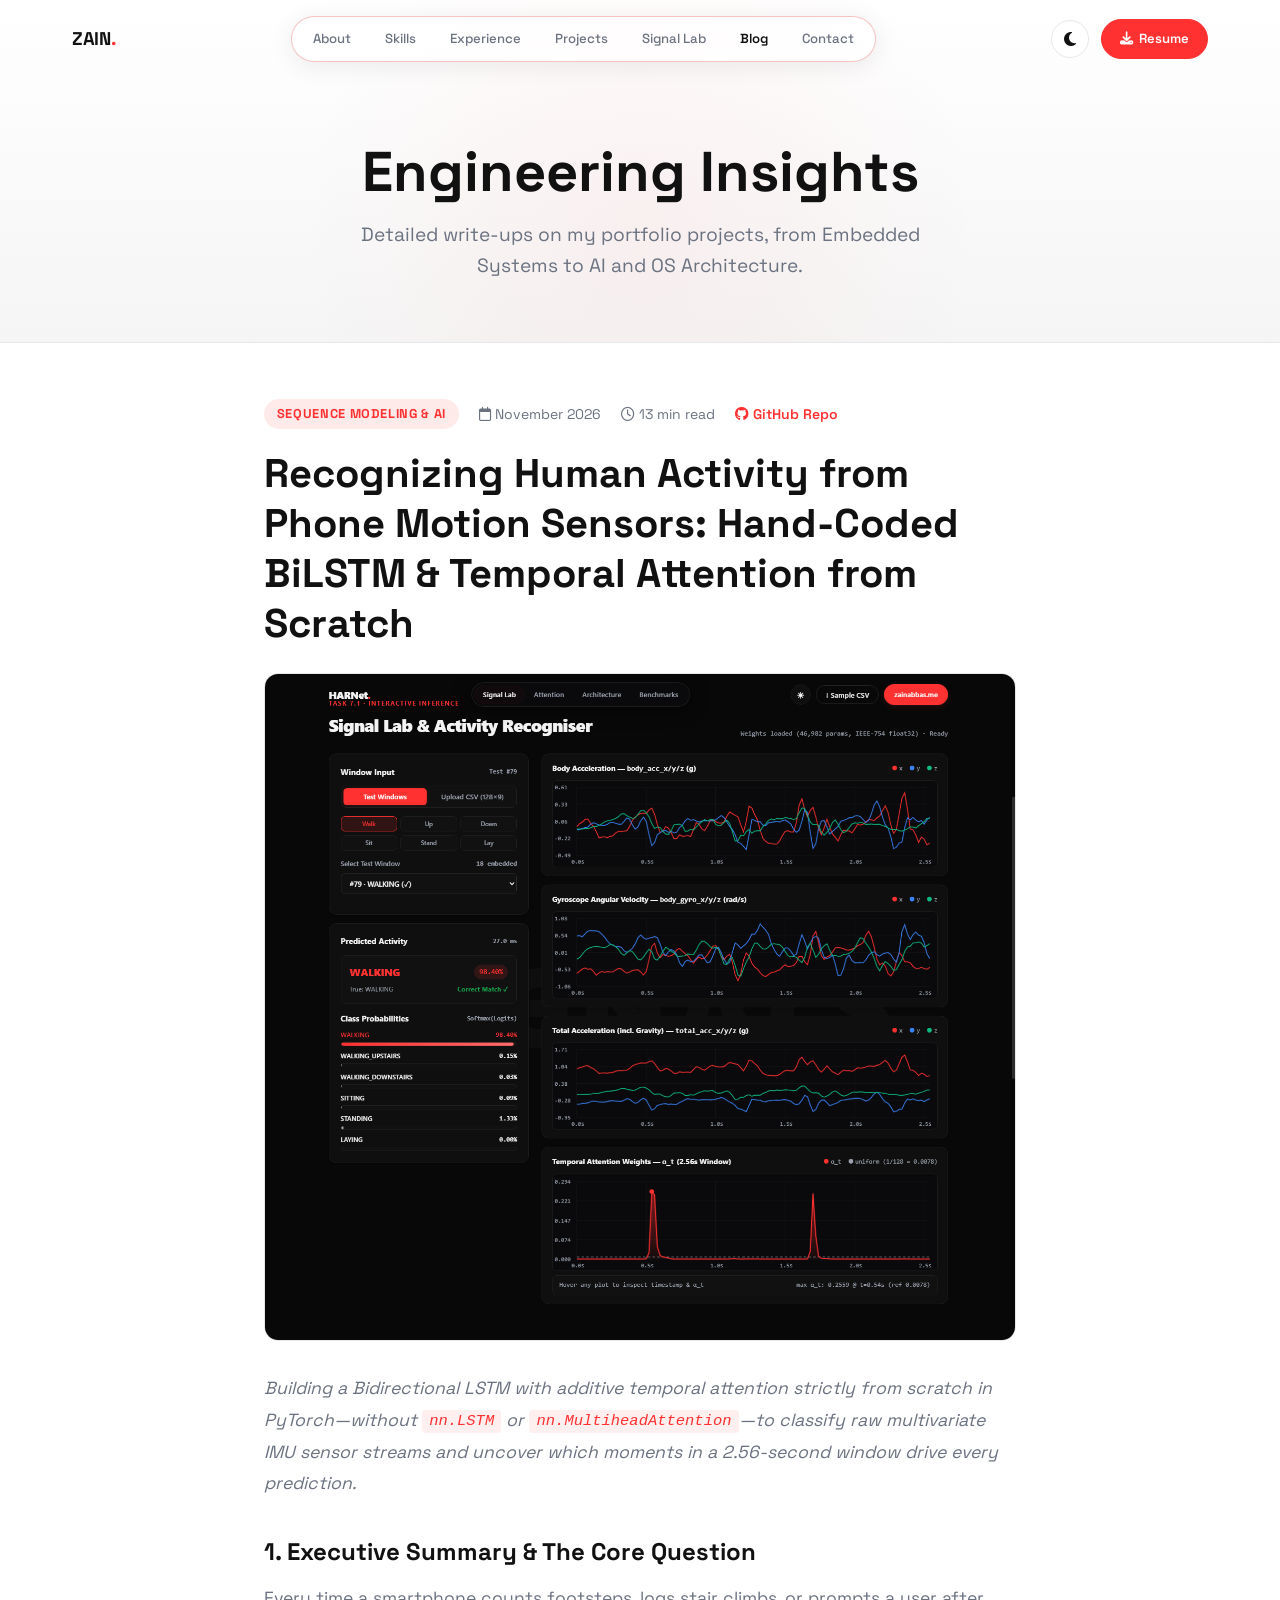
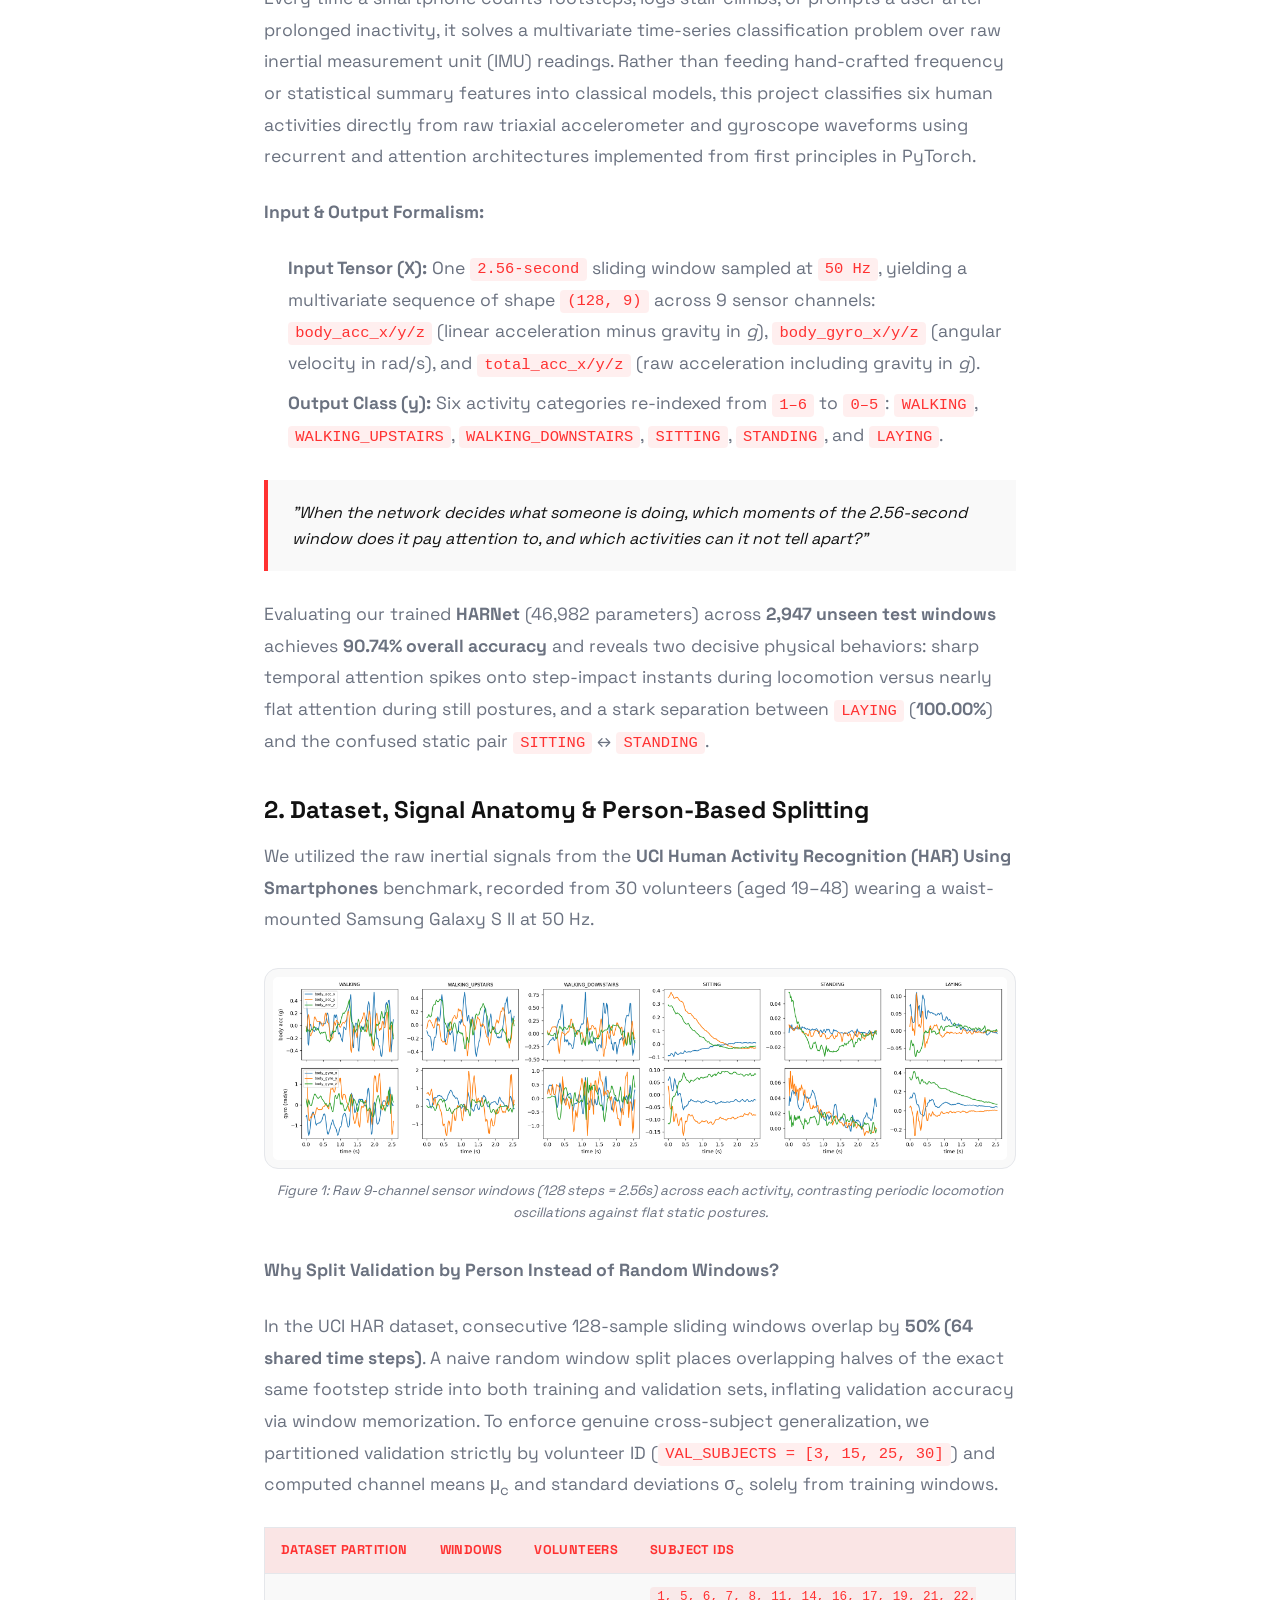
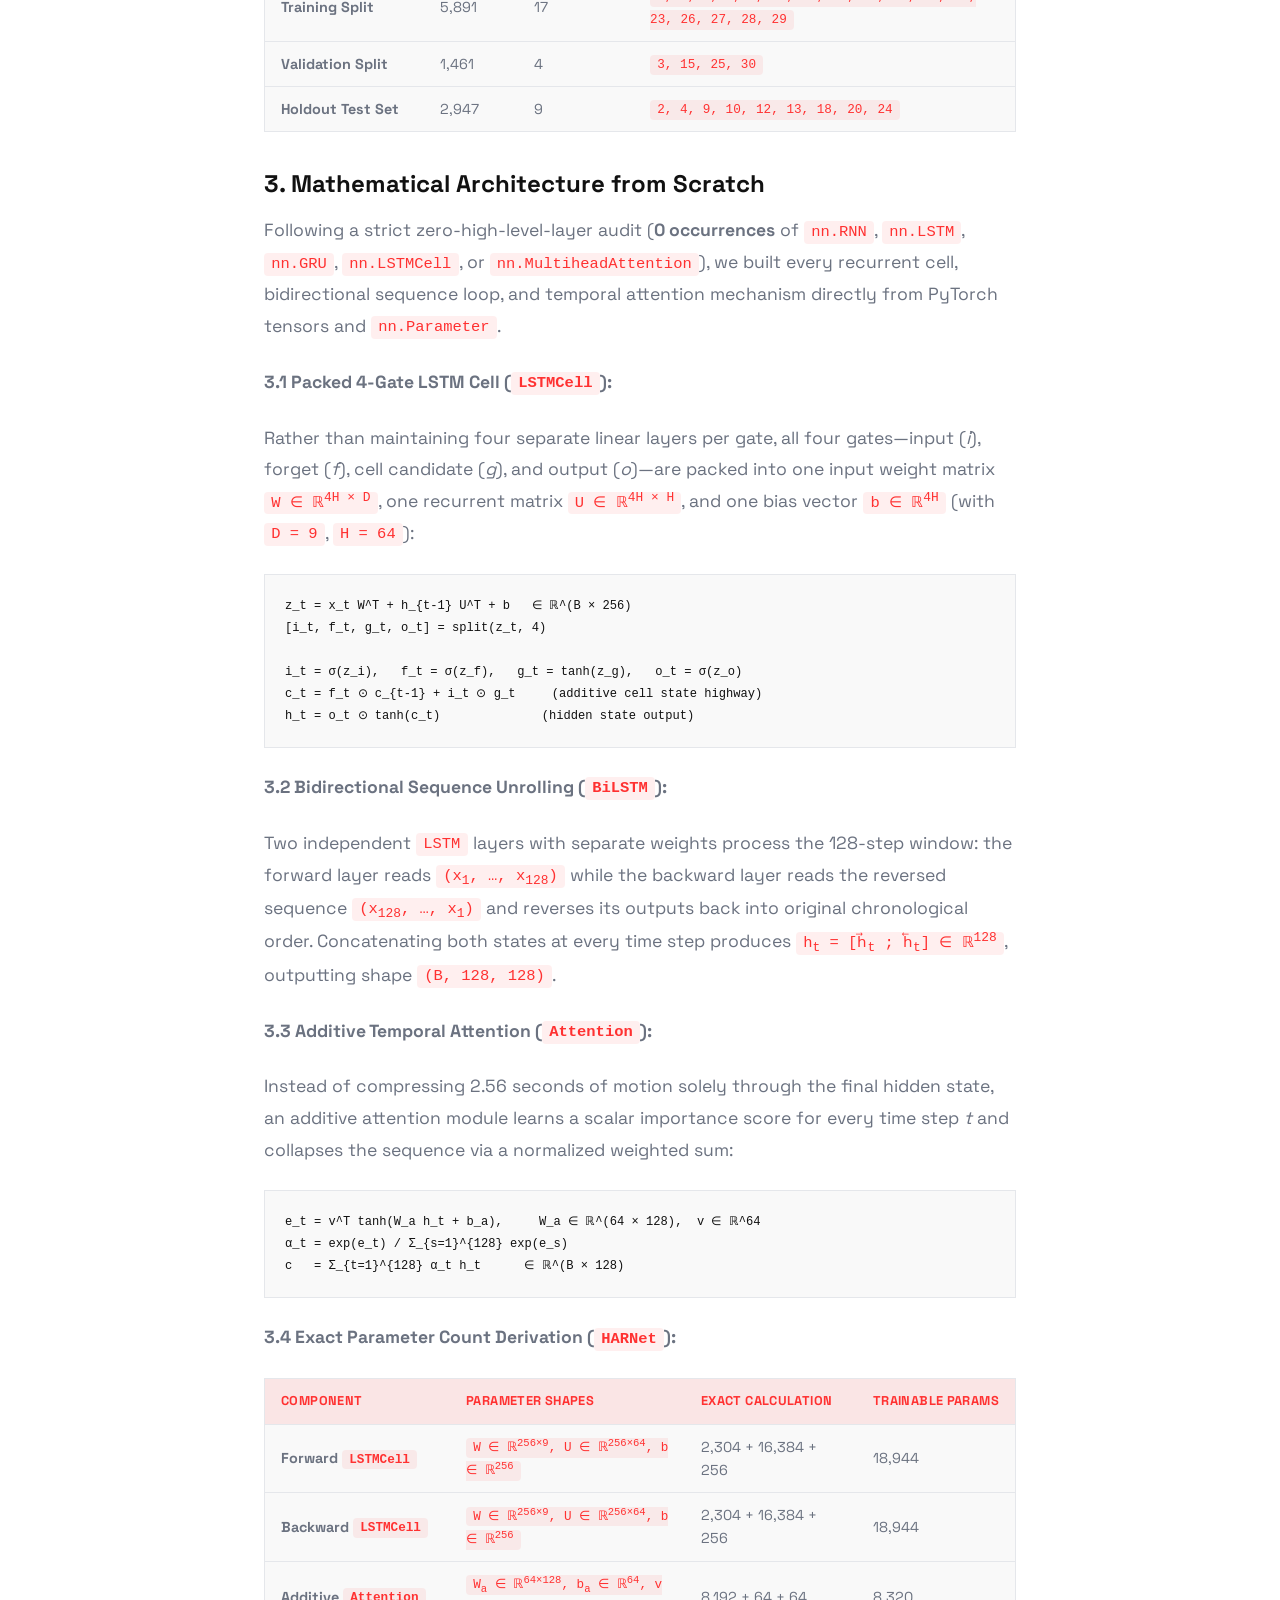
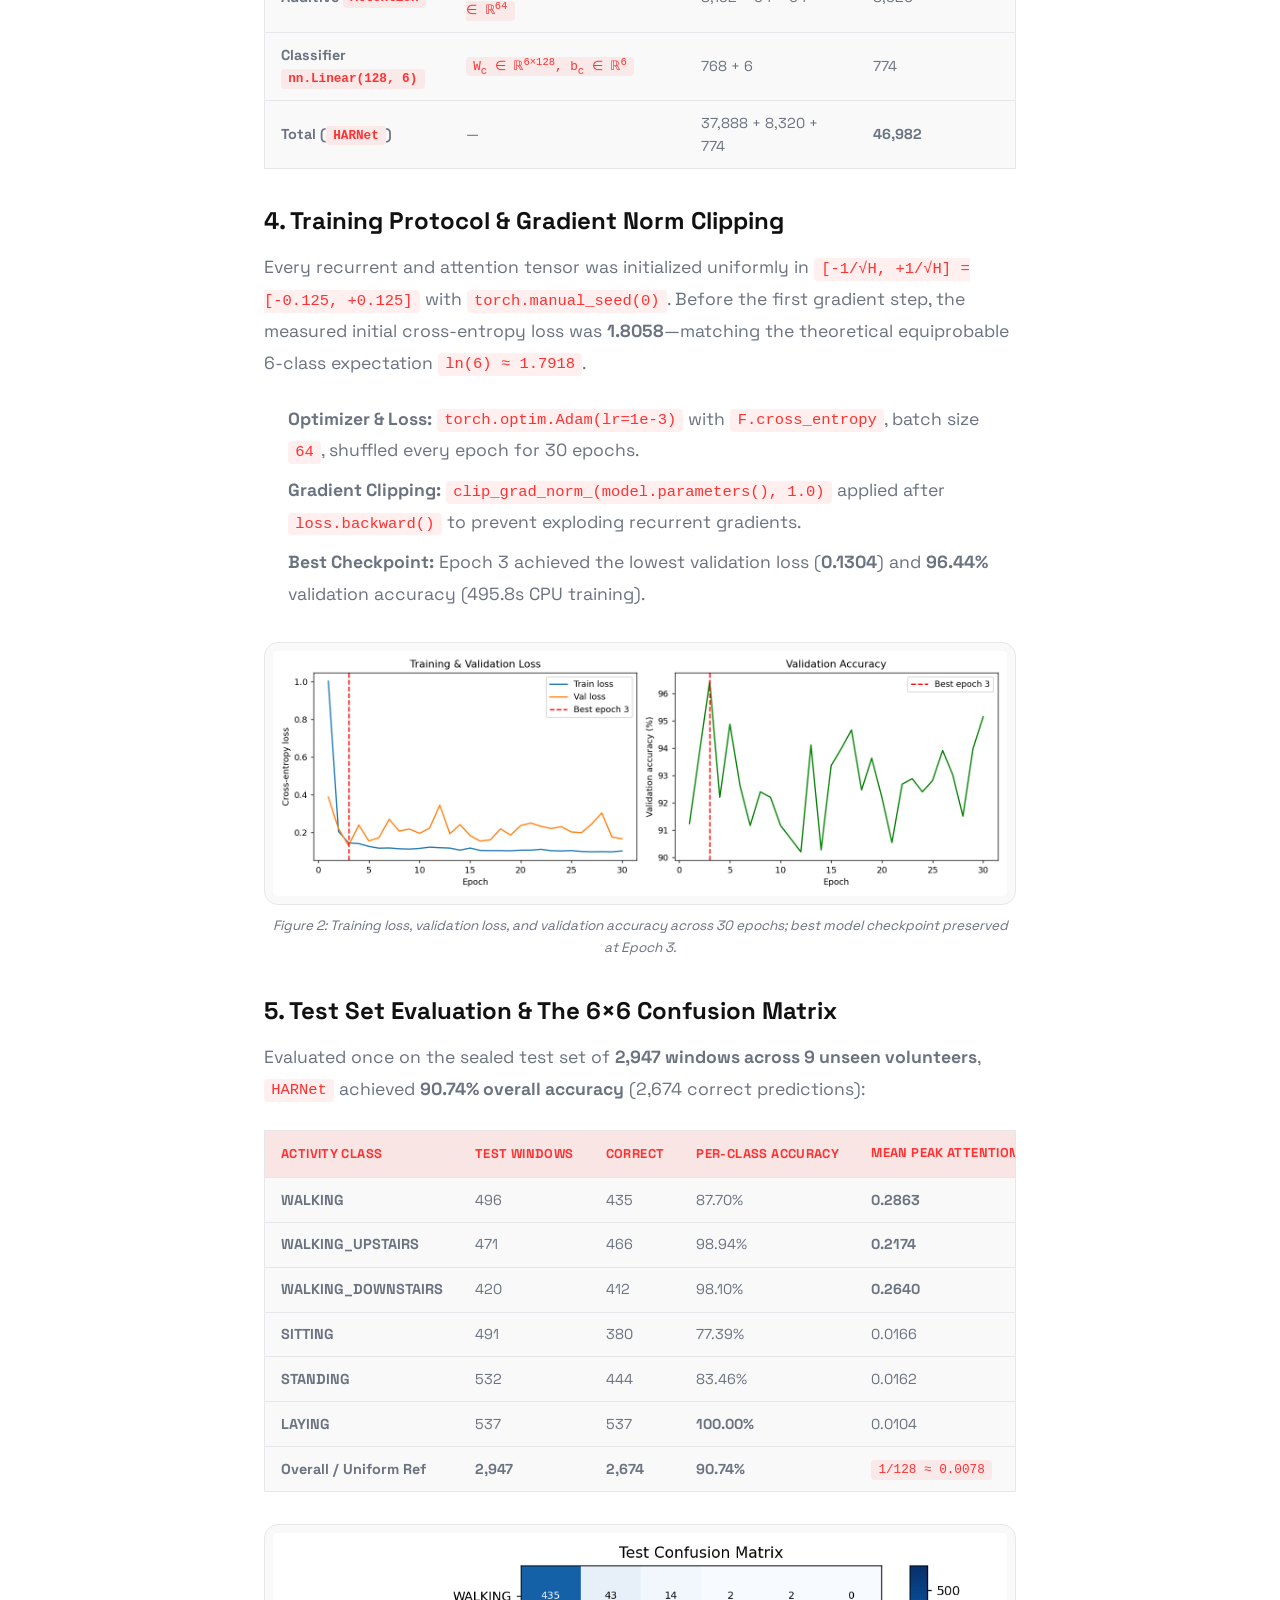
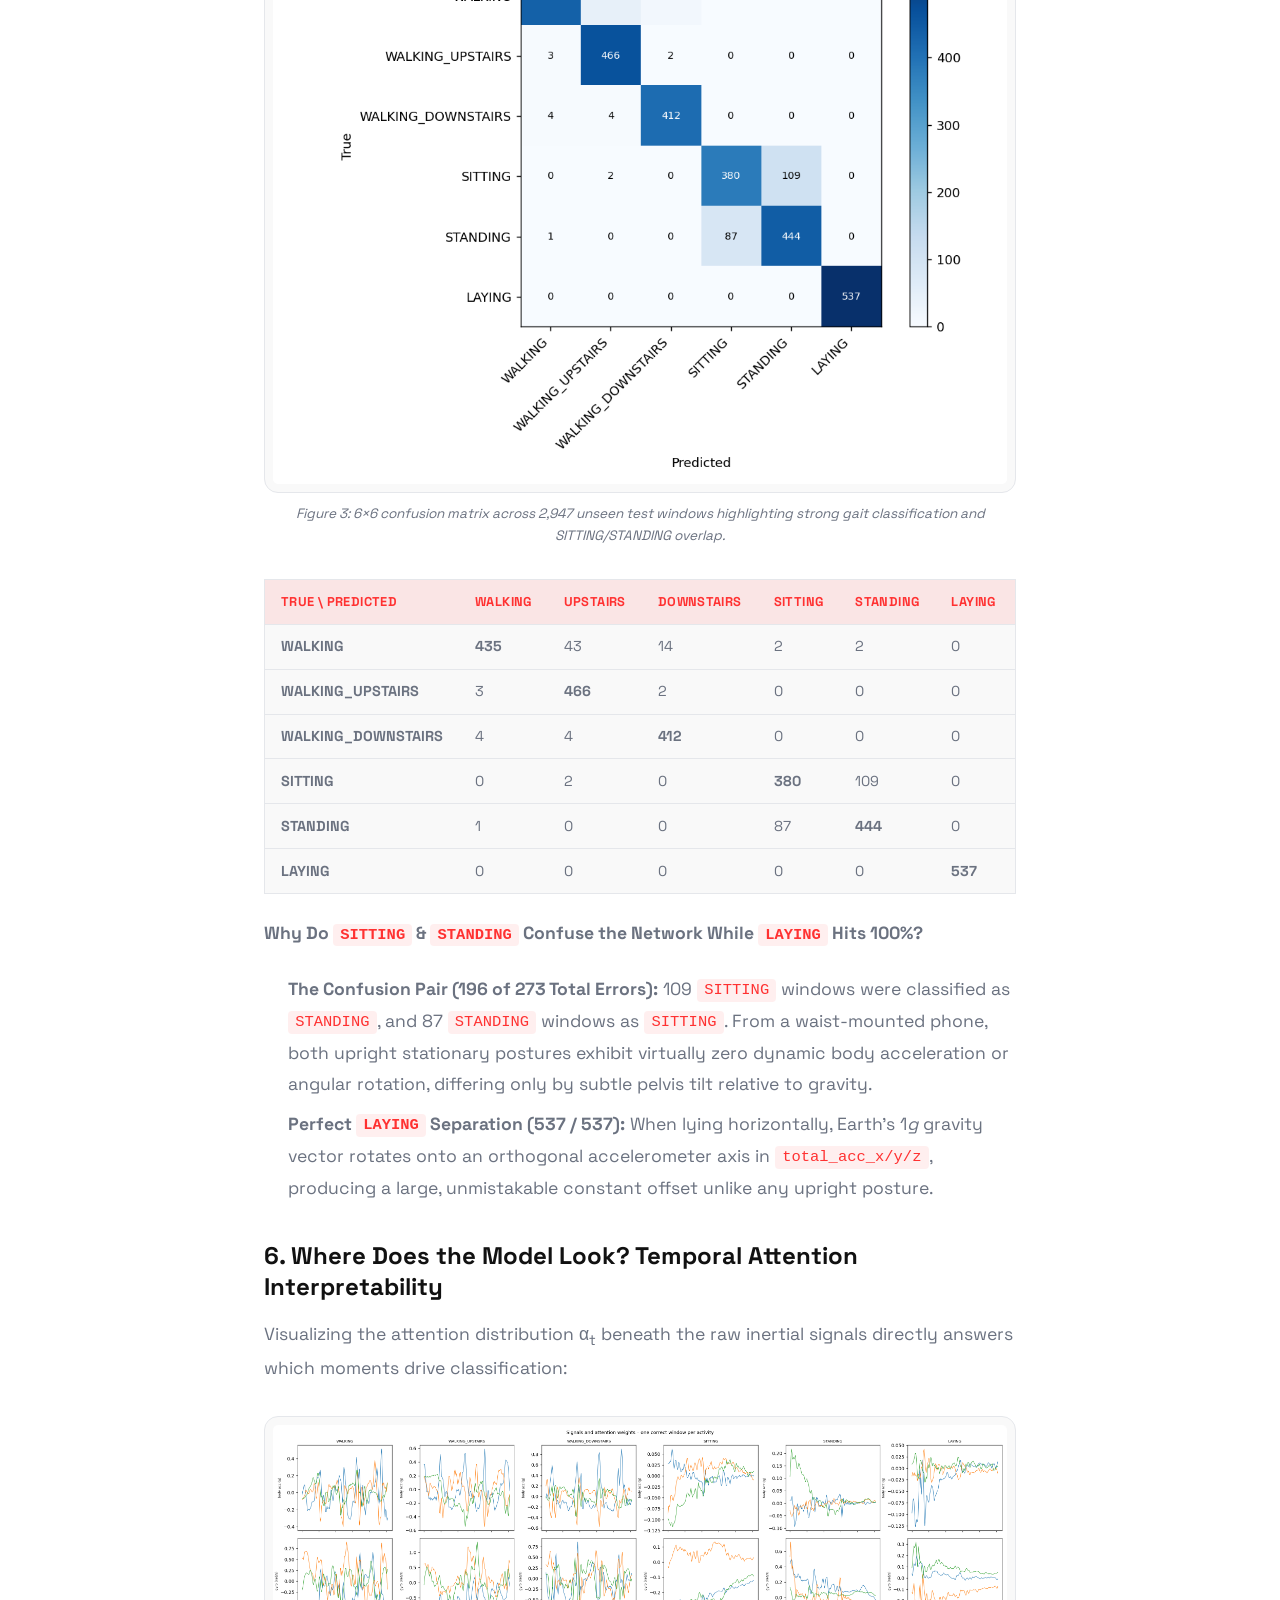
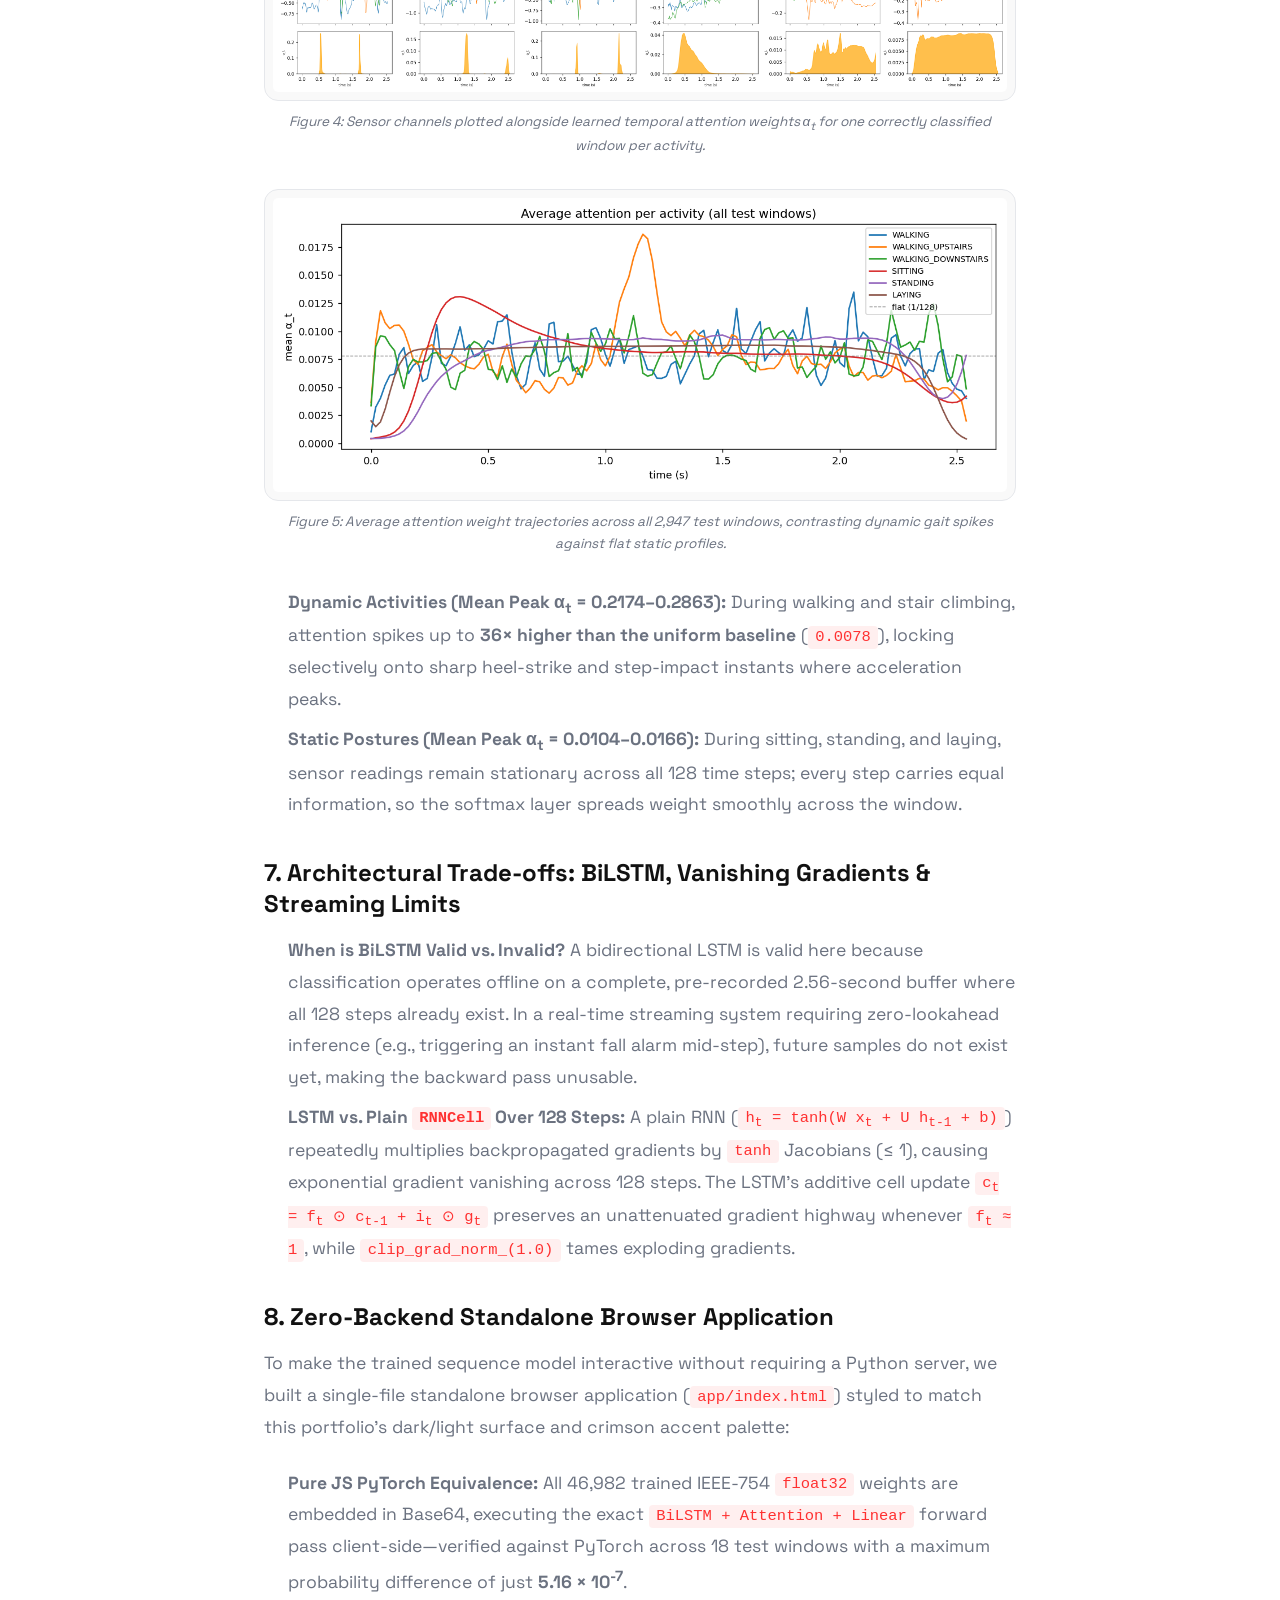
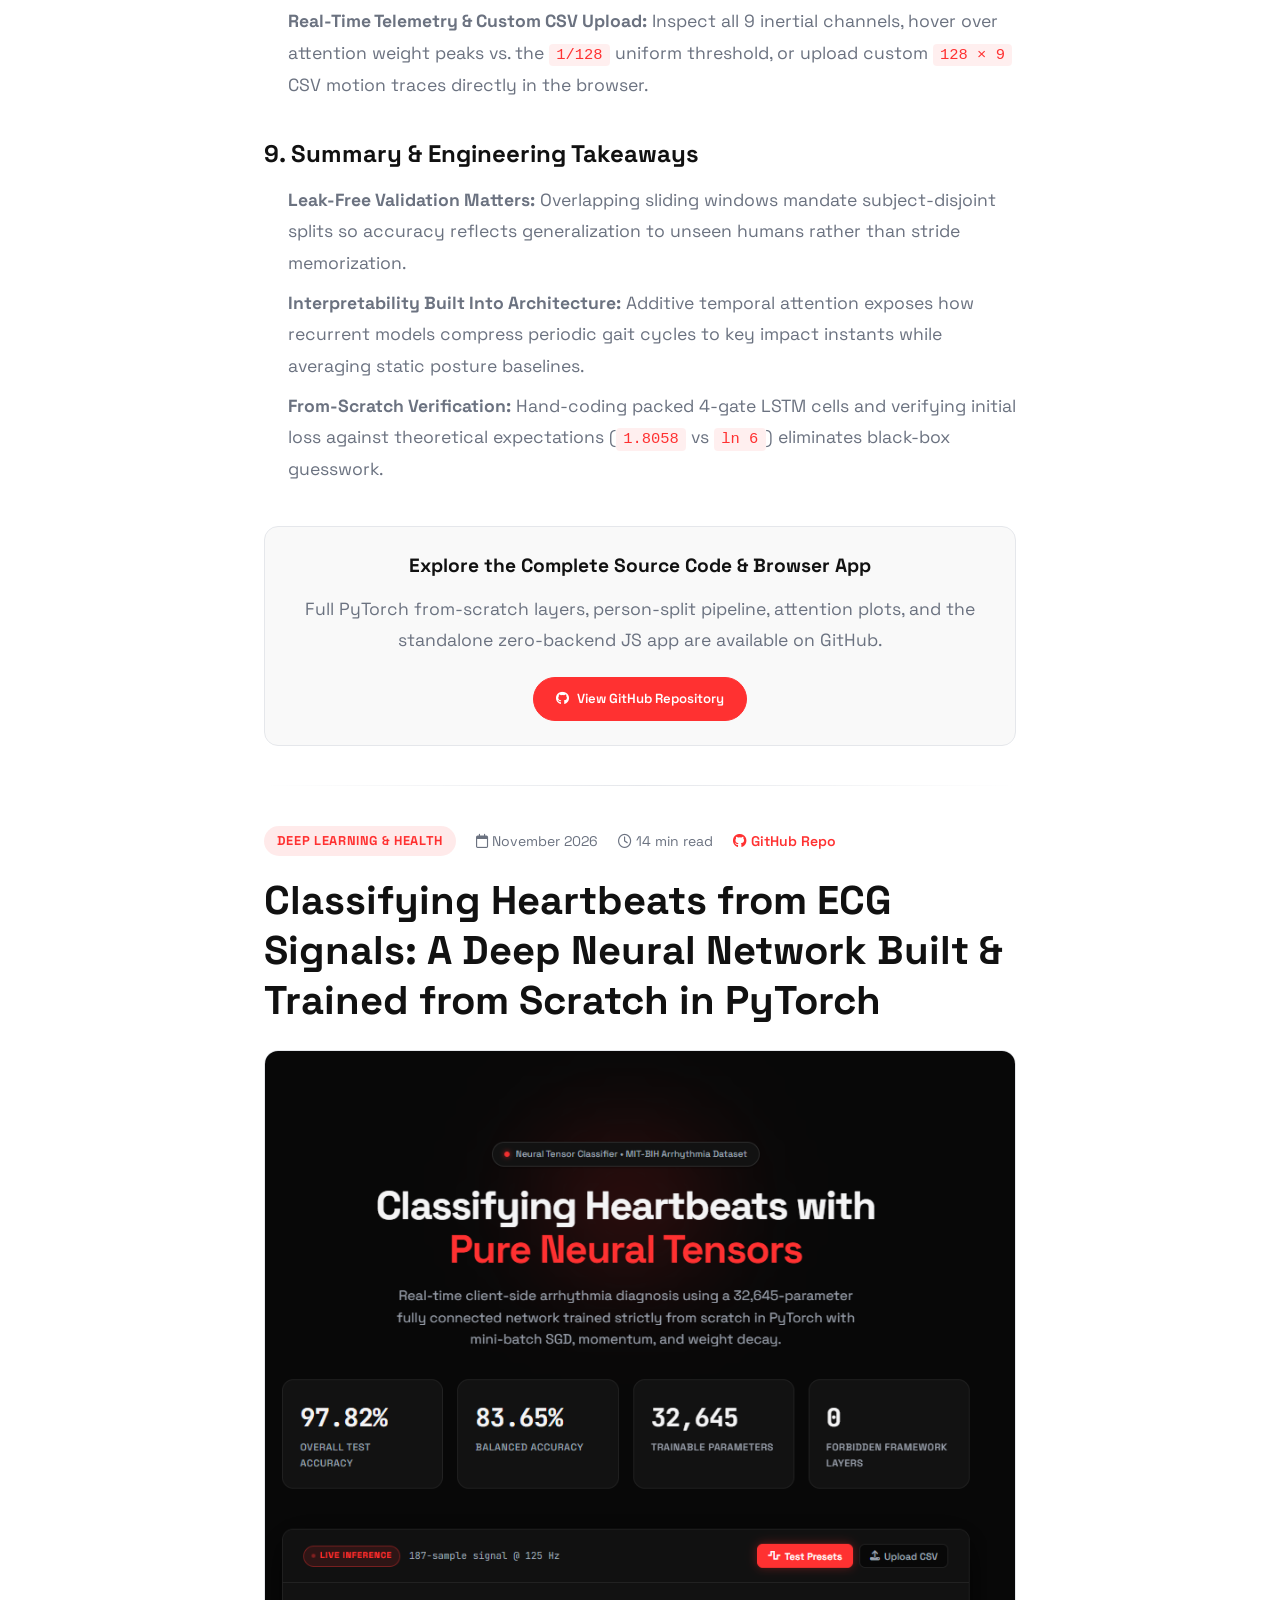
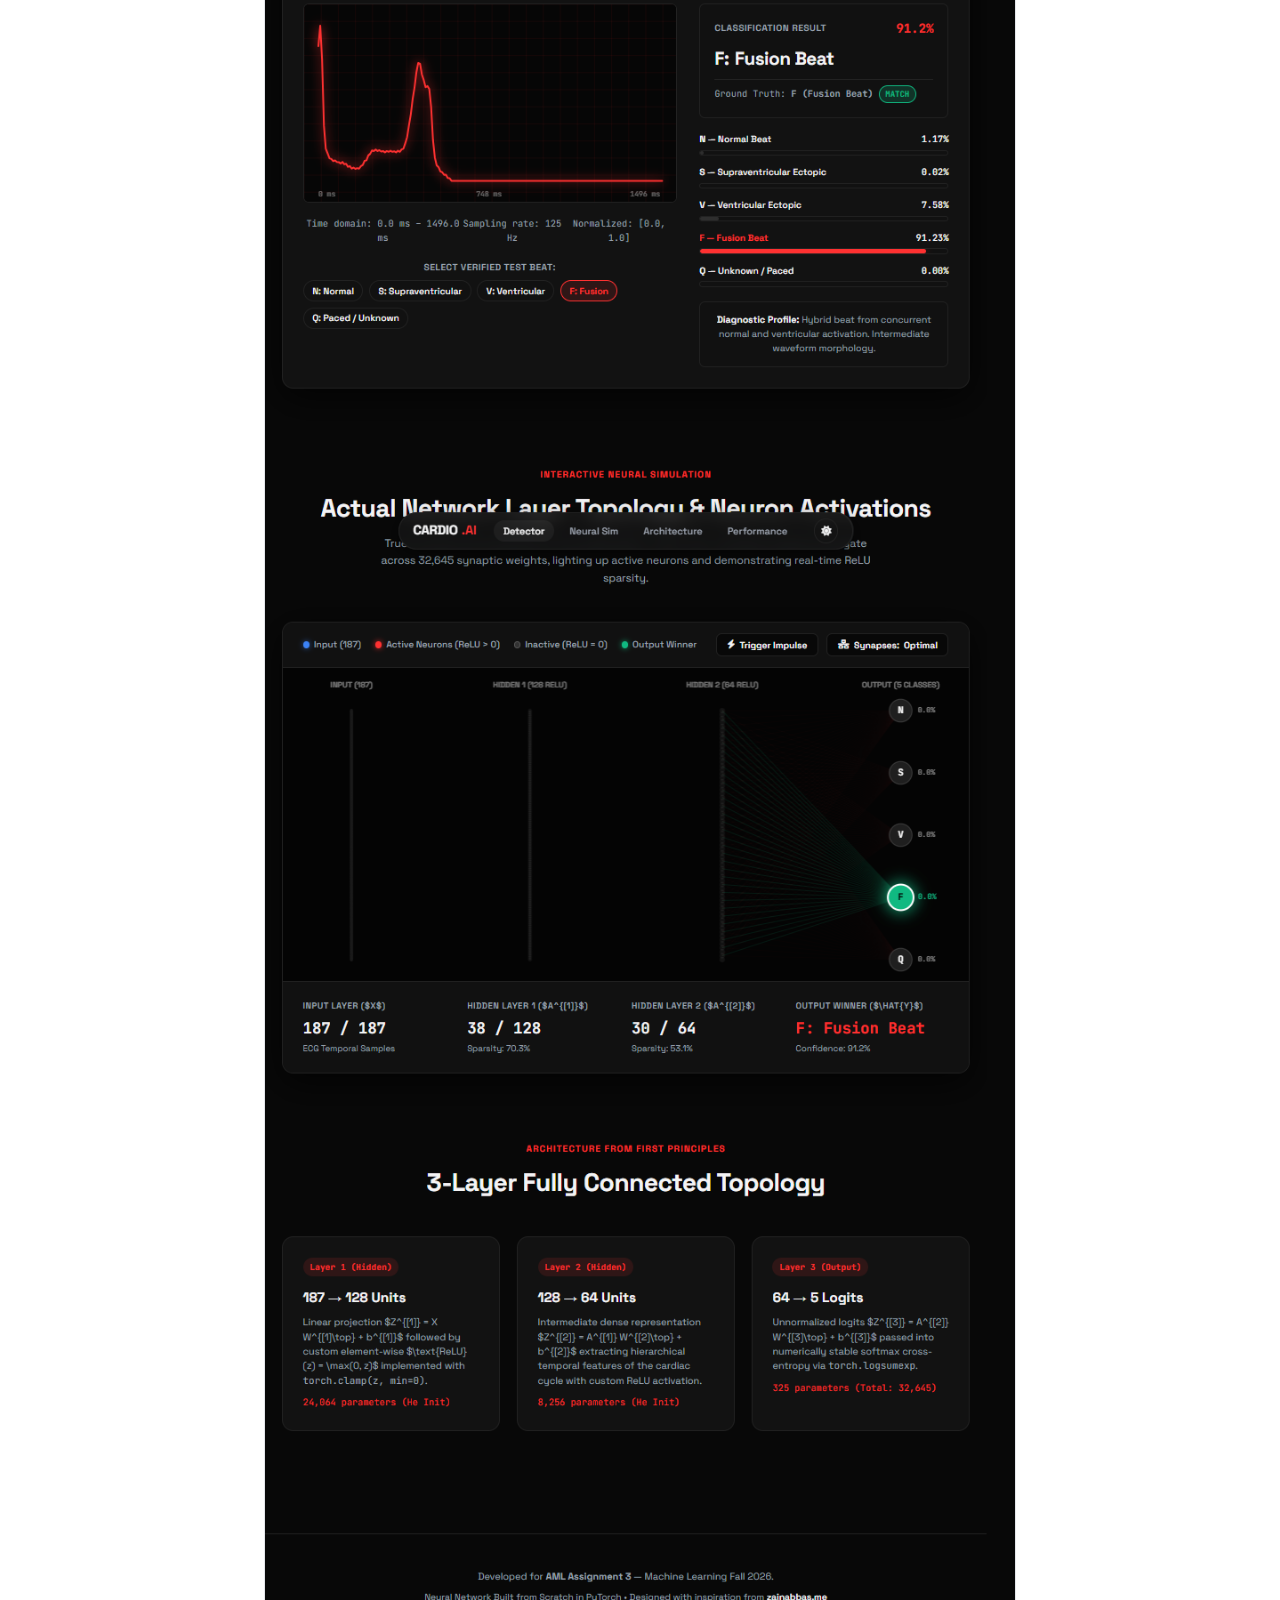
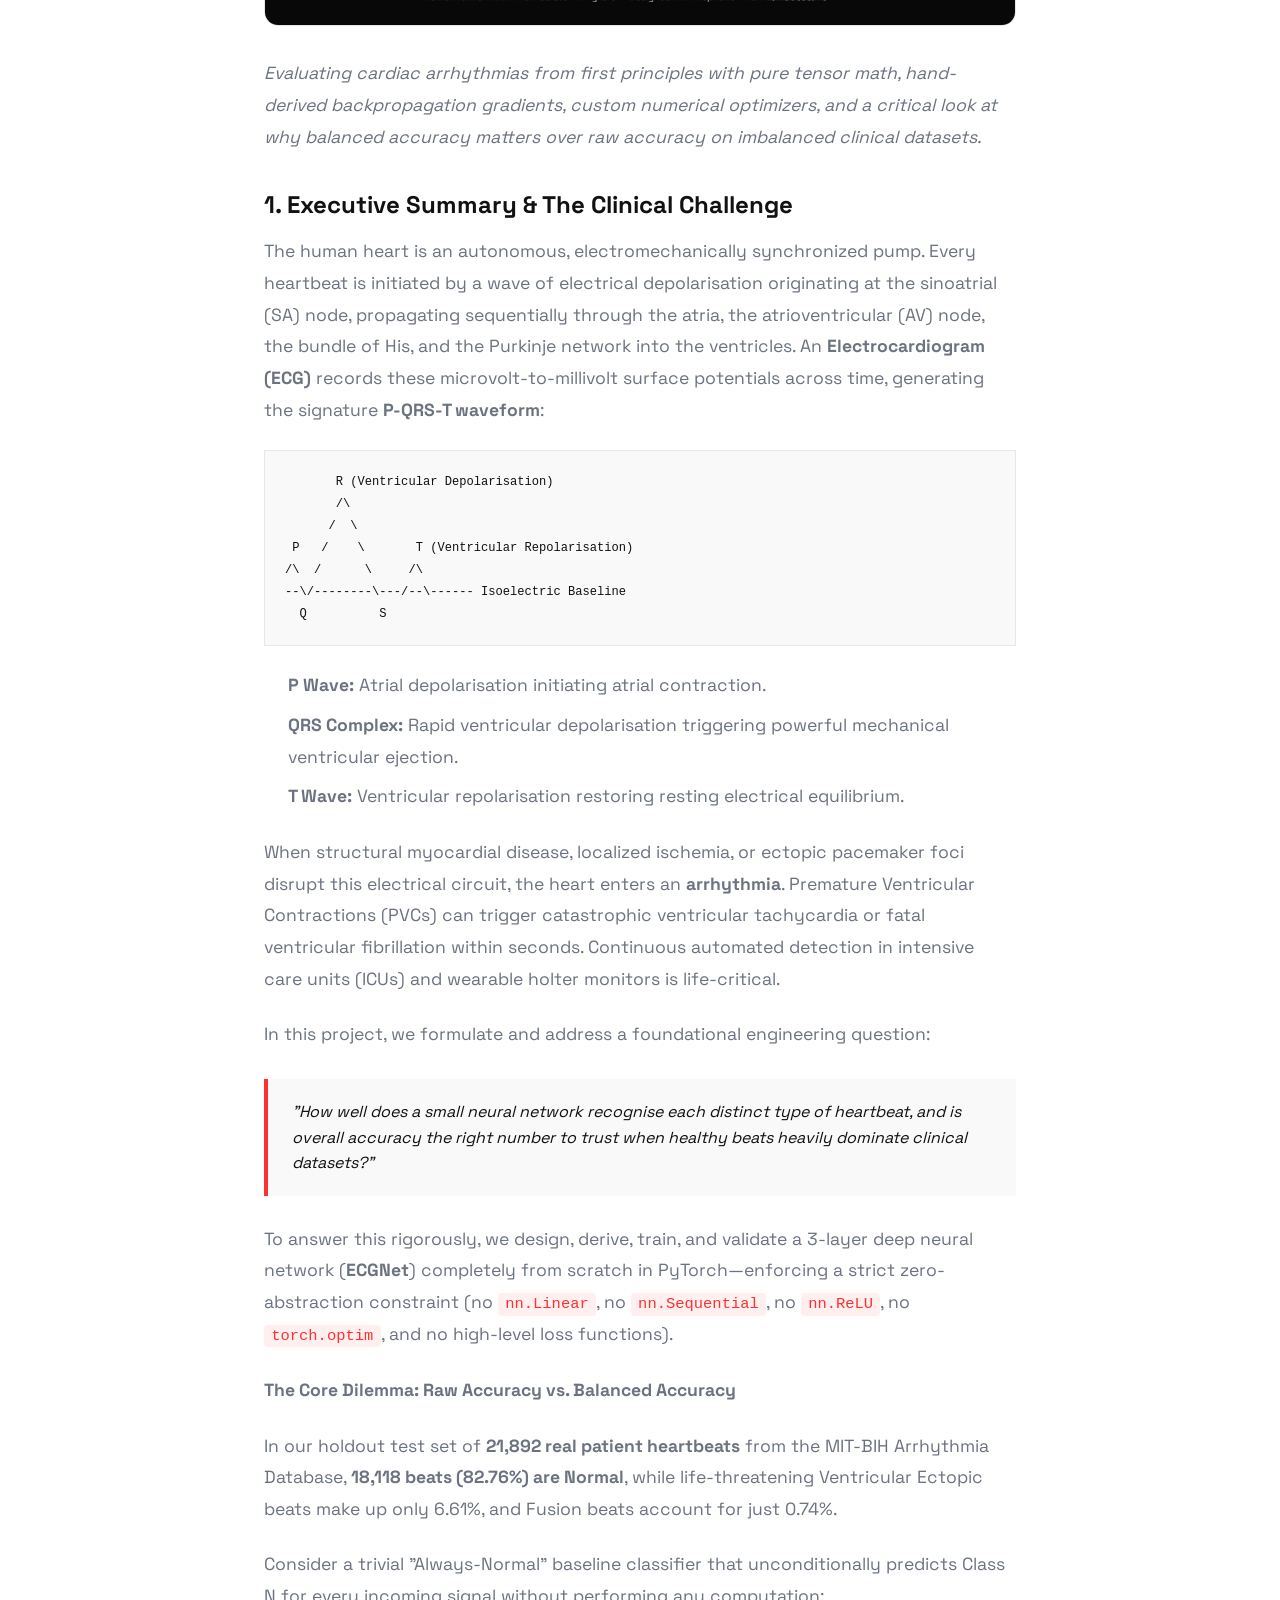
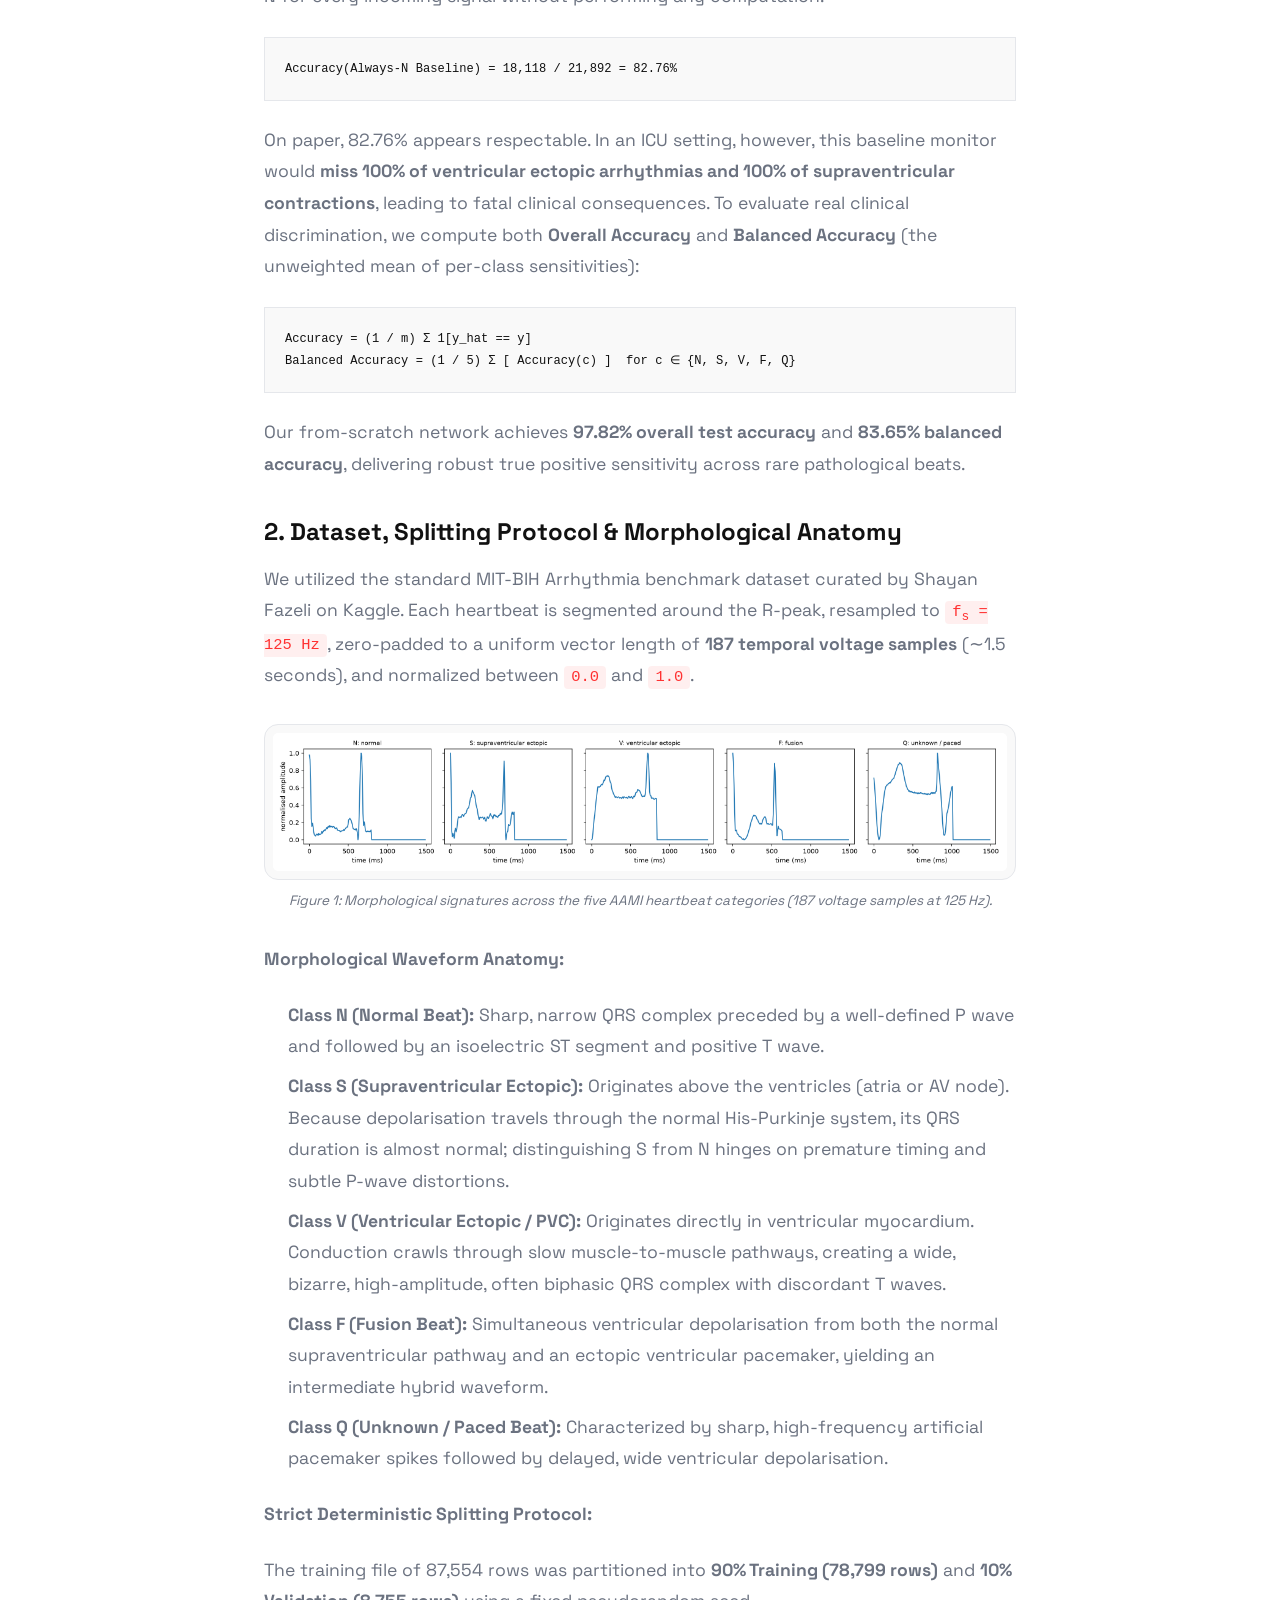
<file: blog.html>
<!DOCTYPE html>
<html lang="en" data-theme="dark">
  <head>
    <meta charset="UTF-8" />
    <meta name="viewport" content="width=device-width, initial-scale=1.0" />
    <title>Blog - Zain Abbas | Electrical Engineer</title>

    <!-- Google Fonts -->
    <link rel="preconnect" href="https://fonts.googleapis.com" />
    <link rel="preconnect" href="https://fonts.gstatic.com" crossorigin />
    <link
      href="https://fonts.googleapis.com/css2?family=Space+Grotesk:wght@300;400;500;600;700&display=swap"
      rel="stylesheet"
    />

    <!-- Font Awesome -->
    <link
      rel="stylesheet"
      href="https://cdnjs.cloudflare.com/ajax/libs/font-awesome/6.4.0/css/all.min.css"
    />

    <!-- Main Stylesheet -->
    <link rel="stylesheet" href="styles.css" />
    <style>
      /* Blog Page Specific Styles */
      .blog-page-hero {
        padding: 140px 0 60px;
        background: linear-gradient(to bottom, var(--bg) 0%, var(--bg-secondary) 100%);
        text-align: center;
        border-bottom: 1px solid var(--border);
        position: relative;
        overflow: hidden;
      }
      .blog-page-hero::after {
        content: '';
        position: absolute;
        top: -50%;
        left: 50%;
        transform: translateX(-50%);
        width: 800px;
        height: 800px;
        background: radial-gradient(circle, var(--accent-glow) 0%, transparent 60%);
        opacity: 0.15;
        z-index: 0;
        pointer-events: none;
      }
      .blog-page-title {
        font-size: clamp(2rem, 6vw, 3.5rem);
        font-weight: 800;
        margin-bottom: 1rem;
        position: relative;
        z-index: 1;
        line-height: 1.15;
      }
      .blog-page-subtitle {
        font-size: clamp(0.95rem, 2.5vw, 1.2rem);
        color: var(--fg-muted);
        max-width: 600px;
        margin: 0 auto;
        position: relative;
        z-index: 1;
      }
      
      .blog-container {
        max-width: 800px;
        margin: 0 auto;
        padding: 3.5rem 1.5rem;
        width: 100%;
      }
      
      .blog-article {
        margin-bottom: 5rem;
        position: relative;
      }
      .blog-article:not(:last-child)::after {
        content: '';
        position: absolute;
        bottom: -2.5rem;
        left: 0;
        width: 100%;
        height: 1px;
        background: linear-gradient(to right, transparent, var(--border), transparent);
      }
      
      .article-meta {
        display: flex;
        align-items: center;
        flex-wrap: wrap;
        gap: 0.75rem 1.25rem;
        font-size: 0.875rem;
        color: var(--fg-muted);
        margin-bottom: 1.25rem;
      }
      .article-tag {
        background: rgba(255,49,49,0.1);
        color: var(--accent);
        padding: 0.3rem 0.8rem;
        border-radius: 9999px;
        font-weight: 700;
        font-size: 0.8rem;
        text-transform: uppercase;
        letter-spacing: 0.05em;
      }
      
      .article-title {
        font-size: clamp(1.4rem, 4.5vw, 2.5rem);
        font-weight: 800;
        margin-bottom: 1.5rem;
        line-height: 1.25;
        color: var(--fg);
        word-wrap: break-word;
        overflow-wrap: break-word;
      }
      
      .article-content p {
        font-size: clamp(0.975rem, 2vw, 1.1rem);
        line-height: 1.8;
        color: var(--fg-muted);
        margin-bottom: 1.5rem;
        word-wrap: break-word;
        overflow-wrap: break-word;
      }
      .article-content h3 {
        font-size: clamp(1.2rem, 3.5vw, 1.5rem);
        margin: 2.25rem 0 1rem;
        color: var(--fg);
        line-height: 1.3;
      }
      .article-content ul {
        margin-bottom: 1.5rem;
        padding-left: 1.5rem;
      }
      .article-content li {
        font-size: clamp(0.975rem, 2vw, 1.1rem);
        line-height: 1.8;
        color: var(--fg-muted);
        margin-bottom: 0.5rem;
        word-wrap: break-word;
        overflow-wrap: break-word;
      }
      
      /* Blockquote style */
      .article-content blockquote {
        border-left: 4px solid var(--accent);
        background: var(--bg-card);
        padding: 1.25rem 1.5rem;
        margin: 1.75rem 0;
        border-radius: 0 var(--radius-md) var(--radius-md) 0;
        font-style: italic;
      }
      
      /* Image placeholders */
      .article-image {
        width: 100%;
        height: clamp(180px, 40vw, 300px);
        border-radius: var(--radius-lg);
        background: var(--bg-card);
        display: flex;
        align-items: center;
        justify-content: center;
        font-size: clamp(2.5rem, 8vw, 4rem);
        color: rgba(255,255,255,0.1);
        margin-bottom: 2rem;
        border: 1px solid var(--border);
        background-size: cover;
        background-position: center;
      }

      /* Blog figure images */
      .article-content .blog-figure {
        margin: 2rem 0;
        text-align: center;
        width: 100%;
      }
      .article-content .blog-figure img {
        width: 100%;
        max-width: 100%;
        height: auto;
        border-radius: var(--radius-lg);
        border: 1px solid var(--border);
        background: var(--bg-card);
        padding: 0.5rem;
        transition: transform 0.3s ease, box-shadow 0.3s ease;
      }
      .article-content .blog-figure img:hover {
        transform: scale(1.015);
        box-shadow: 0 12px 40px rgba(0,0,0,0.4);
      }
      .article-content .blog-figure figcaption {
        font-size: 0.85rem;
        color: var(--fg-muted);
        margin-top: 0.65rem;
        font-style: italic;
        padding: 0 0.5rem;
      }

      /* Blog tables container & table styles */
      .article-table-wrap {
        width: 100%;
        overflow-x: auto;
        -webkit-overflow-scrolling: touch;
        margin: 1.5rem 0;
        border-radius: var(--radius-md);
        border: 1px solid var(--border);
        background: var(--bg-card);
      }
      .article-content table {
        width: 100%;
        min-width: 540px;
        border-collapse: collapse;
        margin: 0;
        font-size: 0.9rem;
        background: transparent;
      }
      .article-content th {
        background: rgba(255,49,49,0.1);
        color: var(--accent);
        padding: 0.75rem 1rem;
        text-align: left;
        font-weight: 700;
        font-size: 0.8rem;
        text-transform: uppercase;
        letter-spacing: 0.03em;
        white-space: nowrap;
      }
      .article-content td {
        padding: 0.65rem 1rem;
        color: var(--fg-muted);
        border-top: 1px solid var(--border);
      }
      .article-content tr:hover td {
        background: rgba(255,255,255,0.02);
      }

      /* Inline code in blog */
      .article-content code {
        background: rgba(255,49,49,0.08);
        color: var(--accent);
        padding: 0.15rem 0.45rem;
        border-radius: 4px;
        font-size: 0.88em;
        font-family: 'Courier New', monospace;
        word-break: break-word;
      }

      /* Preformatted code blocks */
      .article-content pre {
        background: var(--bg-card);
        border: 1px solid var(--border);
        border-radius: var(--radius-md);
        padding: 1.25rem;
        overflow-x: auto;
        font-family: 'Courier New', monospace;
        font-size: 0.86rem;
        line-height: 1.6;
        color: var(--fg);
        margin: 1.5rem 0;
      }
      .article-content pre code {
        background: transparent;
        color: inherit;
        padding: 0;
        border-radius: 0;
      }

      /* Web UI screenshot image */
      .article-image-real {
        width: 100%;
        border-radius: var(--radius-lg);
        margin-bottom: 2rem;
        border: 1px solid var(--border);
        overflow: hidden;
      }
      .article-image-real img {
        width: 100%;
        height: auto;
        display: block;
      }

      /* Media Queries for responsive adjustments */
      @media (max-width: 768px) {
        .blog-page-hero {
          padding: 110px 1rem 45px;
        }
        .blog-container {
          padding: 2.5rem 1.25rem;
        }
        .blog-article {
          margin-bottom: 4rem;
        }
        .blog-article:not(:last-child)::after {
          bottom: -2rem;
        }
        .article-content blockquote {
          padding: 1rem 1.1rem;
          margin: 1.5rem 0;
        }
      }

      @media (max-width: 480px) {
        .blog-page-hero {
          padding: 95px 0.85rem 35px;
        }
        .blog-container {
          padding: 1.75rem 0.85rem;
        }
        .blog-article {
          margin-bottom: 3rem;
        }
        .article-meta {
          gap: 0.4rem 0.75rem;
          font-size: 0.8rem;
        }
        .article-content ul {
          padding-left: 1rem;
        }
        .article-content blockquote {
          padding: 0.85rem 1rem;
          margin: 1.25rem 0;
          border-left-width: 3px;
          font-size: 0.9rem;
        }
        .article-content .blog-figure img {
          padding: 0.25rem;
        }
      }
    </style>
  </head>
  <body>
    <!-- ══════════════════════════════════════════════
     NAVBAR — Spotlight Floating Pill
    ══════════════════════════════════════════════ -->
    <header id="navbar">
      <div class="nav-shell">
        <!-- Logo -->
        <a href="index.html#hero" class="nav-logo">ZAIN<span>.</span></a>

        <!-- Floating pill nav -->
        <nav
          class="nav-pill"
          id="nav-pill"
          role="navigation"
          aria-label="Main navigation"
        >
          <!-- Spotlight glow blob -->
          <div class="nav-spotlight" id="nav-spotlight"></div>
          <!-- Active indicator slide -->
          <div class="nav-indicator" id="nav-indicator"></div>

          <a href="index.html#about" class="nav-item" data-section="about">About</a>
          <a href="index.html#skills" class="nav-item" data-section="skills">Skills</a>
          <a href="index.html#experience" class="nav-item" data-section="experience">Experience</a>
          <a href="index.html#projects" class="nav-item" data-section="projects">Projects</a>
          <a href="index.html#signal-lab" class="nav-item" data-section="signal-lab">Signal Lab</a>
          <a href="#" class="nav-item active" data-section="blog">Blog</a>
          <a href="index.html#contact" class="nav-item" data-section="contact">Contact</a>
        </nav>

        <!-- Right actions -->
        <div class="nav-actions">
          <button
            id="theme-toggle"
            aria-label="Toggle theme"
            title="Toggle dark/light mode"
          >
            <i class="fa-solid fa-moon" id="theme-icon"></i>
          </button>
          <a href="CV/Resume.pdf" download class="btn-primary">
            <i class="fa-solid fa-download"></i> Resume
          </a>
          <button id="menu-toggle" aria-label="Open menu">
            <span></span><span></span><span></span>
          </button>
        </div>
      </div>

      <!-- Mobile Menu -->
      <div class="mobile-menu" id="mobile-menu">
        <a href="index.html#about">About</a>
        <a href="index.html#skills">Skills</a>
        <a href="index.html#experience">Experience</a>
        <a href="index.html#projects">Projects</a>
        <a href="index.html#signal-lab">Signal Lab</a>
        <a href="#">Blog</a>
        <a href="index.html#contact">Contact</a>
      </div>
    </header>

    <!-- ══════════════════════════════════════════════
     BLOG HEADER
══════════════════════════════════════════════ -->
    <section class="blog-page-hero">
      <div class="container">
        <h1 class="blog-page-title">Engineering Insights</h1>
        <p class="blog-page-subtitle">Detailed write-ups on my portfolio projects, from Embedded Systems to AI and OS Architecture.</p>
      </div>
    </section>

    <!-- ══════════════════════════════════════════════
     MAIN CONTENT
══════════════════════════════════════════════ -->
    <main class="blog-container">

      <!-- ARTICLE: HUMAN ACTIVITY RECOGNITION (BiLSTM + ATTENTION) -->
      <article class="blog-article" id="har-bilstm-attention">
        <div class="article-meta">
          <span class="article-tag">Sequence Modeling &amp; AI</span>
          <span><i class="fa-regular fa-calendar"></i> November 2026</span>
          <span><i class="fa-regular fa-clock"></i> 13 min read</span>
          <span><a href="https://github.com/F236108/Human-Activity-Recognition-from-Phone-Motion" target="_blank" rel="noopener" style="color: var(--accent); font-weight: 600;"><i class="fa-brands fa-github"></i> GitHub Repo</a></span>
        </div>
        <h2 class="article-title">Recognizing Human Activity from Phone Motion Sensors: Hand-Coded BiLSTM &amp; Temporal Attention from Scratch</h2>
        <div class="article-image-real">
          <img src="Images/blog/har/frontend_screenshot.png" alt="HARNet Interactive Browser Application with Sensor Waveforms and Attention Weights" loading="lazy" />
        </div>
        <div class="article-content">
          <p>
            <em>Building a Bidirectional LSTM with additive temporal attention strictly from scratch in PyTorch—without <code>nn.LSTM</code> or <code>nn.MultiheadAttention</code>—to classify raw multivariate IMU sensor streams and uncover which moments in a 2.56-second window drive every prediction.</em>
          </p>

          <h3>1. Executive Summary &amp; The Core Question</h3>
          <p>
            Every time a smartphone counts footsteps, logs stair climbs, or prompts a user after prolonged inactivity, it solves a multivariate time-series classification problem over raw inertial measurement unit (IMU) readings. Rather than feeding hand-crafted frequency or statistical summary features into classical models, this project classifies six human activities directly from raw triaxial accelerometer and gyroscope waveforms using recurrent and attention architectures implemented from first principles in PyTorch.
          </p>

          <p><strong>Input &amp; Output Formalism:</strong></p>
          <ul>
            <li><strong>Input Tensor (X):</strong> One <code>2.56-second</code> sliding window sampled at <code>50 Hz</code>, yielding a multivariate sequence of shape <code>(128, 9)</code> across 9 sensor channels:
              <code>body_acc_x/y/z</code> (linear acceleration minus gravity in <em>g</em>), <code>body_gyro_x/y/z</code> (angular velocity in rad/s), and <code>total_acc_x/y/z</code> (raw acceleration including gravity in <em>g</em>).
            </li>
            <li><strong>Output Class (y):</strong> Six activity categories re-indexed from <code>1–6</code> to <code>0–5</code>: <code>WALKING</code>, <code>WALKING_UPSTAIRS</code>, <code>WALKING_DOWNSTAIRS</code>, <code>SITTING</code>, <code>STANDING</code>, and <code>LAYING</code>.</li>
          </ul>

          <blockquote>
            "When the network decides what someone is doing, which moments of the 2.56-second window does it pay attention to, and which activities can it not tell apart?"
          </blockquote>

          <p>
            Evaluating our trained <strong>HARNet</strong> (46,982 parameters) across <strong>2,947 unseen test windows</strong> achieves <strong>90.74% overall accuracy</strong> and reveals two decisive physical behaviors: sharp temporal attention spikes onto step-impact instants during locomotion versus nearly flat attention during still postures, and a stark separation between <code>LAYING</code> (<strong>100.00%</strong>) and the confused static pair <code>SITTING</code> &harr; <code>STANDING</code>.
          </p>

          <h3>2. Dataset, Signal Anatomy &amp; Person-Based Splitting</h3>
          <p>
            We utilized the raw inertial signals from the <strong>UCI Human Activity Recognition (HAR) Using Smartphones</strong> benchmark, recorded from 30 volunteers (aged 19–48) wearing a waist-mounted Samsung Galaxy S II at 50 Hz.
          </p>

          <figure class="blog-figure">
            <img src="Images/blog/har/example_windows.png" alt="Example 2.56-Second Sensor Windows Across All Six Activities" loading="lazy" />
            <figcaption>Figure 1: Raw 9-channel sensor windows (128 steps = 2.56s) across each activity, contrasting periodic locomotion oscillations against flat static postures.</figcaption>
          </figure>

          <p><strong>Why Split Validation by Person Instead of Random Windows?</strong></p>
          <p>
            In the UCI HAR dataset, consecutive 128-sample sliding windows overlap by <strong>50% (64 shared time steps)</strong>. A naive random window split places overlapping halves of the exact same footstep stride into both training and validation sets, inflating validation accuracy via window memorization. To enforce genuine cross-subject generalization, we partitioned validation strictly by volunteer ID (<code>VAL_SUBJECTS = [3, 15, 25, 30]</code>) and computed channel means &mu;<sub>c</sub> and standard deviations &sigma;<sub>c</sub> solely from training windows.
          </p>

          <div class="article-table-wrap">
            <table>
              <thead>
                <tr>
                  <th>Dataset Partition</th>
                  <th>Windows</th>
                  <th>Volunteers</th>
                  <th>Subject IDs</th>
                </tr>
              </thead>
              <tbody>
                <tr><td><strong>Training Split</strong></td><td>5,891</td><td>17</td><td><code>1, 5, 6, 7, 8, 11, 14, 16, 17, 19, 21, 22, 23, 26, 27, 28, 29</code></td></tr>
                <tr><td><strong>Validation Split</strong></td><td>1,461</td><td>4</td><td><code>3, 15, 25, 30</code></td></tr>
                <tr><td><strong>Holdout Test Set</strong></td><td>2,947</td><td>9</td><td><code>2, 4, 9, 10, 12, 13, 18, 20, 24</code></td></tr>
              </tbody>
            </table>
          </div>

          <h3>3. Mathematical Architecture from Scratch</h3>
          <p>
            Following a strict zero-high-level-layer audit (<strong>0 occurrences</strong> of <code>nn.RNN</code>, <code>nn.LSTM</code>, <code>nn.GRU</code>, <code>nn.LSTMCell</code>, or <code>nn.MultiheadAttention</code>), we built every recurrent cell, bidirectional sequence loop, and temporal attention mechanism directly from PyTorch tensors and <code>nn.Parameter</code>.
          </p>

          <p><strong>3.1 Packed 4-Gate LSTM Cell (<code>LSTMCell</code>):</strong></p>
          <p>
            Rather than maintaining four separate linear layers per gate, all four gates—input (<em>i</em>), forget (<em>f</em>), cell candidate (<em>g</em>), and output (<em>o</em>)—are packed into one input weight matrix <code>W &isin; &reals;<sup>4H &times; D</sup></code>, one recurrent matrix <code>U &isin; &reals;<sup>4H &times; H</sup></code>, and one bias vector <code>b &isin; &reals;<sup>4H</sup></code> (with <code>D = 9</code>, <code>H = 64</code>):
          </p>

          <pre><code>z_t = x_t W^T + h_{t-1} U^T + b   &isin; &reals;^(B &times; 256)
[i_t, f_t, g_t, o_t] = split(z_t, 4)

i_t = &sigma;(z_i),   f_t = &sigma;(z_f),   g_t = tanh(z_g),   o_t = &sigma;(z_o)
c_t = f_t &odot; c_{t-1} + i_t &odot; g_t     (additive cell state highway)
h_t = o_t &odot; tanh(c_t)              (hidden state output)</code></pre>

          <p><strong>3.2 Bidirectional Sequence Unrolling (<code>BiLSTM</code>):</strong></p>
          <p>
            Two independent <code>LSTM</code> layers with separate weights process the 128-step window: the forward layer reads <code>(x<sub>1</sub>, &hellip;, x<sub>128</sub>)</code> while the backward layer reads the reversed sequence <code>(x<sub>128</sub>, &hellip;, x<sub>1</sub>)</code> and reverses its outputs back into original chronological order. Concatenating both states at every time step produces <code>h<sub>t</sub> = [h&#8407;<sub>t</sub> ; h&#8406;<sub>t</sub>] &isin; &reals;<sup>128</sup></code>, outputting shape <code>(B, 128, 128)</code>.
          </p>

          <p><strong>3.3 Additive Temporal Attention (<code>Attention</code>):</strong></p>
          <p>
            Instead of compressing 2.56 seconds of motion solely through the final hidden state, an additive attention module learns a scalar importance score for every time step <em>t</em> and collapses the sequence via a normalized weighted sum:
          </p>

          <pre><code>e_t = v^T tanh(W_a h_t + b_a),     W_a &isin; &reals;^(64 &times; 128),  v &isin; &reals;^64
&alpha;_t = exp(e_t) / &Sigma;_{s=1}^{128} exp(e_s)
c   = &Sigma;_{t=1}^{128} &alpha;_t h_t      &isin; &reals;^(B &times; 128)</code></pre>

          <p><strong>3.4 Exact Parameter Count Derivation (<code>HARNet</code>):</strong></p>
          <div class="article-table-wrap">
            <table>
              <thead>
                <tr>
                  <th>Component</th>
                  <th>Parameter Shapes</th>
                  <th>Exact Calculation</th>
                  <th>Trainable Params</th>
                </tr>
              </thead>
              <tbody>
                <tr><td><strong>Forward <code>LSTMCell</code></strong></td><td><code>W &isin; &reals;<sup>256&times;9</sup>, U &isin; &reals;<sup>256&times;64</sup>, b &isin; &reals;<sup>256</sup></code></td><td>2,304 + 16,384 + 256</td><td>18,944</td></tr>
                <tr><td><strong>Backward <code>LSTMCell</code></strong></td><td><code>W &isin; &reals;<sup>256&times;9</sup>, U &isin; &reals;<sup>256&times;64</sup>, b &isin; &reals;<sup>256</sup></code></td><td>2,304 + 16,384 + 256</td><td>18,944</td></tr>
                <tr><td><strong>Additive <code>Attention</code></strong></td><td><code>W<sub>a</sub> &isin; &reals;<sup>64&times;128</sup>, b<sub>a</sub> &isin; &reals;<sup>64</sup>, v &isin; &reals;<sup>64</sup></code></td><td>8,192 + 64 + 64</td><td>8,320</td></tr>
                <tr><td><strong>Classifier <code>nn.Linear(128, 6)</code></strong></td><td><code>W<sub>c</sub> &isin; &reals;<sup>6&times;128</sup>, b<sub>c</sub> &isin; &reals;<sup>6</sup></code></td><td>768 + 6</td><td>774</td></tr>
                <tr><td><strong>Total (<code>HARNet</code>)</strong></td><td>—</td><td>37,888 + 8,320 + 774</td><td><strong>46,982</strong></td></tr>
              </tbody>
            </table>
          </div>

          <h3>4. Training Protocol &amp; Gradient Norm Clipping</h3>
          <p>
            Every recurrent and attention tensor was initialized uniformly in <code>[-1/&radic;H, +1/&radic;H] = [-0.125, +0.125]</code> with <code>torch.manual_seed(0)</code>. Before the first gradient step, the measured initial cross-entropy loss was <strong>1.8058</strong>—matching the theoretical equiprobable 6-class expectation <code>ln(6) &approx; 1.7918</code>.
          </p>
          <ul>
            <li><strong>Optimizer &amp; Loss:</strong> <code>torch.optim.Adam(lr=1e-3)</code> with <code>F.cross_entropy</code>, batch size <code>64</code>, shuffled every epoch for 30 epochs.</li>
            <li><strong>Gradient Clipping:</strong> <code>clip_grad_norm_(model.parameters(), 1.0)</code> applied after <code>loss.backward()</code> to prevent exploding recurrent gradients.</li>
            <li><strong>Best Checkpoint:</strong> Epoch 3 achieved the lowest validation loss (<strong>0.1304</strong>) and <strong>96.44%</strong> validation accuracy (495.8s CPU training).</li>
          </ul>

          <figure class="blog-figure">
            <img src="Images/blog/har/training_curves.png" alt="HARNet Training Loss and Validation Accuracy Curves Over 30 Epochs" loading="lazy" />
            <figcaption>Figure 2: Training loss, validation loss, and validation accuracy across 30 epochs; best model checkpoint preserved at Epoch 3.</figcaption>
          </figure>

          <h3>5. Test Set Evaluation &amp; The 6&times;6 Confusion Matrix</h3>
          <p>
            Evaluated once on the sealed test set of <strong>2,947 windows across 9 unseen volunteers</strong>, <code>HARNet</code> achieved <strong>90.74% overall accuracy</strong> (2,674 correct predictions):
          </p>

          <div class="article-table-wrap">
            <table>
              <thead>
                <tr>
                  <th>Activity Class</th>
                  <th>Test Windows</th>
                  <th>Correct</th>
                  <th>Per-Class Accuracy</th>
                  <th>Mean Peak Attention (max &alpha;<sub>t</sub>)</th>
                </tr>
              </thead>
              <tbody>
                <tr><td><strong>WALKING</strong></td><td>496</td><td>435</td><td>87.70%</td><td><strong>0.2863</strong></td></tr>
                <tr><td><strong>WALKING_UPSTAIRS</strong></td><td>471</td><td>466</td><td>98.94%</td><td><strong>0.2174</strong></td></tr>
                <tr><td><strong>WALKING_DOWNSTAIRS</strong></td><td>420</td><td>412</td><td>98.10%</td><td><strong>0.2640</strong></td></tr>
                <tr><td><strong>SITTING</strong></td><td>491</td><td>380</td><td>77.39%</td><td>0.0166</td></tr>
                <tr><td><strong>STANDING</strong></td><td>532</td><td>444</td><td>83.46%</td><td>0.0162</td></tr>
                <tr><td><strong>LAYING</strong></td><td>537</td><td>537</td><td><strong>100.00%</strong></td><td>0.0104</td></tr>
                <tr><td><strong>Overall / Uniform Ref</strong></td><td><strong>2,947</strong></td><td><strong>2,674</strong></td><td><strong>90.74%</strong></td><td><code>1/128 &approx; 0.0078</code></td></tr>
              </tbody>
            </table>
          </div>

          <figure class="blog-figure">
            <img src="Images/blog/har/confusion_matrix.png" alt="6x6 Test Set Confusion Matrix Heatmap for HARNet" loading="lazy" />
            <figcaption>Figure 3: 6&times;6 confusion matrix across 2,947 unseen test windows highlighting strong gait classification and SITTING/STANDING overlap.</figcaption>
          </figure>

          <div class="article-table-wrap">
            <table>
              <thead>
                <tr>
                  <th>True \ Predicted</th>
                  <th>WALKING</th>
                  <th>UPSTAIRS</th>
                  <th>DOWNSTAIRS</th>
                  <th>SITTING</th>
                  <th>STANDING</th>
                  <th>LAYING</th>
                  <th>Row Total</th>
                </tr>
              </thead>
              <tbody>
                <tr><td><strong>WALKING</strong></td><td><strong>435</strong></td><td>43</td><td>14</td><td>2</td><td>2</td><td>0</td><td>496</td></tr>
                <tr><td><strong>WALKING_UPSTAIRS</strong></td><td>3</td><td><strong>466</strong></td><td>2</td><td>0</td><td>0</td><td>0</td><td>471</td></tr>
                <tr><td><strong>WALKING_DOWNSTAIRS</strong></td><td>4</td><td>4</td><td><strong>412</strong></td><td>0</td><td>0</td><td>0</td><td>420</td></tr>
                <tr><td><strong>SITTING</strong></td><td>0</td><td>2</td><td>0</td><td><strong>380</strong></td><td>109</td><td>0</td><td>491</td></tr>
                <tr><td><strong>STANDING</strong></td><td>1</td><td>0</td><td>0</td><td>87</td><td><strong>444</strong></td><td>0</td><td>532</td></tr>
                <tr><td><strong>LAYING</strong></td><td>0</td><td>0</td><td>0</td><td>0</td><td>0</td><td><strong>537</strong></td><td>537</td></tr>
              </tbody>
            </table>
          </div>

          <p><strong>Why Do <code>SITTING</code> &amp; <code>STANDING</code> Confuse the Network While <code>LAYING</code> Hits 100%?</strong></p>
          <ul>
            <li><strong>The Confusion Pair (196 of 273 Total Errors):</strong> 109 <code>SITTING</code> windows were classified as <code>STANDING</code>, and 87 <code>STANDING</code> windows as <code>SITTING</code>. From a waist-mounted phone, both upright stationary postures exhibit virtually zero dynamic body acceleration or angular rotation, differing only by subtle pelvis tilt relative to gravity.</li>
            <li><strong>Perfect <code>LAYING</code> Separation (537 / 537):</strong> When lying horizontally, Earth's 1<em>g</em> gravity vector rotates onto an orthogonal accelerometer axis in <code>total_acc_x/y/z</code>, producing a large, unmistakable constant offset unlike any upright posture.</li>
          </ul>

          <h3>6. Where Does the Model Look? Temporal Attention Interpretability</h3>
          <p>
            Visualizing the attention distribution &alpha;<sub>t</sub> beneath the raw inertial signals directly answers which moments drive classification:
          </p>

          <figure class="blog-figure">
            <img src="Images/blog/har/attention_per_window.png" alt="Sensor Waveforms and Temporal Attention Weights per Activity" loading="lazy" />
            <figcaption>Figure 4: Sensor channels plotted alongside learned temporal attention weights &alpha;<sub>t</sub> for one correctly classified window per activity.</figcaption>
          </figure>

          <figure class="blog-figure">
            <img src="Images/blog/har/average_attention.png" alt="Mean Attention Profile per Activity Across All Test Windows" loading="lazy" />
            <figcaption>Figure 5: Average attention weight trajectories across all 2,947 test windows, contrasting dynamic gait spikes against flat static profiles.</figcaption>
          </figure>

          <ul>
            <li><strong>Dynamic Activities (Mean Peak &alpha;<sub>t</sub> = 0.2174–0.2863):</strong> During walking and stair climbing, attention spikes up to <strong>36&times; higher than the uniform baseline</strong> (<code>0.0078</code>), locking selectively onto sharp heel-strike and step-impact instants where acceleration peaks.</li>
            <li><strong>Static Postures (Mean Peak &alpha;<sub>t</sub> = 0.0104–0.0166):</strong> During sitting, standing, and laying, sensor readings remain stationary across all 128 time steps; every step carries equal information, so the softmax layer spreads weight smoothly across the window.</li>
          </ul>

          <h3>7. Architectural Trade-offs: BiLSTM, Vanishing Gradients &amp; Streaming Limits</h3>
          <ul>
            <li><strong>When is BiLSTM Valid vs. Invalid?</strong> A bidirectional LSTM is valid here because classification operates offline on a complete, pre-recorded 2.56-second buffer where all 128 steps already exist. In a real-time streaming system requiring zero-lookahead inference (e.g., triggering an instant fall alarm mid-step), future samples do not exist yet, making the backward pass unusable.</li>
            <li><strong>LSTM vs. Plain <code>RNNCell</code> Over 128 Steps:</strong> A plain RNN (<code>h<sub>t</sub> = tanh(W x<sub>t</sub> + U h<sub>t-1</sub> + b)</code>) repeatedly multiplies backpropagated gradients by <code>tanh</code> Jacobians (&le; 1), causing exponential gradient vanishing across 128 steps. The LSTM's additive cell update <code>c<sub>t</sub> = f<sub>t</sub> &odot; c<sub>t-1</sub> + i<sub>t</sub> &odot; g<sub>t</sub></code> preserves an unattenuated gradient highway whenever <code>f<sub>t</sub> &approx; 1</code>, while <code>clip_grad_norm_(1.0)</code> tames exploding gradients.</li>
          </ul>

          <h3>8. Zero-Backend Standalone Browser Application</h3>
          <p>
            To make the trained sequence model interactive without requiring a Python server, we built a single-file standalone browser application (<code>app/index.html</code>) styled to match this portfolio's dark/light surface and crimson accent palette:
          </p>
          <ul>
            <li><strong>Pure JS PyTorch Equivalence:</strong> All 46,982 trained IEEE-754 <code>float32</code> weights are embedded in Base64, executing the exact <code>BiLSTM + Attention + Linear</code> forward pass client-side—verified against PyTorch across 18 test windows with a maximum probability difference of just <strong>5.16 &times; 10<sup>-7</sup></strong>.</li>
            <li><strong>Real-Time Telemetry &amp; Custom CSV Upload:</strong> Inspect all 9 inertial channels, hover over attention weight peaks vs. the <code>1/128</code> uniform threshold, or upload custom <code>128 &times; 9</code> CSV motion traces directly in the browser.</li>
          </ul>

          <h3>9. Summary &amp; Engineering Takeaways</h3>
          <ul>
            <li><strong>Leak-Free Validation Matters:</strong> Overlapping sliding windows mandate subject-disjoint splits so accuracy reflects generalization to unseen humans rather than stride memorization.</li>
            <li><strong>Interpretability Built Into Architecture:</strong> Additive temporal attention exposes how recurrent models compress periodic gait cycles to key impact instants while averaging static posture baselines.</li>
            <li><strong>From-Scratch Verification:</strong> Hand-coding packed 4-gate LSTM cells and verifying initial loss against theoretical expectations (<code>1.8058</code> vs <code>ln 6</code>) eliminates black-box guesswork.</li>
          </ul>

          <div style="margin-top: 2.5rem; padding: 1.5rem; background: var(--bg-card); border: 1px solid var(--border); border-radius: var(--radius-lg); text-align: center;">
            <h4 style="margin-bottom: 0.75rem; color: var(--fg); font-size: 1.2rem;">Explore the Complete Source Code &amp; Browser App</h4>
            <p style="margin-bottom: 1.25rem; color: var(--fg-muted);">Full PyTorch from-scratch layers, person-split pipeline, attention plots, and the standalone zero-backend JS app are available on GitHub.</p>
            <a href="https://github.com/F236108/Human-Activity-Recognition-from-Phone-Motion" target="_blank" rel="noopener" class="btn-primary" style="display: inline-flex; align-items: center; gap: 0.5rem; padding: 0.65rem 1.4rem; text-decoration: none;">
              <i class="fa-brands fa-github"></i> View GitHub Repository
            </a>
          </div>
        </div>
      </article>

      <!-- ARTICLE: ECGNET HEARTBEAT CLASSIFICATION -->
      <article class="blog-article" id="ecgnet-classification">
        <div class="article-meta">
          <span class="article-tag">Deep Learning &amp; Health</span>
          <span><i class="fa-regular fa-calendar"></i> November 2026</span>
          <span><i class="fa-regular fa-clock"></i> 14 min read</span>
          <span><a href="https://github.com/F236108/ecgnet-heartbeat-classification-scratch" target="_blank" rel="noopener" style="color: var(--accent); font-weight: 600;"><i class="fa-brands fa-github"></i> GitHub Repo</a></span>
        </div>
        <h2 class="article-title">Classifying Heartbeats from ECG Signals: A Deep Neural Network Built &amp; Trained from Scratch in PyTorch</h2>
        <div class="article-image-real">
          <img src="Images/blog/ecgnet/frontend_screenshot.png" alt="ECGNet Real-Time Classification Dashboard and Neural Network Telemetry" loading="lazy" />
        </div>
        <div class="article-content">
          <p>
            <em>Evaluating cardiac arrhythmias from first principles with pure tensor math, hand-derived backpropagation gradients, custom numerical optimizers, and a critical look at why balanced accuracy matters over raw accuracy on imbalanced clinical datasets.</em>
          </p>

          <h3>1. Executive Summary &amp; The Clinical Challenge</h3>
          <p>
            The human heart is an autonomous, electromechanically synchronized pump. Every heartbeat is initiated by a wave of electrical depolarisation originating at the sinoatrial (SA) node, propagating sequentially through the atria, the atrioventricular (AV) node, the bundle of His, and the Purkinje network into the ventricles. An <strong>Electrocardiogram (ECG)</strong> records these microvolt-to-millivolt surface potentials across time, generating the signature <strong>P-QRS-T waveform</strong>:
          </p>

          <pre><code>       R (Ventricular Depolarisation)
       /\
      /  \
 P   /    \       T (Ventricular Repolarisation)
/\  /      \     /\
--\/--------\---/--\------ Isoelectric Baseline
  Q          S</code></pre>

          <ul>
            <li><strong>P Wave:</strong> Atrial depolarisation initiating atrial contraction.</li>
            <li><strong>QRS Complex:</strong> Rapid ventricular depolarisation triggering powerful mechanical ventricular ejection.</li>
            <li><strong>T Wave:</strong> Ventricular repolarisation restoring resting electrical equilibrium.</li>
          </ul>

          <p>
            When structural myocardial disease, localized ischemia, or ectopic pacemaker foci disrupt this electrical circuit, the heart enters an <strong>arrhythmia</strong>. Premature Ventricular Contractions (PVCs) can trigger catastrophic ventricular tachycardia or fatal ventricular fibrillation within seconds. Continuous automated detection in intensive care units (ICUs) and wearable holter monitors is life-critical.
          </p>

          <p>
            In this project, we formulate and address a foundational engineering question:
          </p>

          <blockquote>
            "How well does a small neural network recognise each distinct type of heartbeat, and is overall accuracy the right number to trust when healthy beats heavily dominate clinical datasets?"
          </blockquote>

          <p>
            To answer this rigorously, we design, derive, train, and validate a 3-layer deep neural network (<strong>ECGNet</strong>) completely from scratch in PyTorch—enforcing a strict zero-abstraction constraint (no <code>nn.Linear</code>, no <code>nn.Sequential</code>, no <code>nn.ReLU</code>, no <code>torch.optim</code>, and no high-level loss functions).
          </p>

          <p><strong>The Core Dilemma: Raw Accuracy vs. Balanced Accuracy</strong></p>
          <p>
            In our holdout test set of <strong>21,892 real patient heartbeats</strong> from the MIT-BIH Arrhythmia Database, <strong>18,118 beats (82.76%) are Normal</strong>, while life-threatening Ventricular Ectopic beats make up only 6.61%, and Fusion beats account for just 0.74%.
          </p>
          <p>
            Consider a trivial "Always-Normal" baseline classifier that unconditionally predicts Class N for every incoming signal without performing any computation:
          </p>

          <pre><code>Accuracy(Always-N Baseline) = 18,118 / 21,892 = 82.76%</code></pre>

          <p>
            On paper, 82.76% appears respectable. In an ICU setting, however, this baseline monitor would <strong>miss 100% of ventricular ectopic arrhythmias and 100% of supraventricular contractions</strong>, leading to fatal clinical consequences. To evaluate real clinical discrimination, we compute both <strong>Overall Accuracy</strong> and <strong>Balanced Accuracy</strong> (the unweighted mean of per-class sensitivities):
          </p>

          <pre><code>Accuracy = (1 / m) &Sigma; 1[y_hat == y]
Balanced Accuracy = (1 / 5) &Sigma; [ Accuracy(c) ]  for c &isin; {N, S, V, F, Q}</code></pre>

          <p>
            Our from-scratch network achieves <strong>97.82% overall test accuracy</strong> and <strong>83.65% balanced accuracy</strong>, delivering robust true positive sensitivity across rare pathological beats.
          </p>

          <h3>2. Dataset, Splitting Protocol &amp; Morphological Anatomy</h3>
          <p>
            We utilized the standard MIT-BIH Arrhythmia benchmark dataset curated by Shayan Fazeli on Kaggle. Each heartbeat is segmented around the R-peak, resampled to <code>f<sub>s</sub> = 125 Hz</code>, zero-padded to a uniform vector length of <strong>187 temporal voltage samples</strong> (&sim;1.5 seconds), and normalized between <code>0.0</code> and <code>1.0</code>.
          </p>

          <figure class="blog-figure">
            <img src="Images/blog/ecgnet/example_beats.png" alt="Morphological Comparison Across 5 Heartbeat Classes" loading="lazy" />
            <figcaption>Figure 1: Morphological signatures across the five AAMI heartbeat categories (187 voltage samples at 125 Hz).</figcaption>
          </figure>

          <p><strong>Morphological Waveform Anatomy:</strong></p>
          <ul>
            <li><strong>Class N (Normal Beat):</strong> Sharp, narrow QRS complex preceded by a well-defined P wave and followed by an isoelectric ST segment and positive T wave.</li>
            <li><strong>Class S (Supraventricular Ectopic):</strong> Originates above the ventricles (atria or AV node). Because depolarisation travels through the normal His-Purkinje system, its QRS duration is almost normal; distinguishing S from N hinges on premature timing and subtle P-wave distortions.</li>
            <li><strong>Class V (Ventricular Ectopic / PVC):</strong> Originates directly in ventricular myocardium. Conduction crawls through slow muscle-to-muscle pathways, creating a wide, bizarre, high-amplitude, often biphasic QRS complex with discordant T waves.</li>
            <li><strong>Class F (Fusion Beat):</strong> Simultaneous ventricular depolarisation from both the normal supraventricular pathway and an ectopic ventricular pacemaker, yielding an intermediate hybrid waveform.</li>
            <li><strong>Class Q (Unknown / Paced Beat):</strong> Characterized by sharp, high-frequency artificial pacemaker spikes followed by delayed, wide ventricular depolarisation.</li>
          </ul>

          <p><strong>Strict Deterministic Splitting Protocol:</strong></p>
          <p>
            The training file of 87,554 rows was partitioned into <strong>90% Training (78,799 rows)</strong> and <strong>10% Validation (8,755 rows)</strong> using a fixed pseudorandom seed (<code>np.random.default_rng(42)</code>). The independent test dataset (<strong>21,892 rows</strong>) remained completely sealed throughout model architecture selection, hyperparameter sweeps, and epoch tuning.
          </p>

          <div class="article-table-wrap">
            <table>
              <thead>
                <tr>
                  <th>Dataset Partition / Class</th>
                  <th>Training (90%)</th>
                  <th>Validation (10%)</th>
                  <th>Holdout Test Set</th>
                  <th>Clinical Description</th>
                </tr>
              </thead>
              <tbody>
                <tr><td><strong>N – Normal</strong></td><td>65,224 (82.77%)</td><td>7,247 (82.78%)</td><td>18,118 (82.76%)</td><td>Healthy sinus rhythm, bundle branch blocks</td></tr>
                <tr><td><strong>S – Supraventricular</strong></td><td>2,001 (2.54%)</td><td>222 (2.54%)</td><td>556 (2.54%)</td><td>Atrial or junctional premature contractions</td></tr>
                <tr><td><strong>V – Ventricular Ectopic</strong></td><td>5,209 (6.61%)</td><td>579 (6.61%)</td><td>1,448 (6.61%)</td><td>Premature ventricular contractions (PVCs)</td></tr>
                <tr><td><strong>F – Fusion</strong></td><td>577 (0.73%)</td><td>64 (0.73%)</td><td>162 (0.74%)</td><td>Hybrid sinus &amp; ventricular activation</td></tr>
                <tr><td><strong>Q – Paced / Unknown</strong></td><td>5,788 (7.35%)</td><td>643 (7.34%)</td><td>1,608 (7.35%)</td><td>Pacemaker spikes, unclassifiable beats</td></tr>
                <tr><td><strong>Total Rows</strong></td><td><strong>78,799</strong></td><td><strong>8,755</strong></td><td><strong>21,892</strong></td><td><strong>109,446 Total Heartbeats</strong></td></tr>
              </tbody>
            </table>
          </div>

          <h3>3. Network Topology &amp; Parameter Count Derivation</h3>
          <p>
            To examine deep learning mechanics without framework shielding, our architecture (<code>ECGNet</code>) relies exclusively on raw 2D tensor weight matrices and 1D bias vectors registered as <code>nn.Parameter</code>.
          </p>

          <p><strong>Layer Dimensions &amp; Mathematical Forward Pass:</strong></p>
          <ul>
            <li><strong>Input Dimension (n<sup>[0]</sup>):</strong> 187 temporal voltage points.</li>
            <li><strong>Hidden Layer 1 (n<sup>[1]</sup>):</strong> 128 units, activated by custom clamped ReLU:
              <code>A<sup>[1]</sup> = clamp(X W<sup>[1]T</sup> + 1<sub>B</sub> b<sup>[1]T</sup>, min=0)</code>
            </li>
            <li><strong>Hidden Layer 2 (n<sup>[2]</sup>):</strong> 64 units, activated by custom clamped ReLU:
              <code>A<sup>[2]</sup> = clamp(A<sup>[1]</sup> W<sup>[2]T</sup> + 1<sub>B</sub> b<sup>[2]T</sup>, min=0)</code>
            </li>
            <li><strong>Output Layer (n<sup>[3]</sup>):</strong> 5 linear logits corresponding to classes {N, S, V, F, Q}:
              <code>Z<sup>[3]</sup> = A<sup>[2]</sup> W<sup>[3]T</sup> + 1<sub>B</sub> b<sup>[3]T</sup></code>
            </li>
          </ul>

          <p><strong>Exact Analytical Parameter Derivation:</strong></p>
          <div class="article-table-wrap">
            <table>
              <thead>
                <tr>
                  <th>Layer</th>
                  <th>Weight Matrix Shape</th>
                  <th>Bias Shape</th>
                  <th>Weight Count</th>
                  <th>Bias Count</th>
                  <th>Total Layer Parameters</th>
                </tr>
              </thead>
              <tbody>
                <tr><td><strong>Hidden Layer 1</strong></td><td>128 &times; 187</td><td>128</td><td>128 &times; 187 = 23,936</td><td>128</td><td><strong>24,064</strong></td></tr>
                <tr><td><strong>Hidden Layer 2</strong></td><td>64 &times; 128</td><td>64</td><td>64 &times; 128 = 8,192</td><td>64</td><td><strong>8,256</strong></td></tr>
                <tr><td><strong>Output Layer 3</strong></td><td>5 &times; 64</td><td>5</td><td>5 &times; 64 = 320</td><td>5</td><td><strong>325</strong></td></tr>
                <tr><td><strong>Total Trainable</strong></td><td>—</td><td>—</td><td><strong>32,448 Weights</strong></td><td><strong>197 Biases</strong></td><td><strong>32,645 Parameters</strong></td></tr>
              </tbody>
            </table>
          </div>

          <p><strong>He (Kaiming) Normal Weight Initialization:</strong></p>
          <p>
            All weight matrices are initialized from a zero-mean Gaussian distribution with standard deviation scaled by the input fan-in:
          </p>
          <pre><code>W<sup>[&ell;]</sup><sub>ij</sub> ~ N(0, &sigma; = sqrt(2 / n<sup>[&ell;-1]</sup>)),    b<sup>[&ell;]</sup> = 0</code></pre>
          <p>
            <em>Why is this mathematically essential?</em>
          </p>
          <ul>
            <li><strong>Symmetry Breaking:</strong> Initializing weights to zero causes every hidden unit to compute identical activations (<code>z = 0</code>) and receive identical backpropagated gradients. The hidden layer acts as a single scalar neuron, permanently bottlenecking representational capacity.</li>
            <li><strong>Variance Preservation under ReLU:</strong> Standard Xavier initialization (<code>&sigma;<sup>2</sup> = 1/n<sub>in</sub></code>) assumes linear activations. ReLU zeroes out all negative activations (&sim;50% of incoming signals), cutting activation variance in half. He initialization doubles the variance (<code>&sigma;<sup>2</sup> = 2/n<sub>in</sub></code>), ensuring constant signal power and preventing gradient decay across feedforward layers.</li>
          </ul>

          <h3>4. Numerically Stable Loss &amp; Analytical Gradient Verification</h3>
          <p>
            For a mini-batch matrix of logits <code>Z &isin; &reals;<sup>B &times; 5</sup></code> and ground-truth targets <code>y &isin; {0, &hellip;, 4}<sup>B</sup></code>, naive evaluation of cross-entropy via <code>exp(z)</code> can cause arithmetic overflow in 32-bit floating point when <code>z &gt; 88</code>. We implemented numerically stable softmax cross-entropy using the <strong>LogSumExp trick</strong>:
          </p>

          <pre><code>log &Sigma; exp(z_j) = c + log &Sigma; exp(z_j - c),    where c = max_j(z_j)
J = (1 / B) &Sigma; [ -Z<sup>[3]</sup><sub>i, y_i</sub> + logsumexp(Z<sup>[3]</sup><sub>i, :</sub>) ]</code></pre>

          <p>
            <strong>Initial Loss Theoretical Sanity Check:</strong> At step 0 with random Gaussian weights and zero biases, each of the 5 classes is approximately equiprobable (<code>P &approx; 0.20</code>):
          </p>
          <pre><code>E[J<sub>init</sub>] &approx; -ln(1 / 5) = ln(5) &approx; 1.609438</code></pre>
          <p>
            Our measured empirical initial loss before training was <strong>1.741343</strong>, providing immediate mathematical confirmation of correct loss scaling.
          </p>

          <p><strong>Analytical Backpropagation Gradient Verification:</strong></p>
          <p>
            To verify PyTorch's automatic differentiation engine and prove our forward implementation, we derived the Layer 3 analytical gradients by hand using vector calculus:
          </p>
          <pre><code>dJ / dZ<sup>[3]</sup> = (1 / B) (Y_hat - Y)
dJ / dW<sup>[3]</sup> = (1 / B) (Y_hat - Y)<sup>T</sup> A<sup>[2]</sup>
dJ / db<sup>[3]</sup> = (1 / B) &Sigma; (y_hat<sup>(i)</sup> - y<sup>(i)</sup>)</code></pre>

          <div class="article-table-wrap">
            <table>
              <thead>
                <tr>
                  <th>Parameter</th>
                  <th>Maximum Absolute Difference |Grad<sub>hand</sub> - Grad<sub>autograd</sub>|</th>
                  <th>Tolerance Threshold</th>
                  <th>Verification Status</th>
                </tr>
              </thead>
              <tbody>
                <tr><td><strong>Weight Matrix W<sup>[3]</sup></strong></td><td><strong>2.98 &times; 10<sup>-8</sup></strong></td><td>&lt; 1.0 &times; 10<sup>-5</sup></td><td><strong style="color: #4ade80;">PASSED (8 Decimal Precision)</strong></td></tr>
                <tr><td><strong>Bias Vector b<sup>[3]</sup></strong></td><td><strong>5.96 &times; 10<sup>-8</sup></strong></td><td>&lt; 1.0 &times; 10<sup>-5</sup></td><td><strong style="color: #4ade80;">PASSED (8 Decimal Precision)</strong></td></tr>
              </tbody>
            </table>
          </div>

          <h3>5. Custom Optimizer &amp; Learning Rate Dynamics</h3>
          <p>
            Rather than relying on <code>torch.optim.SGD</code>, we engineered a custom parameter update engine featuring <strong>Polyak Momentum (&beta; = 0.9)</strong> and <strong>L<sub>2</sub> Weight Decay (&lambda; = 10<sup>-4</sup>)</strong>:
          </p>

          <pre><code># Gradient computation with weight decay (weights only)
g_P = dJ / dP + &lambda; &middot; P   (if P is weight)
g_P = dJ / dP             (if P is bias)

# Momentum velocity state accumulation
v_P := &beta; &middot; v_P + (1 - &beta;) &middot; g_P

# Parameter step
P := P - &alpha; &middot; v_P</code></pre>

          <p><strong>Learning Rate Sweep (&alpha; &isin; {0.01, 0.1, 0.5}):</strong></p>
          <p>
            We evaluated three learning rate candidates over 30 epochs with batch size <code>B = 128</code> and full dataset epoch-level reshuffling:
          </p>

          <figure class="blog-figure">
            <img src="Images/blog/ecgnet/lr_comparison.png" alt="Validation Loss vs Epoch for Learning Rate Sweep" loading="lazy" />
            <figcaption>Figure 2: Validation loss trajectories across 30 training epochs for learning rates &alpha; &isin; {0.01, 0.1, 0.5}.</figcaption>
          </figure>

          <div class="article-table-wrap">
            <table>
              <thead>
                <tr>
                  <th>Learning Rate (&alpha;)</th>
                  <th>Lowest Validation Loss</th>
                  <th>Validation Accuracy at Best Epoch</th>
                  <th>Best Epoch</th>
                  <th>Optimization Dynamic</th>
                </tr>
              </thead>
              <tbody>
                <tr><td>&alpha; = 0.01</td><td>0.161820</td><td>95.79%</td><td>Epoch 30</td><td>Sluggish; under-steps gradient ravines</td></tr>
                <tr><td>&alpha; = 0.10</td><td>0.086183</td><td>97.64%</td><td>Epoch 30</td><td>Smooth, consistent downward trajectory</td></tr>
                <tr><td><strong>&alpha; = 0.50</strong></td><td><strong>0.072164</strong></td><td><strong>97.93%</strong></td><td><strong>Epoch 23</strong></td><td><strong>Fastest convergence; selected optimal model</strong></td></tr>
              </tbody>
            </table>
          </div>

          <figure class="blog-figure">
            <img src="Images/blog/ecgnet/training_curves.png" alt="Training and Validation Loss and Accuracy Curves" loading="lazy" />
            <figcaption>Figure 3: Training and validation loss (left) and classification accuracy (right) across 30 epochs for the chosen model (&alpha; = 0.50).</figcaption>
          </figure>

          <p>
            The selected model achieved <strong>98.16% training accuracy</strong> (loss <code>0.060877</code>) and <strong>97.93% validation accuracy</strong> (loss <code>0.072164</code>) at Epoch 23. Complete training on 78,799 samples across 30 epochs required only <strong>43.9 seconds on standard CPU hardware</strong>.
          </p>

          <h3>6. Independent Test Set Evaluation &amp; Confusion Matrix</h3>
          <p>
            The optimal checkpoint was evaluated once on the unseen test set of <strong>21,892 heartbeats</strong>:
          </p>

          <div class="article-table-wrap">
            <table>
              <thead>
                <tr>
                  <th>Class Code</th>
                  <th>Arrhythmia Category</th>
                  <th>Test Samples</th>
                  <th>Correct Predictions</th>
                  <th>Per-Class Accuracy (Sensitivity)</th>
                </tr>
              </thead>
              <tbody>
                <tr><td><strong>N</strong></td><td>Normal Beat</td><td>18,118</td><td>18,045</td><td><strong>99.60%</strong></td></tr>
                <tr><td><strong>S</strong></td><td>Supraventricular Ectopic</td><td>556</td><td>369</td><td><strong>66.37%</strong></td></tr>
                <tr><td><strong>V</strong></td><td>Ventricular Ectopic (PVC)</td><td>1,448</td><td>1,323</td><td><strong>91.37%</strong></td></tr>
                <tr><td><strong>F</strong></td><td>Fusion Beat</td><td>162</td><td>102</td><td><strong>62.96%</strong></td></tr>
                <tr><td><strong>Q</strong></td><td>Unknown / Paced Beat</td><td>1,608</td><td>1,575</td><td><strong>97.95%</strong></td></tr>
                <tr><td><strong>Overall</strong></td><td><strong>All Classes Combined</strong></td><td><strong>21,892</strong></td><td><strong>21,414</strong></td><td><strong>97.82%</strong></td></tr>
                <tr><td><strong>Balanced</strong></td><td><strong>Unweighted Class Mean</strong></td><td>—</td><td>—</td><td><strong>83.65%</strong></td></tr>
                <tr><td><strong>Baseline</strong></td><td><strong>Always-Normal Dummy Model</strong></td><td>21,892</td><td>18,118</td><td><strong>82.76%</strong></td></tr>
              </tbody>
            </table>
          </div>

          <figure class="blog-figure">
            <img src="Images/blog/ecgnet/confusion_matrix.png" alt="5x5 Confusion Matrix Heatmap on Test Set" loading="lazy" />
            <figcaption>Figure 4: 5&times;5 test set confusion matrix heatmap across 21,892 unseen patient heartbeats.</figcaption>
          </figure>

          <p><strong>Full 5&times;5 Test Confusion Matrix Breakdown:</strong></p>
          <div class="article-table-wrap">
            <table>
              <thead>
                <tr>
                  <th>True \ Predicted</th>
                  <th>Pred N</th>
                  <th>Pred S</th>
                  <th>Pred V</th>
                  <th>Pred F</th>
                  <th>Pred Q</th>
                  <th>Total True</th>
                </tr>
              </thead>
              <tbody>
                <tr><td><strong>True N (Normal)</strong></td><td><strong>18,045</strong></td><td>21</td><td>18</td><td>11</td><td>23</td><td>18,118</td></tr>
                <tr><td><strong>True S (Supraventricular)</strong></td><td>181</td><td><strong>369</strong></td><td>4</td><td>0</td><td>2</td><td>556</td></tr>
                <tr><td><strong>True V (Ventricular)</strong></td><td>100</td><td>4</td><td><strong>1,323</strong></td><td>15</td><td>6</td><td>1,448</td></tr>
                <tr><td><strong>True F (Fusion)</strong></td><td>39</td><td>0</td><td>21</td><td><strong>102</strong></td><td>0</td><td>162</td></tr>
                <tr><td><strong>True Q (Paced/Unknown)</strong></td><td>27</td><td>1</td><td>5</td><td>0</td><td><strong>1,575</strong></td><td>1,608</td></tr>
                <tr><td><strong>Total Predicted</strong></td><td>18,392</td><td>395</td><td>1,371</td><td>128</td><td>1,606</td><td><strong>21,892</strong></td></tr>
              </tbody>
            </table>
          </div>

          <p><strong>Clinical Misclassification Analysis: Why are S and F Challenging?</strong></p>
          <ul>
            <li><strong>Class S (66.37% Sensitivity):</strong> 181 out of 556 Supraventricular beats were misclassified as Normal (N). Because supraventricular premature depolarisations enter the ventricles through the intact AV node and bundle branches, the resulting ventricular depolarisation wave produces a narrow, normal-looking QRS complex. Distinguishing S from N relies predominantly on detecting subtle shifts in P-wave timing and amplitude.</li>
            <li><strong>Class F (62.96% Sensitivity):</strong> 39 out of 162 Fusion beats were misclassified as Normal, and 21 as Ventricular. By definition, a fusion beat is a physical hybrid produced when both normal sinus activation and an ectopic ventricular pacemaker activate cardiac tissue concurrently.</li>
            <li><strong>Bayesian Prior Bias:</strong> In the training data, Class N outnumbers Class F by <strong>113 to 1</strong> (65,224 vs 577). On morphologically borderline beats, the network's learned prior naturally favors predicting Class N unless feature evidence is overwhelming.</li>
          </ul>

          <h3>7. Deep Inquiries: Optimization &amp; Regularization Dynamics</h3>

          <p><strong>7.1 What does momentum do when consecutive gradients point in opposite directions?</strong></p>
          <p>
            The velocity update <code>v := &beta; v + (1 - &beta;) g</code> acts as an exponential low-pass filter. When consecutive mini-batch gradients point in opposing directions (common along steep ravines or canyon walls in the loss surface), the opposing terms cancel out (<code>g<sub>t</sub> &approx; -g<sub>t-1</sub> &implies; v &approx; 0</code>). This drastically damps high-frequency transverse oscillations while reinforcing persistent gradient directions, stabilizing the optimizer.
          </p>

          <p><strong>7.2 What does weight decay do to a weight that receives zero gradient?</strong></p>
          <p>
            If a feature is completely uninformative or dormant such that <code>&part;J / &part;W = 0</code>, the effective gradient reduces purely to the regularisation term: <code>g = &lambda; W</code>. Over successive parameter updates:
          </p>
          <pre><code>W := W - &alpha; &middot; (1 - &beta;) &middot; &lambda; W = W &middot; [ 1 - &alpha; &middot; (1 - &beta;) &middot; &lambda; ]</code></pre>
          <p>
            Because the multiplier is strictly less than 1, the weight decays exponentially toward zero with every mini-batch step. This prunes unneeded synapses, suppresses co-adaptation, and prevents overfitting.
          </p>

          <p><strong>7.3 How can we improve sensitivity on rare arrhythmias like Fusion (F)?</strong></p>
          <p>
            The most principled remedy is <strong>Class-Weighted Softmax Cross-Entropy</strong>:
          </p>
          <pre><code>J<sub>weighted</sub> = (1 / B) &Sigma; w<sub>y_i</sub> &middot; [ -Z<sup>[3]</sup><sub>i, y_i</sub> + logsumexp(Z<sup>[3]</sup><sub>i, :</sub>) ]
w<sub>c</sub> = N<sub>total</sub> / (5 &middot; N<sub>c</sub>)  &implies;  w<sub>N</sub> &approx; 0.24,   w<sub>F</sub> &approx; 27.32</code></pre>
          <p>
            Under this weighting, a classification error on a rare Fusion beat penalizes the objective function <strong>113 times more heavily</strong> than an error on a Normal beat, compelling the optimizer to carve out distinct decision boundaries around rare pathological morphologies.
          </p>

          <h3>8. Real-Time Oscilloscope Dashboard &amp; Synapse Telemetry</h3>
          <p>
            To bring this mathematical model to life, we developed an interactive, client-side web application inspired by our dark aesthetic with crimson glowing accents (<code>#ff3131</code>) and typography:
          </p>

          <ul>
            <li><strong>Canvas Oscilloscope Monitor:</strong> Simulates a real-time hospital bedside cardiac sweep with glowing traces, sweep head markers, and calibration grid lines.</li>
            <li><strong>Interactive Neural Network Visualizer:</strong> Renders all four topological layers (187 inputs &rarr; 128 hidden neurons &rarr; 64 hidden neurons &rarr; 5 output logits) in real time.</li>
            <li><strong>Traveling Electrical Impulse Cascade:</strong> Clicking <em>"Trigger Impulse"</em> sends animated synaptic electrical signals surging through the neural pathways from input samples to output probabilities.</li>
            <li><strong>Live ReLU Sparsity Telemetry:</strong> Live counters display active vs. clamped neurons in Layer 1 and Layer 2, exposing hidden representation sparsity on every loaded heartbeat.</li>
            <li><strong>Pre-Embedded Model Weights:</strong> Pure JavaScript client-side forward pass runs inference in under <strong>0.5 milliseconds</strong> directly in the browser—with zero server dependency.</li>
          </ul>

          <figure class="blog-figure">
            <img src="Images/blog/ecgnet/card_preview.png" alt="ECG Live Inference and Waveform Oscilloscope Interface" loading="lazy" />
            <figcaption>Figure 5: Live inference dashboard showcasing the real-time 187-sample ECG oscilloscope monitor, classification confidence, and diagnostic profile.</figcaption>
          </figure>

          <h3>9. Summary &amp; Engineering Takeaways</h3>
          <ul>
            <li><strong>Zero-Abstraction Mastery:</strong> Building neural networks directly from raw tensors, explicit parameter matrices, and manual gradient verification reveals foundational insights that high-level APIs abstract away.</li>
            <li><strong>Metric Integrity:</strong> In clinical biomedical ML, raw overall accuracy can be deceptively reassuring. Balanced accuracy (83.65% vs 97.82%) and confusion matrices are indispensable for evaluating real patient risk.</li>
            <li><strong>Symmetry &amp; Signal Power:</strong> He normal initialization (<code>sqrt(2 / n<sub>in</sub>)</code>) is mathematically required for ReLU networks to counterbalance half-wave variance loss.</li>
            <li><strong>Compact Efficiency:</strong> With only 32,645 parameters, a well-conditioned MLP achieves 97.82% accuracy on complex biological signals and trains in under 45 seconds on commodity CPU.</li>
          </ul>

          <div style="margin-top: 2.5rem; padding: 1.5rem; background: var(--bg-card); border: 1px solid var(--border); border-radius: var(--radius-lg); text-align: center;">
            <h4 style="margin-bottom: 0.75rem; color: var(--fg); font-size: 1.2rem;">Explore the Complete Source Code &amp; Interactive App</h4>
            <p style="margin-bottom: 1.25rem; color: var(--fg-muted);">Full PyTorch source code, gradient check routines, learning rate sweep scripts, interactive standalone Canvas web app, and Streamlit deployment are available on GitHub.</p>
            <a href="https://github.com/F236108/ecgnet-heartbeat-classification-scratch" target="_blank" rel="noopener" class="btn-primary" style="display: inline-flex; align-items: center; gap: 0.5rem; padding: 0.65rem 1.4rem; text-decoration: none;">
              <i class="fa-brands fa-github"></i> View GitHub Repository
            </a>
          </div>
        </div>
      </article>

      <!-- ARTICLE: THREE-PHASE TRANSMISSION LINE FAULT DETECTION -->
      <article class="blog-article" id="fault-detection">
        <div class="article-meta">
          <span class="article-tag">Power Systems &amp; ML</span>
          <span><i class="fa-regular fa-calendar"></i> October 2026</span>
          <span><i class="fa-regular fa-clock"></i> 12 min read</span>
          <span><a href="https://github.com/F236108/Three-Phase_Transmission_Line_Fault_Detection" target="_blank" rel="noopener" style="color: var(--accent); font-weight: 600;"><i class="fa-brands fa-github"></i> GitHub Repo</a></span>
        </div>
        <h2 class="article-title">Detecting Faults on Three-Phase Transmission Lines: From First-Principles Logistic Regression to Support Vector Machines</h2>
        <div class="article-image-real">
          <img src="Images/blog/fault-detection/frontend_screenshot.png" alt="Three-Phase Transmission Line Fault Detection Dashboard" loading="lazy" />
        </div>
        <div class="article-content">
          <p>
            <em>A practical deep-dive into transmission line fault classification using custom NumPy implementations and Support Vector Machines (Linear vs. RBF Kernels).</em>
          </p>

          <h3>1. Introduction &amp; The Engineering Challenge</h3>
          <p>
            In high-voltage electrical power grids, three-phase transmission lines are the critical arteries carrying bulk electrical power across vast distances. However, these lines operate exposed to severe environmental stressors and are vulnerable to various fault conditions:
          </p>
          <ul>
            <li><strong>Line-to-Ground (L-G) Faults:</strong> Typically caused by lightning strikes, tree encroachment, or insulation flashover.</li>
            <li><strong>Line-to-Line (L-L) Faults:</strong> Physical contact between phase conductors due to high winds, conductor galloping, or tower sway.</li>
            <li><strong>Double Line-to-Ground (L-L-G) Faults:</strong> Multi-phase contact involving ground path.</li>
            <li><strong>Three-Phase Symmetrical (L-L-L / L-L-L-G) Faults:</strong> Severe short-circuits across all phases simultaneously.</li>
          </ul>
          <p>
            When a short-circuit occurs, instantaneous currents surge to destructive levels, while voltages sag sharply due to the collapse of line impedance. A numerical protective relay must detect this abnormal condition within <strong>milliseconds</strong> (typically 1–2 cycles of 50/60 Hz power frequency, or 20–40 ms) and send a trip signal to the circuit breaker before transformer cores saturate or conductors melt.
          </p>
          <p>
            In this project, we address a foundational engineering and machine learning question:
          </p>
          <blockquote>
            "Can a linear decision boundary detect a fault from instantaneous 3-phase current and voltage measurements? If not, what is the simplest and most effective fix: expanding the feature space (e.g., quadratic features) or using non-linear kernels (e.g., RBF Support Vector Machines)?"
          </blockquote>
          <p>
            To rigorously understand the underlying mathematical mechanics, we implement <strong>Logistic Regression completely from scratch using NumPy</strong> (avoiding high-level abstractions like Scikit-Learn's estimators, scalers, or train-test split utilities) and benchmark it directly against <strong>Linear and Radial Basis Function (RBF) Support Vector Machines (SVMs)</strong>.
          </p>

          <h3>2. Dataset and Preprocessing Pipeline</h3>
          <p>
            We utilized the <strong>Electrical Fault Detection and Classification</strong> benchmark dataset from Kaggle, simulated in MATLAB/Simulink. Each observation represents an instantaneous measurement sample containing 6 physical quantities:
          </p>
          <ul>
            <li><code>I<sub>a</sub>, I<sub>b</sub>, I<sub>c</sub></code>: Instantaneous currents of phases A, B, and C (Amperes).</li>
            <li><code>V<sub>a</sub>, V<sub>b</sub>, V<sub>c</sub></code>: Instantaneous voltages of phases A, B, and C (per-unit system).</li>
            <li><code>y &isin; {0, 1}</code>: Binary ground-truth target where <code>1</code> denotes a fault condition and <code>0</code> denotes normal healthy operation.</li>
          </ul>

          <p><strong>Data Cleaning and Leak-Free Standardisation:</strong></p>
          <ul>
            <li><strong>Uninformative Column Removal:</strong> The raw CSV dataset contained two empty trailing columns (<code>Unnamed: 7</code> and <code>Unnamed: 8</code>), which were dropped.</li>
            <li><strong>Deterministic Partitioning:</strong> The cleaned dataset (12,001 rows) was split into <strong>60% Training</strong> (7,200 rows), <strong>20% Validation</strong> (2,400 rows), and <strong>20% Test</strong> (2,401 rows) using a fixed random seed (<code>np.random.default_rng(42)</code>). The fault class proportion remained balanced across all splits (~45.1% – 46.1% faults).</li>
            <li><strong>Strict Standardisation:</strong> To prevent data leakage, the mean &mu; and standard deviation &sigma; were computed <strong>solely from the training partition</strong> and then applied to transform the validation and test partitions:
              <code>z = (x - &mu;<sub>train</sub>) / &sigma;<sub>train</sub></code>
            </li>
          </ul>

          <p><strong>Feature Sets Defined:</strong></p>
          <ul>
            <li><strong>Set R (Raw Features, d=6):</strong> <code>[I<sub>a</sub>, I<sub>b</sub>, I<sub>c</sub>, V<sub>a</sub>, V<sub>b</sub>, V<sub>c</sub>]</code></li>
            <li><strong>Set Q (Quadratic Features, d=12):</strong> <code>[I<sub>a</sub>, I<sub>b</sub>, I<sub>c</sub>, V<sub>a</sub>, V<sub>b</sub>, V<sub>c</sub>, I<sub>a</sub><sup>2</sup>, I<sub>b</sub><sup>2</sup>, I<sub>c</sub><sup>2</sup>, V<sub>a</sub><sup>2</sup>, V<sub>b</sub><sup>2</sup>, V<sub>c</sub><sup>2</sup>]</code></li>
          </ul>
          <p>
            <em>Crucial engineering detail:</em> For Set Q, the squared features were computed from the raw physical values <strong>before</strong> computing the 12-dimensional training mean and standard deviation for standardisation.
          </p>

          <div class="article-table-wrap">
            <table>
              <thead>
                <tr>
                  <th>Property / Metric</th>
                  <th>Value</th>
                </tr>
              </thead>
              <tbody>
                <tr><td>Raw rows / raw columns</td><td>12,001 rows / 9 columns</td></tr>
                <tr><td>Columns removed</td><td>Unnamed: 7, Unnamed: 8</td></tr>
                <tr><td>Missing values after cleaning</td><td>0</td></tr>
                <tr><td>Fault rows / Healthy rows</td><td>5,496 fault (45.8%) / 6,505 healthy (54.2%)</td></tr>
                <tr><td>Train / Validation / Test rows</td><td>7,200 / 2,400 / 2,401</td></tr>
                <tr><td>Fault fraction in Train / Val / Test</td><td>0.4607 / 0.4512 / 0.4565</td></tr>
              </tbody>
            </table>
          </div>

          <h3>3. Exploratory Data Analysis: Why Linear Classifiers Fail</h3>
          <p>
            Before training any machine learning model, exploratory data analysis reveals the fundamental physical geometry of power transmission signals.
          </p>

          <figure class="blog-figure">
            <img src="Images/blog/fault-detection/fig1_currents_vs_row.png" alt="Line Currents vs Sample Row" loading="lazy" />
            <figcaption>Figure 1: Instantaneous phase currents (Ia, Ib, Ic) across the first 2,000 samples with shaded fault intervals.</figcaption>
          </figure>

          <p>
            In normal healthy conditions, currents follow clean sinusoidal oscillations with bounded amplitudes. Once a fault strikes, the currents surge instantaneously by several orders of magnitude, accompanied by severe phase asymmetry and voltage collapse.
          </p>

          <figure class="blog-figure">
            <img src="Images/blog/fault-detection/fig2_scatter_ia_ib.png" alt="Scatter Plot of Ia vs Ib" loading="lazy" />
            <figcaption>Figure 2: Phase-plane scatter plot of Phase A current (Ia) vs Phase B current (Ib) showing annular fault distribution.</figcaption>
          </figure>

          <p><strong>The Phase-Plane Geometry (I<sub>a</sub> vs I<sub>b</sub>):</strong></p>
          <ul>
            <li>Normal operating points form a compact cluster centered at the origin (0, 0).</li>
            <li>Fault points form a broad <strong>annular ring (torus)</strong> completely encircling the normal operating cluster.</li>
          </ul>
          <p>
            <strong>Why does a linear hyperplane fail?</strong> Because alternating currents oscillate symmetrically across zero every half cycle, instantaneous fault currents swing between positive peaks and negative troughs. Fault states surround the origin in all directions. A flat linear hyperplane cutting through the 6D feature space cannot isolate the interior healthy core from the exterior surrounding fault ring without triggering immense misclassifications.
          </p>

          <figure class="blog-figure">
            <img src="Images/blog/fault-detection/fig3_hist_ia.png" alt="Histogram of Phase A Current" loading="lazy" />
            <figcaption>Figure 3: Histogram distribution of Phase A current (Ia) comparing healthy vs fault operating states.</figcaption>
          </figure>

          <h3>4. Model Implementation &amp; Training</h3>

          <h4>4.1 Logistic Regression from Scratch (NumPy)</h4>
          <p>
            The logistic regression model parameters &theta; &isin; &reals;<sup>d+1</sup> were trained using custom vectorized NumPy routines:
          </p>
          <ul>
            <li><strong>Sigmoid Hypothesis:</strong> <code>h<sub>&theta;</sub>(x) = 1 / (1 + exp(-&theta;<sup>T</sup> x))</code></li>
            <li><strong>Negative Log-Likelihood Cost with Numerical Clipping:</strong> Probabilities were clipped to <code>[10<sup>-12</sup>, 1 - 10<sup>-12</sup>]</code> to prevent &plusmn;&infin; overflow during log evaluations.</li>
            <li><strong>Vectorized Gradient Descent:</strong> Parameters updated iteratively via <code>&theta; := &theta; + (&alpha;/m) X<sup>T</sup> (y - h<sub>&theta;</sub>(X))</code>.</li>
          </ul>

          <figure class="blog-figure">
            <img src="Images/blog/fault-detection/fig4_alpha_setR.png" alt="Learning Rate Tuning for Set R" loading="lazy" />
            <figcaption>Figure 4: Cost J(&theta;) vs iterations for Set R across learning rates &alpha; &isin; {0.01, 0.1, 1.0, 10.0}.</figcaption>
          </figure>

          <figure class="blog-figure">
            <img src="Images/blog/fault-detection/fig5_alpha_setQ.png" alt="Learning Rate Tuning for Set Q" loading="lazy" />
            <figcaption>Figure 5: Cost J(&theta;) vs iterations for Set Q across learning rates &alpha; &isin; {0.01, 0.1, 1.0, 10.0}.</figcaption>
          </figure>

          <p>
            For both feature sets, cost curves strictly monotonically decreased with &alpha; = 1.0 (Set R) and &alpha; = 10.0 (Set Q), converging cleanly from the theoretical initial cost <code>J(0) = ln(2) &approx; 0.693147</code>.
          </p>

          <div class="article-table-wrap">
            <table>
              <thead>
                <tr>
                  <th>Feature Set</th>
                  <th>Chosen Learning Rate (&alpha;)</th>
                  <th>Final Cost J(&theta;)</th>
                  <th>Validation Accuracy</th>
                </tr>
              </thead>
              <tbody>
                <tr><td>Set R (Raw, d=6)</td><td>&alpha; = 1.0</td><td>0.677161</td><td>73.08%</td></tr>
                <tr><td>Set Q (Quadratic, d=12)</td><td>&alpha; = 10.0</td><td><strong>0.053434</strong></td><td><strong>97.83%</strong></td></tr>
              </tbody>
            </table>
          </div>

          <h4>4.2 Support Vector Machines (Linear vs. RBF Kernels)</h4>
          <p>
            We trained Support Vector Classifiers on Set R across regularisation parameter <code>C &isin; {0.1, 1.0, 10.0, 100.0}</code> and kernel coefficients <code>&gamma; &isin; {0.1, 1.0}</code>:
          </p>

          <figure class="blog-figure">
            <img src="Images/blog/fault-detection/fig6_svm_accuracy_vs_C.png" alt="SVM Accuracy vs Regularisation Parameter C" loading="lazy" />
            <figcaption>Figure 6: SVM validation accuracy and support vector counts across regularisation parameter C.</figcaption>
          </figure>

          <div class="article-table-wrap">
            <table>
              <thead>
                <tr>
                  <th>Kernel</th>
                  <th>C</th>
                  <th>&gamma;</th>
                  <th>Validation Accuracy</th>
                  <th>Support Vectors</th>
                </tr>
              </thead>
              <tbody>
                <tr><td>Linear</td><td>0.1</td><td>-</td><td>72.58%</td><td>5,849 / 7,200</td></tr>
                <tr><td>Linear</td><td>1.0</td><td>-</td><td>72.58%</td><td>5,843 / 7,200</td></tr>
                <tr><td>Linear</td><td>10.0</td><td>-</td><td>72.58%</td><td>5,835 / 7,200</td></tr>
                <tr><td>Linear</td><td>100.0</td><td>-</td><td>72.62%</td><td>5,835 / 7,200</td></tr>
                <tr><td>RBF</td><td>0.1</td><td>0.1</td><td>95.00%</td><td>1,347 / 7,200</td></tr>
                <tr><td>RBF</td><td>0.1</td><td>1.0</td><td>98.04%</td><td>848 / 7,200</td></tr>
                <tr><td>RBF</td><td>1.0</td><td>0.1</td><td>97.50%</td><td>723 / 7,200</td></tr>
                <tr><td>RBF</td><td>1.0</td><td>1.0</td><td>99.17%</td><td>482 / 7,200</td></tr>
                <tr><td>RBF</td><td>10.0</td><td>0.1</td><td>99.21%</td><td>381 / 7,200</td></tr>
                <tr><td>RBF</td><td>10.0</td><td>1.0</td><td>99.62%</td><td>342 / 7,200</td></tr>
                <tr><td>RBF</td><td>100.0</td><td>0.1</td><td>99.54%</td><td>174 / 7,200</td></tr>
                <tr><td><strong>RBF</strong></td><td><strong>100.0</strong></td><td><strong>1.0</strong></td><td><strong>99.67%</strong></td><td><strong>266 / 7,200</strong></td></tr>
              </tbody>
            </table>
          </div>

          <h3>5. Unbiased Test Set Performance Evaluation</h3>
          <p>
            Evaluating the four selected final candidate models exactly once on the held-out test partition (2,401 rows):
          </p>

          <div class="article-table-wrap">
            <table>
              <thead>
                <tr>
                  <th>Model Architecture</th>
                  <th>Test Accuracy</th>
                  <th>True Negatives (TN)</th>
                  <th>False Alarms (FP)</th>
                  <th>Missed Faults (FN)</th>
                  <th>True Positives (TP)</th>
                </tr>
              </thead>
              <tbody>
                <tr><td>Logistic Regression (Set R)</td><td>72.64%</td><td>1,305</td><td>0</td><td>657</td><td>439</td></tr>
                <tr><td>Linear SVM (C=100)</td><td>73.64%</td><td>1,305</td><td>0</td><td>633</td><td>463</td></tr>
                <tr><td><strong>Logistic Regression (Set Q)</strong></td><td><strong>97.88%</strong></td><td>1,299</td><td>6</td><td>45</td><td>1,051</td></tr>
                <tr><td><strong>RBF SVM (C=100, &gamma;=1.0)</strong></td><td><strong>99.58%</strong></td><td>1,301</td><td>4</td><td><strong>6</strong></td><td><strong>1,090</strong></td></tr>
              </tbody>
            </table>
          </div>

          <h3>6. Deep Analytical Insights</h3>

          <h4>6.1 Physical Meaning of the Learned Quadratic Weights (&theta;)</h4>
          <p>
            Inspecting the learned parameter vector &theta; for Set Q reveals how machine learning captures real-world electrical circuit physics:
          </p>

          <div class="article-table-wrap">
            <table>
              <thead>
                <tr>
                  <th>Weight Index</th>
                  <th>Feature</th>
                  <th>Learned Value</th>
                  <th>Physical Interpretation</th>
                </tr>
              </thead>
              <tbody>
                <tr><td>&theta;<sub>0</sub></td><td>Bias / Intercept</td><td>+24.9209</td><td>Baseline log-odds offset</td></tr>
                <tr><td>&theta;<sub>1</sub></td><td>I<sub>a</sub></td><td>+2.3273</td><td>Linear phase current correlation</td></tr>
                <tr><td>&theta;<sub>2</sub></td><td>I<sub>b</sub></td><td>-5.3581</td><td>Phase balance offset</td></tr>
                <tr><td>&theta;<sub>3</sub></td><td>I<sub>c</sub></td><td>-1.7365</td><td>Phase balance offset</td></tr>
                <tr><td>&theta;<sub>4</sub></td><td>V<sub>a</sub></td><td>-0.5336</td><td>Voltage coupling</td></tr>
                <tr><td>&theta;<sub>5</sub></td><td>V<sub>b</sub></td><td>+0.4167</td><td>Voltage coupling</td></tr>
                <tr><td>&theta;<sub>6</sub></td><td>V<sub>c</sub></td><td>+0.0986</td><td>Voltage coupling</td></tr>
                <tr><td>&theta;<sub>7</sub></td><td><code>I<sub>a</sub><sup>2</sup></code></td><td><strong>+18.8912</strong></td><td><strong>High Energy / Overcurrent Surge (+)</strong></td></tr>
                <tr><td>&theta;<sub>8</sub></td><td><code>I<sub>b</sub><sup>2</sup></code></td><td><strong>+4.7543</strong></td><td><strong>High Energy / Overcurrent Surge (+)</strong></td></tr>
                <tr><td>&theta;<sub>9</sub></td><td><code>I<sub>c</sub><sup>2</sup></code></td><td><strong>+13.9569</strong></td><td><strong>High Energy / Overcurrent Surge (+)</strong></td></tr>
                <tr><td>&theta;<sub>10</sub></td><td><code>V<sub>a</sub><sup>2</sup></code></td><td><strong>-6.0276</strong></td><td><strong>Healthy Voltage Indicator (&minus;)</strong></td></tr>
                <tr><td>&theta;<sub>11</sub></td><td><code>V<sub>b</sub><sup>2</sup></code></td><td><strong>-6.4643</strong></td><td><strong>Healthy Voltage Indicator (&minus;)</strong></td></tr>
                <tr><td>&theta;<sub>12</sub></td><td><code>V<sub>c</sub><sup>2</sup></code></td><td><strong>-6.1407</strong></td><td><strong>Healthy Voltage Indicator (&minus;)</strong></td></tr>
              </tbody>
            </table>
          </div>

          <p>
            Notice that the weights on the squared currents (<code>I<sub>a</sub><sup>2</sup>, I<sub>b</sub><sup>2</sup>, I<sub>c</sub><sup>2</sup></code>) are <strong>massively positive</strong> (&plusmn;18.89, &plusmn;13.96), pushing the sigmoid probability towards 1 (Fault). Conversely, the weights on the squared voltages (<code>V<sub>a</sub><sup>2</sup>, V<sub>b</sub><sup>2</sup>, V<sub>c</sub><sup>2</sup></code>) are <strong>consistently negative</strong> (-6.03 to -6.46), pushing the probability towards 0 (Healthy).
          </p>
          <p>
            When a line faults, currents soar (short-circuit) and voltages collapse (impedance drops). The quadratic terms measure the instantaneous electrical energy magnitude <code>E &prop; I<sup>2</sup></code>, transforming the doughnut-shaped annular ring into a cleanly separable elliptic paraboloid!
          </p>

          <h4>6.2 Support Vector Dynamics: Linear vs RBF</h4>
          <p>
            The Linear SVM required <strong>5,835 support vectors out of 7,200 training rows (81.0%)</strong>! This enormous support vector count confirms that points are constantly violating the margins and that linear separation is fundamentally impossible.
          </p>
          <p>
            In contrast, the RBF SVM with C=100 and &gamma;=1.0 achieved 99.6% accuracy with only <strong>266 support vectors (3.7%)</strong>. The kernel function implicitly projects the data into an infinite-dimensional Hilbert space where an optimal maximum-margin hyperplane separates the fault manifolds effortlessly.
          </p>

          <h4>6.3 Relay Engineering: Missed Faults vs False Alarms</h4>
          <p>
            In protective relaying, <strong>a missed fault (False Negative) is an operational disaster</strong>. If a fault is missed, fault current continues to arc through the transmission tower, destroying transformers, endangering human life, and destabilizing the grid. A false alarm (False Positive) is merely an inconvenience that causes an unnecessary breaker trip.
          </p>
          <p>
            While linear models miss over <strong>630 faults</strong> on the test set, the <strong>RBF SVM reduces missed faults to just 6</strong> (and Set Q Logistic Regression reduces it to 45).
          </p>

          <h3>7. Full-Stack Interactive Web Dashboard</h3>
          <p>
            To make this system accessible to power systems operators and electrical engineers, we built an interactive dashboard with <strong>glassmorphism dark UI styling</strong>. It allows users to:
          </p>
          <ul>
            <li>Enter custom instantaneous 3-phase currents (<code>I<sub>a</sub>, I<sub>b</sub>, I<sub>c</sub></code>) and voltages (<code>V<sub>a</sub>, V<sub>b</sub>, V<sub>c</sub></code>).</li>
            <li>Select predefined realistic fault presets (Healthy Baseline, Phase A-G Fault, Severe Three-Phase Symmetrical Short Circuit).</li>
            <li>Get instantaneous real-time inference with probability gauges comparing <strong>Quadratic Logistic Regression</strong> vs. <strong>RBF Support Vector Machine</strong> side-by-side.</li>
          </ul>

          <h3>8. Summary &amp; Key Takeaways</h3>
          <ul>
            <li><strong>Geometry Dictates Model Choice:</strong> AC oscillatory signals create circular/annular geometric distributions in phase-space that linear models cannot separate (capped at ~73%).</li>
            <li><strong>Physics-Informed Feature Engineering:</strong> Introducing quadratic features (<code>I<sup>2</sup>, V<sup>2</sup></code>) lifted simple logistic regression accuracy from <strong>73.0% to 97.9%</strong> without adding complex model latency.</li>
            <li><strong>Non-Linear Kernels:</strong> RBF SVM achieved the highest test performance (<strong>99.58%</strong> accuracy with only 6 missed faults).</li>
            <li><strong>Zero-Dependency Fundamentals:</strong> Writing logistic regression from scratch in pure NumPy provides profound insight into standardisation, numerical stability, and optimization dynamics.</li>
          </ul>

          <div style="margin-top: 2.5rem; padding: 1.5rem; background: var(--bg-card); border: 1px solid var(--border); border-radius: var(--radius-lg); text-align: center;">
            <h4 style="margin-bottom: 0.75rem; color: var(--fg); font-size: 1.2rem;">Explore the Complete Source Code</h4>
            <p style="margin-bottom: 1.25rem; color: var(--fg-muted);">Full Python source code, NumPy implementations, EDA notebooks, Streamlit app, and pretrained models are available on GitHub.</p>
            <a href="https://github.com/F236108/Three-Phase_Transmission_Line_Fault_Detection" target="_blank" rel="noopener" class="btn-primary" style="display: inline-flex; align-items: center; gap: 0.5rem; padding: 0.65rem 1.4rem; text-decoration: none;">
              <i class="fa-brands fa-github"></i> View GitHub Repository
            </a>
          </div>
        </div>
      </article>

      <!-- ARTICLE: SOLAR POWER PREDICTION -->
      <article class="blog-article" id="solar-power-prediction">
        <div class="article-meta">
          <span class="article-tag">Machine Learning</span>
          <span><i class="fa-regular fa-calendar"></i> September 2026</span>
          <span><i class="fa-regular fa-clock"></i> 10 min read</span>
        </div>
        <h2 class="article-title">Predicting Solar Power Plant Output from Weather Data: A Linear Regression Study from Scratch</h2>
        <div class="article-image-real">
          <img src="Images/blog/Web UI.png" alt="Solar Power Prediction Dashboard" loading="lazy" />
        </div>
        <div class="article-content">
          <p>
            <em>Evaluating On-Site Weather Sensors vs. Public Satellite Reanalysis Data for Grid-Scale Solar Generation Forecasting</em>
          </p>

          <h3>1. The Question &amp; Problem Motivation</h3>
          <p>
            Solar photovoltaic (PV) power generation is inherently variable, dependent on diurnal solar geometry, atmospheric cloud attenuation, and panel temperature dynamics. For electrical grid operators, predicting solar plant AC power generation hours in advance is essential for load balancing, spinning reserve allocation, and grid frequency stability.
          </p>
          <p>
            In this study, we investigate three core machine learning questions:
          </p>
          <ul>
            <li><strong>Predictive Accuracy:</strong> Can linear regression fit strictly from scratch accurately predict plant-level hourly AC power generation (P<sub>AC</sub>) using atmospheric weather variables?</li>
            <li><strong>On-Site vs. Remote Public Data:</strong> How much prediction accuracy is lost when replacing expensive on-site weather sensors with free, publicly accessible satellite reanalysis weather data (Open-Meteo API)?</li>
            <li><strong>Optimization Solvers:</strong> How do closed-form analytical solvers (Normal Equation) compare to iterative optimization algorithms (Batch Gradient Descent and Stochastic Gradient Descent)?</li>
          </ul>

          <h3>2. Data Engineering &amp; Preparation</h3>
          <p>
            We analyze 34 days of continuous generation and weather data (May 15, 2020 – June 17, 2020) from <strong>Plant 1</strong>, located near Gandikota, Andhra Pradesh, India (Lat 14.82°N, Lon 78.28°E).
          </p>
          <p><strong>Preprocessing Pipeline:</strong></p>
          <ul>
            <li><strong>Timestamp Standardization:</strong> Raw generation files used non-standard date strings (<code>DD-MM-YYYY HH:MM</code>), whereas weather sensors logged standard ISO timestamps. All timestamps were standardized into native UTC/IST datetimes.</li>
            <li><strong>Plant-Level Power Aggregation:</strong> The plant contains 22 separate central inverters. We aggregated total plant generation by summing <code>AC_POWER</code> and <code>DC_POWER</code> across all inverters at each 15-minute timestamp.</li>
            <li><strong>Hourly Resampling:</strong> The 15-minute merged generation and weather readings were resampled to <strong>hourly arithmetic means</strong>, producing a clean dataset of <strong>796 hourly rows</strong>.</li>
          </ul>

          <div class="article-table-wrap">
            <table>
              <thead>
                <tr>
                  <th>Metric / Parameter</th>
                  <th>Value</th>
                </tr>
              </thead>
              <tbody>
                <tr><td>Raw generation rows (Plant 1)</td><td>68,778</td></tr>
                <tr><td>Raw sensor rows (Plant 1)</td><td>3,182</td></tr>
                <tr><td>Timestamps present in only one file</td><td>26</td></tr>
                <tr><td>Hourly rows after resampling</td><td>796</td></tr>
                <tr><td>Hourly rows with missing values</td><td>0</td></tr>
                <tr><td>Open-Meteo weather rows downloaded</td><td>816</td></tr>
                <tr><td>Correlation (Sensor vs Open-Meteo)</td><td><strong>0.9333</strong></td></tr>
                <tr><td>Peak Hour Comparison</td><td><strong>12:00 PM</strong> (Identical)</td></tr>
              </tbody>
            </table>
          </div>

          <h3>3. Exploratory Data Analysis (EDA)</h3>
          <p>
            Before modeling, we explored the physical relationships across solar generation and meteorological variables.
          </p>

          <figure class="blog-figure">
            <img src="Images/blog/fig1_ac_vs_irradiation.png" alt="AC Power vs Irradiation" loading="lazy" />
            <figcaption>Figure 1: AC Power vs. Irradiation scatter plot.</figcaption>
          </figure>

          <figure class="blog-figure">
            <img src="Images/blog/fig2_module_vs_ambient.png" alt="Module Temperature vs Ambient Temperature" loading="lazy" />
            <figcaption>Figure 2: PV Module Temperature vs. Ambient Air Temperature (colored by irradiation).</figcaption>
          </figure>

          <figure class="blog-figure">
            <img src="Images/blog/fig3_ac_vs_dc.png" alt="AC Power vs DC Power" loading="lazy" />
            <figcaption>Figure 3: AC Power vs. DC Power linear conversion ratio (Inverter efficiency ≈ 0.098).</figcaption>
          </figure>

          <figure class="blog-figure">
            <img src="Images/blog/fig4_avg_power_by_hour.png" alt="Average AC Power by Hour of Day" loading="lazy" />
            <figcaption>Figure 4: Mean AC Power by hour of day (diurnal bell curve peaking at solar noon).</figcaption>
          </figure>

          <p><strong>Key EDA Insights:</strong></p>
          <ul>
            <li><strong>Linear Photovoltaic Response:</strong> AC power shows a strong linear correlation with solar irradiance (r &gt; 0.95).</li>
            <li><strong>Thermal Panel Elevation:</strong> PV module temperature regularly exceeds ambient air temperature by <strong>15–25°C</strong> under direct solar irradiance due to radiative heating.</li>
            <li><strong>Inverter Conversion Ratio:</strong> AC power vs DC power exhibits a near-perfect linear ratio of <strong>0.098</strong> (accounting for central inverter scaling and conversion efficiency).</li>
            <li><strong>Diurnal Bell Curve:</strong> Hourly mean AC power follows a symmetrical bell curve peaking between <strong>11:00 AM and 1:00 PM</strong>, dropping to zero at night.</li>
          </ul>

          <h3>4. Location Verification: On-Site Sensor vs. Open-Meteo API</h3>
          <p>
            To verify the geographical coordinates of Plant 1 (Lat 14.82°N, Lon 78.28°E), we downloaded historical ERA5 reanalysis weather data from the <strong>Open-Meteo Historical Weather API</strong> and compared on-site sensor irradiance against satellite-derived shortwave radiation.
          </p>

          <figure class="blog-figure">
            <img src="Images/blog/fig5_weather_verification.png" alt="Location Verification Plot" loading="lazy" />
            <figcaption>Figure 5: 3-day location verification comparison (Sensor Irradiation vs. Open-Meteo Shortwave Radiation).</figcaption>
          </figure>

          <p><strong>Verification Findings:</strong></p>
          <ul>
            <li>The correlation between on-site sensor irradiation and Open-Meteo shortwave radiation reached <strong>0.9333</strong>, confirming exact spatial alignment.</li>
            <li>Both signals reach peak intensity at <strong>12:00 PM IST</strong>, confirming no time-zone offset or solar longitude discrepancy.</li>
          </ul>

          <h3>5. Linear Regression Implementation &amp; Solver Results</h3>
          <p>
            All algorithms were implemented <strong>from scratch using NumPy matrix operations</strong>:
          </p>
          <ul>
            <li><strong>Normal Equation:</strong> θ = (X<sup>T</sup>X)<sup>-1</sup> X<sup>T</sup>y</li>
            <li><strong>Batch Gradient Descent:</strong> θ ← θ − α (1/m) X<sup>T</sup>(Xθ − y)</li>
            <li><strong>Stochastic Gradient Descent:</strong> θ ← θ − α (x<sup>(i)</sup>)<sup>T</sup>(x<sup>(i)</sup>θ − y<sup>(i)</sup>)</li>
          </ul>
          <p><strong>Feature Sets:</strong></p>
          <ul>
            <li><strong>Set A (On-Site Sensors):</strong> <code>irradiation</code>, <code>module_temp</code>, <code>ambient_temp</code>, sin/cos hour encoding (d=5)</li>
            <li><strong>Set B (Public Weather):</strong> <code>sw_radiation</code>, <code>temp_2m</code>, <code>cloud_cover</code>, sin/cos hour encoding (d=5)</li>
          </ul>
          <p>
            Feature Scaling used Z-score standardization with <strong>training set mean and standard deviation only</strong>. Train/Test Split: Chronological split — Train = May 15 to June 10 (628 hours), Test = June 11 to June 17 (168 hours).
          </p>

          <figure class="blog-figure">
            <img src="Images/blog/fig6_learning_rate_batch_gd.png" alt="Batch GD Learning Rates" loading="lazy" />
            <figcaption>Figure 6: Batch GD Cost J(θ) vs. Iteration for α ∈ {10⁻⁵, 10⁻⁴, 10⁻³}.</figcaption>
          </figure>

          <figure class="blog-figure">
            <img src="Images/blog/fig7_learning_rate_sgd.png" alt="SGD Learning Rates" loading="lazy" />
            <figcaption>Figure 7: SGD Cost J(θ) vs. Epoch for α ∈ {10⁻⁴, 10⁻³, 10⁻²}.</figcaption>
          </figure>

          <p><strong>Test-Set RMSE Performance (kW):</strong></p>
          <div class="article-table-wrap">
            <table>
              <thead>
                <tr>
                  <th>Feature Set</th>
                  <th>Solver Method</th>
                  <th>Train RMSE</th>
                  <th>Test RMSE (All)</th>
                  <th>Test RMSE (Day)</th>
                </tr>
              </thead>
              <tbody>
                <tr><td>Set A (Sensors)</td><td>Normal Equation</td><td>537.62</td><td>539.46</td><td><strong>704.46</strong></td></tr>
                <tr><td>Set A (Sensors)</td><td>Batch GD (α=0.001)</td><td>741.84</td><td>880.25</td><td>1,144.76</td></tr>
                <tr><td>Set A (Sensors)</td><td>SGD (α=0.01)</td><td>539.93</td><td>549.47</td><td>714.47</td></tr>
                <tr><td>Set B (Public)</td><td>Normal Equation</td><td>2,699.92</td><td>2,620.94</td><td><strong>3,409.50</strong></td></tr>
                <tr><td>Set B (Public)</td><td>Batch GD (α=0.1)</td><td>2,699.92</td><td>2,620.94</td><td>3,409.50</td></tr>
                <tr><td>Set B (Public)</td><td>SGD (α=0.01)</td><td>2,744.92</td><td>2,699.92</td><td>3,453.25</td></tr>
              </tbody>
            </table>
          </div>

          <p><strong>Learned Weight Vector (θ) for Set A:</strong></p>
          <div class="article-table-wrap">
            <table>
              <thead>
                <tr>
                  <th>Feature</th>
                  <th>Normal Eq</th>
                  <th>Batch GD</th>
                  <th>SGD</th>
                  <th>Interpretation</th>
                </tr>
              </thead>
              <tbody>
                <tr><td>Intercept (x₀=1)</td><td>+6,890.57</td><td>+6,890.57</td><td>+6,876.12</td><td>Mean baseline plant power</td></tr>
                <tr><td><code>irradiation</code></td><td>+8,345.04</td><td>+8,345.04</td><td>+8,312.45</td><td><strong>Primary Driver (+)</strong></td></tr>
                <tr><td><code>module_temp</code></td><td>-108.12</td><td>-108.12</td><td>-104.30</td><td><strong>Thermal Efficiency Drop (−)</strong></td></tr>
                <tr><td><code>ambient_temp</code></td><td>-17.16</td><td>-17.16</td><td>-15.80</td><td>Minor ambient coupling</td></tr>
                <tr><td><code>sin_hour</code></td><td>-47.38</td><td>-47.38</td><td>-42.10</td><td>AM/PM asymmetry correction</td></tr>
                <tr><td><code>cos_hour</code></td><td>-416.56</td><td>-416.56</td><td>-410.20</td><td>Diurnal cycle suppression</td></tr>
              </tbody>
            </table>
          </div>

          <h3>6. On-Site Sensors vs. Public Weather Data</h3>
          <ul>
            <li><strong>Set A Daytime RMSE:</strong> 704.46 kW (<strong>2.35%</strong> of 30 MW plant capacity)</li>
            <li><strong>Set B Daytime RMSE:</strong> 3,409.50 kW (<strong>11.36%</strong> of 30 MW plant capacity)</li>
            <li><strong>Relative Difference:</strong> Public weather data incurs <strong>+384% higher RMSE</strong></li>
          </ul>

          <figure class="blog-figure">
            <img src="Images/blog/fig9_actual_vs_predicted.png" alt="Actual vs Predicted Test Week" loading="lazy" />
            <figcaption>Figure 8: Actual vs. Predicted AC Power across the 7-day test week (June 11–17, 2020).</figcaption>
          </figure>

          <blockquote>
            Open-Meteo relies on satellite reanalysis grids (~10 km resolution). Sudden local cloud shadows passing over the plant are missed by satellite grids. Additionally, on-site sensors measure direct panel glass temperature (module_temp), which rises to 65°C under sunlight. Set B only has 2m air temperature, completely missing semiconductor thermal efficiency degradation.
          </blockquote>

          <h3>7. Model Diagnostics &amp; Residual Analysis</h3>

          <figure class="blog-figure">
            <img src="Images/blog/fig8_residuals_by_hour.png" alt="Residuals vs Hour of Day" loading="lazy" />
            <figcaption>Figure 9: Residuals (y − ŷ) vs. Hour of Day for Set A Normal Equation.</figcaption>
          </figure>

          <ul>
            <li><strong>Nighttime (19:00 – 05:00):</strong> Residuals are identically zero due to post-processing ReLU clipping (max(ŷ, 0)).</li>
            <li><strong>Midday Peak Error (11:00 – 14:00):</strong> Residuals show maximum variance (±2,000 kW). This is caused by inverter saturation/clipping at maximum solar irradiance and rapid thermal transient lags during midday cloud passages.</li>
          </ul>

          <h3>8. Conclusion &amp; Key Takeaways</h3>
          <ul>
            <li><strong>Photovoltaic Physics Matter:</strong> Solar irradiance is the dominant driver of generation (θ₁ = +8345), while module temperature exhibits a clear negative efficiency penalty (θ₂ = −108).</li>
            <li><strong>On-Site Sensors are Mandatory for Precision:</strong> Relying solely on free public weather APIs increases prediction error by <strong>nearly 4×</strong> (704 kW vs 3,409 kW daytime RMSE).</li>
            <li><strong>Closed-Form Normal Equation is Superior for Small m:</strong> For m ≈ 800 rows, the analytical Normal Equation achieves exact global minimum weights instantaneously without hyperparameter tuning.</li>
          </ul>
        </div>
        <div style="margin-top: 2.5rem; padding: 1.5rem; background: var(--bg-card); border: 1px solid var(--border); border-radius: var(--radius-lg); text-align: center;">
            <h4 style="margin-bottom: 0.75rem; color: var(--fg); font-size: 1.2rem;">Explore the Complete Source Code</h4>
            <p style="margin-bottom: 1.25rem; color: var(--fg-muted);">Full Python source code, NumPy implementations, EDA notebooks, Streamlit app, and pretrained models are available on GitHub.</p>
            <a href="https://github.com/F236108/SolarPanel-Power-Prediction" target="_blank" rel="noopener" class="btn-primary" style="display: inline-flex; align-items: center; gap: 0.5rem; padding: 0.65rem 1.4rem; text-decoration: none;">
              <i class="fa-brands fa-github"></i> View GitHub Repository
            </a>
          </div>
      </article>

      <!-- ARTICLE 1 -->
      <article class="blog-article" id="line-following-robot">
        <div class="article-meta">
          <span class="article-tag">Hardware & Robotics</span>
          <span><i class="fa-regular fa-calendar"></i> May 2026</span>
          <span><i class="fa-regular fa-clock"></i> 5 min read</span>
        </div>
        <h2 class="article-title">Building an Autonomous Line-Following Robot</h2>
        <div class="article-image" style="background: linear-gradient(135deg, #11998e, #38ef7d);">
          <i class="fa-solid fa-robot"></i>
        </div>
        <div class="article-content">
          <p>
            Robotics is the ultimate intersection of hardware and software. One of my fundamental projects during my B.S. in Electrical Engineering at FAST NUCES was designing and building a completely autonomous line-following robot from scratch. The objective was simple but the implementation required precise tuning: navigate a complex track using IR sensors without any human intervention.
          </p>
          <h3>Hardware Architecture</h3>
          <p>
            At the brain of the operation was the <strong>Arduino Uno</strong>. I selected it for its rapid prototyping capabilities and robust community support. To detect the line, I implemented an array of <strong>IR (Infrared) sensors</strong>. These sensors constantly measure the reflectivity of the surface beneath them—differentiating between the dark track line and the lighter floor.
          </p>
          <p>
            The motor control was handled via an L298N motor driver, enabling bidirectional control of two DC motors. Power management was critical; I had to ensure the motors drew enough current without browning out the microcontroller.
          </p>
          <h3>Software and PID Tuning</h3>
          <p>
            Writing the control logic was the most challenging and rewarding part. A simple "if left sensor sees black, turn left" algorithm results in incredibly jerky and inefficient movement. To solve this, I implemented a custom algorithm inspired by PID (Proportional, Integral, Derivative) control logic. 
          </p>
          <blockquote>
            "The key to smooth robotics isn't just knowing where you are, but predicting where the momentum will take you in the next few milliseconds."
          </blockquote>
          <p>
            By reading the analog values of the IR array, the robot could calculate an "error" value based on how far off-center the line was, and adjust the motor PWM (Pulse Width Modulation) speeds proportionally. This resulted in buttery-smooth cornering.
          </p>
          <h3>Conclusion</h3>
          <p>
            This project solidified my understanding of closed-loop control systems and real-time microcontroller programming. It served as a fantastic stepping stone into more complex embedded architectures.
          </p>
        </div>
      </article>

      <!-- ARTICLE 2 -->
      <article class="blog-article" id="smart-home">
        <div class="article-meta">
          <span class="article-tag">Embedded Systems</span>
          <span><i class="fa-regular fa-calendar"></i> March 2026</span>
          <span><i class="fa-regular fa-clock"></i> 6 min read</span>
        </div>
        <h2 class="article-title">Designing a Role-Based Smart Home Automation System with ATmega32</h2>
        <div class="article-image" style="background: linear-gradient(135deg, #2a0845, #6441A5);">
          <i class="fa-solid fa-house-signal"></i>
        </div>
        <div class="article-content">
          <p>
            While Arduinos are great for prototyping, industrial and commercial applications demand bare-metal microcontroller programming. To challenge myself with low-level register manipulation in C, I designed a Smart Home Automation System utilizing the <strong>ATmega32</strong> microcontroller.
          </p>
          <h3>System Overview</h3>
          <p>
            The project wasn't just about turning lights on and off; it was about security and hierarchy. I implemented a robust <strong>role-based access system</strong>. The system differentiates between "Admin" users and "Guest" users.
          </p>
          <ul>
            <li><strong>Admin Access:</strong> Can configure the system, add/remove guests, and control all appliances.</li>
            <li><strong>Guest Access:</strong> Can only toggle basic lighting and fan states, restricted from security controls.</li>
          </ul>
          <h3>Implementation Details</h3>
          <p>
            I interfaced a 4x4 matrix keypad for passcode entry and an alphanumeric LCD (16x2) for the user interface. Programming these peripherals required writing custom driver libraries in C, managing the GPIO (General Purpose Input/Output) registers directly rather than relying on abstracted libraries.
          </p>
          <p>
            Authentication data (passwords and roles) was stored and retrieved from the ATmega32's internal <strong>EEPROM</strong>, ensuring that the system retained its configuration even after a power loss.
          </p>
          <h3>The Hardware Challenge</h3>
          <p>
            To safely control high-voltage AC appliances (simulated via 220V bulbs in the prototype), I designed an isolation circuit using optocouplers and mechanical relays. This ensured that any power surge on the AC side would not fry the delicate 5V DC logic of the ATmega32. This project deeply enhanced my understanding of memory management, bare-metal C programming, and power electronics isolation.
          </p>
        </div>
      </article>

      <!-- ARTICLE 3 -->
      <article class="blog-article" id="os-simulator">
        <div class="article-meta">
          <span class="article-tag">Software Architecture</span>
          <span><i class="fa-regular fa-calendar"></i> January 2026</span>
          <span><i class="fa-regular fa-clock"></i> 7 min read</span>
        </div>
        <h2 class="article-title">Simulating an OS: Process & Resource Management in User-Space</h2>
        <div class="article-image" style="background: linear-gradient(135deg, #0f2027, #2c5364);">
          <i class="fa-solid fa-microchip"></i>
        </div>
        <div class="article-content">
          <p>
            As an Electrical Engineer, my focus is primarily on hardware, but understanding how software interfaces with the CPU is crucial. To bridge this gap, I developed an <strong>OS Process and Resource Manager</strong>—a User-Space Operating System Simulator written entirely in C++.
          </p>
          <h3>Core Mechanisms Modeled</h3>
          <p>
            Operating systems are massive, complex beasts. For this simulator, I focused strictly on the core kernel responsibilities:
          </p>
          <ul>
            <li><strong>Process States:</strong> Implemented a state machine for processes transitioning between <code>New</code>, <code>Ready</code>, <code>Running</code>, <code>Waiting</code>, and <code>Terminated</code>.</li>
            <li><strong>Context Switching:</strong> Simulated saving and loading the CPU registers (Process Control Block - PCB) when swapping out processes.</li>
            <li><strong>Resource Allocation:</strong> Implemented Banker's Algorithm to handle simulated memory and peripheral requests, ensuring the system never enters a deadlock state.</li>
          </ul>
          <h3>Data Structures & Algorithms</h3>
          <p>
            Efficiency was key. I utilized custom queue structures to manage the Ready Queue and Waiting Queues. The scheduling algorithm utilized was a simulated Round-Robin with dynamic time-quantums, adjusting based on whether the process was I/O bound or CPU bound.
          </p>
          <p>
            By building this simulator, the abstract concepts of CPU scheduling, mutexes, semaphores, and memory paging became concrete logic in my mind. It heavily influences how I write firmware today, ensuring my microcontroller code is non-blocking and resource-efficient.
          </p>
        </div>
      </article>

      <!-- ARTICLE 4 -->
      <article class="blog-article" id="ai-internship">
        <div class="article-meta">
          <span class="article-tag">AI / Machine Learning</span>
          <span><i class="fa-regular fa-calendar"></i> September 2025</span>
          <span><i class="fa-regular fa-clock"></i> 4 min read</span>
        </div>
        <h2 class="article-title">Lessons Learned: My AI Internship at CyberGen</h2>
        <div class="article-image" style="background: linear-gradient(135deg, #FF416C, #FF4B2B);">
          <i class="fa-solid fa-brain"></i>
        </div>
        <div class="article-content">
          <p>
            During the summer of 2025 (July - August), I had the privilege of joining <strong>CyberGen</strong> as an AI Intern. It was an eye-opening experience that took my theoretical knowledge of Python and Machine Learning and subjected it to the rigors of real-world corporate demands.
          </p>
          <h3>What I Worked On</h3>
          <p>
            My primary responsibility was assisting the senior engineering team with AI-based tasks and workflow automation. Much of the data processing tasks that took hours were ripe for automation. I developed Python scripts utilizing Pandas and NumPy to clean and preprocess massive datasets before they were fed into the training pipelines.
          </p>
          <p>
            Furthermore, I gained hands-on experience evaluating the outputs of Large Language Models (LLMs) to ensure response accuracy and safety compliance for internal tooling. 
          </p>
          <h3>The Biggest Takeaway</h3>
          <p>
            The most valuable lesson wasn't a specific coding framework, but rather the importance of <strong>data quality</strong>. An AI model is only as intelligent as the data it trains on. Garbage in, garbage out. My time at CyberGen taught me to rigorously validate datasets and treat data engineering with the same respect as algorithm design.
          </p>
        </div>
      </article>

      <!-- ARTICLE 5 -->
      <article class="blog-article" id="proteus-circuit">
        <div class="article-meta">
          <span class="article-tag">Circuit Design</span>
          <span><i class="fa-regular fa-calendar"></i> July 2025</span>
          <span><i class="fa-regular fa-clock"></i> 5 min read</span>
        </div>
        <h2 class="article-title">Practical Analog Automation: Proteus Circuit Simulations</h2>
        <div class="article-image" style="background: linear-gradient(135deg, #f12711, #f5af19);">
          <i class="fa-solid fa-bolt"></i>
        </div>
        <div class="article-content">
          <p>
            Before soldering a single component, a robust circuit design must be simulated and stressed. I frequently use <strong>Proteus</strong> to validate my analog designs. Two of my favorite foundational analog projects are the Automatic Street Light System and the Temperature Controlled Fan.
          </p>
          <h3>The Automatic Street Light</h3>
          <p>
            This project entirely avoids microcontrollers. It relies purely on the physics of an <strong>LDR (Light Dependent Resistor)</strong> and the switching properties of BJT transistors. 
            By setting up the LDR in a voltage divider configuration with a variable potentiometer, I created a tunable threshold. As ambient light drops, the LDR resistance spikes, altering the voltage at the transistor's base. Once the base-emitter voltage exceeds ~0.7V, the transistor saturates, triggering a relay that powers the street lamp. It's an elegant, highly reliable, and cheap analog solution.
          </p>
          <h3>The Temperature Controlled Fan</h3>
          <p>
            Similar in philosophy, this circuit utilizes an NTC Thermistor or an LM35 sensor. Using an Operational Amplifier (Op-Amp) configured as a comparator, the circuit compares the voltage from the temperature sensor against a reference voltage (set by a potentiometer). 
          </p>
          <p>
            When the temperature crosses the threshold, the Op-Amp outputs high, driving a MOSFET which in turn spins up a DC cooling fan. 
          </p>
          <blockquote>
            These projects reinforce a core engineering philosophy: don't use a $5 microcontroller when a $0.10 Op-Amp and a sensor can do the job with zero latency and infinite reliability.
          </blockquote>
        </div>
      </article>

    </main>

    <!-- ══════════════════════════════════════════════
     FOOTER
    ══════════════════════════════════════════════ -->
    <footer>
      <div class="container">
        <div class="footer-inner">
          <span class="footer-kicker">LET'S CONNECT</span>
          <h2 class="footer-title">Get In Touch</h2>
          <p class="footer-description">
            Open to research collaborations, industry partnerships, speaking
            engagements, and training programs.
          </p>

          <div class="footer-actions">
            <a
              href="mailto:zainabbasm416@gmail.com"
              class="footer-contact-card footer-contact-card-primary"
            >
              <div class="lm-border-layer"></div>
              <div class="lm-inner">
                <div class="lm-icon">
                  <i class="fa-regular fa-envelope"></i>
                </div>
                <div class="lm-content">
                  <strong>zainabbasm416@gmail.com</strong>
                  <span>Email me directly</span>
                </div>
              </div>
            </a>

            <a href="index.html#contact" class="footer-contact-card">
              <div class="lm-border-layer"></div>
              <div class="lm-inner">
                <div class="lm-icon">
                  <i class="fa-solid fa-message"></i>
                </div>
                <div class="lm-content">
                  <strong>Open Contact Form</strong>
                  <span>Send a message on the site</span>
                </div>
              </div>
            </a>
          </div>

          <div class="footer-bottom">
            <p>
              © 2026 Zain Abbas. Crafted with
              <i class="fa-solid fa-bolt" style="color: var(--accent)"></i>
              passion.
            </p>

            <div class="footer-socials">
              <a
                href="https://github.com/F236108"
                target="_blank"
                rel="noopener"
                class="social-icon-btn"
                title="GitHub"
                ><i class="fa-brands fa-github"></i
              ></a>
              <a
                href="https://www.linkedin.com/in/zain-abbas102"
                target="_blank"
                rel="noopener"
                class="social-icon-btn"
                title="LinkedIn"
                ><i class="fa-brands fa-linkedin-in"></i
              ></a>
              <a
                href="mailto:zainabbasm416@gmail.com"
                class="social-icon-btn"
                title="Email"
                ><i class="fa-regular fa-envelope"></i
              ></a>
              <a href="tel:+923464040192" class="social-icon-btn" title="Phone"
                ><i class="fa-solid fa-phone"></i
              ></a>
              <a
                href="https://wa.me/923464040192"
                target="_blank"
                rel="noopener"
                class="social-icon-btn"
                title="WhatsApp"
                ><i class="fa-brands fa-whatsapp"></i
              ></a>
            </div>
          </div>
        </div>
      </div>
    </footer>

    <!-- Main JS (Shared spotlight/theme/mobile scripts) -->
    <script src="script.js"></script>
  </body>
</html>
</file>
<file: styles.css>
/* ============================================================
   ZAIN ABBAS — PORTFOLIO STYLESHEET
   Reference: armghan.me | Color: Monochrome + Crimson #ff3131
   Font: Space Grotesk
   ============================================================ */

@import url('https://fonts.googleapis.com/css2?family=Space+Grotesk:wght@300;400;500;600;700;800&family=JetBrains+Mono:wght@400;500&display=swap');

/* ─── CSS VARIABLES ──────────────────────────────────────── */
:root {
  --bg:          #ffffff;
  --bg-secondary:#f5f5f5;
  --bg-card:     #f9f9f9;
  --fg:          #111111;
  --fg-muted:    #6b7280;
  --border:      #e5e7eb;
  --border-dark: #d1d5db;
  --accent:      #ff3131;
  --accent-hover:#e02020;
  --accent-glow: rgba(255,49,49,0.30);
  --accent-glow2:rgba(255,49,49,0.15);
  --radius:      8px;
  --radius-lg:   14px;
  --radius-full: 9999px;
  --shadow-sm:   0 1px 3px rgba(0,0,0,0.08);
  --shadow-md:   0 4px 16px rgba(0,0,0,0.10);
  --shadow-lg:   0 10px 40px rgba(0,0,0,0.12);
  --transition:  0.22s cubic-bezier(0.4,0,0.2,1);
}

[data-theme="dark"] {
  --bg:          #080808;
  --bg-secondary:#111111;
  --bg-card:     #0f0f0f;
  --fg:          #f4f4f5;
  --fg-muted:    #9ca3af;
  --border:      #1f1f1f;
  --border-dark: #2d2d2d;
  --shadow-sm:   0 1px 3px rgba(0,0,0,0.4);
  --shadow-md:   0 4px 16px rgba(0,0,0,0.5);
  --shadow-lg:   0 10px 40px rgba(0,0,0,0.6);
}

/* ─── RESET & BASE ───────────────────────────────────────── */
*, *::before, *::after {
  box-sizing: border-box;
  margin: 0;
  padding: 0;
}

html {
  scroll-behavior: smooth;
  font-size: 16px;
}

body {
  font-family: 'Space Grotesk', sans-serif;
  background-color: var(--bg);
  color: var(--fg);
  line-height: 1.6;
  transition: background-color var(--transition), color var(--transition);
}

a { color: inherit; text-decoration: none; }
img { display: block; max-width: 100%; }
button { cursor: pointer; font-family: inherit; }
ul, ol { list-style: none; }

/* Custom scrollbar */
::-webkit-scrollbar { width: 5px; }
::-webkit-scrollbar-track { background: var(--bg); }
::-webkit-scrollbar-thumb { background: var(--border-dark); border-radius: 3px; }
::-webkit-scrollbar-thumb:hover { background: var(--accent); }

::selection { background: var(--accent); color: #fff; }

/* ─── LAYOUT ─────────────────────────────────────────────── */
.container {
  width: 100%;
  max-width: 1200px;
  margin: 0 auto;
  padding: 0 2rem;
  position: relative;
  z-index: 1;
}

section { 
  padding: 5rem 0;
  position: relative;
  overflow: hidden;
}

section::before {
  content: attr(data-bg-text);
  position: absolute;
  top: 50%;
  left: 50%;
  transform: translate(-50%, -50%);
  font-size: clamp(6rem, 20vw, 15rem);
  font-weight: 900;
  color: var(--fg);
  opacity: 0.03;
  white-space: nowrap;
  pointer-events: none;
  z-index: 0;
  letter-spacing: 0.05em;
  text-transform: uppercase;
}
[data-theme="dark"] section::before {
  opacity: 0.02;
}

/* ─── NAVBAR — SPOTLIGHT PILL ──────────────────────────────── */
#navbar {
  position: fixed;
  top: 0; left: 0; right: 0;
  z-index: 100;
  padding: 1rem 0;
  pointer-events: none;          /* let clicks pass through empty header space */
  transition: padding var(--transition);
}

/* Shell: logo | pill | actions — all in one line */
.nav-shell {
  display: flex;
  align-items: center;
  justify-content: space-between;
  max-width: 1200px;
  margin: 0 auto;
  padding: 0 2rem;
  pointer-events: none;
}

.nav-logo,
.nav-actions {
  pointer-events: all; /* logo and buttons stay clickable */
}

/* LOGO */
.nav-logo {
  font-size: 1.15rem;
  font-weight: 700;
  letter-spacing: -0.02em;
  color: var(--fg);
  z-index: 101;
  transition: color var(--transition);
}
.nav-logo span { color: var(--accent); }
.nav-logo:hover { color: var(--accent); }

/* FLOATING PILL */
.nav-pill {
  position: relative;
  display: flex;
  align-items: center;
  gap: 2px;
  background: rgba(255,255,255,0.70);
  backdrop-filter: blur(18px) saturate(180%);
  -webkit-backdrop-filter: blur(18px) saturate(180%);
  border: 1px solid rgba(238, 147, 147, 0.55);
  border-radius: 9999px;
  padding: 5px;
  box-shadow:
    0 4px 24px rgba(0,0,0,0.08),
    0 1px 0 rgba(255,255,255,0.9) inset;
  pointer-events: all;
  transition: background var(--transition), border-color var(--transition), box-shadow var(--transition);
  overflow: visible;
}

[data-theme="dark"] .nav-pill {
  background: rgba(12,12,16,0.72);
  border-color: rgba(255,255,255,0.08);
  box-shadow:
    0 4px 32px rgba(0,0,0,0.55),
    0 1px 0 rgba(255,255,255,0.04) inset;
}

/* SPOTLIGHT GLOW — follows mouse (neutral white glow) */
.nav-spotlight {
  position: absolute;
  top: 50%;
  left: 0;
  width: 100px;
  height: 100px;
  transform: translate(-50%, -50%);
  border-radius: 50%;
  background: radial-gradient(circle, rgba(255,255,255,0.18) 0%, transparent 70%);
  pointer-events: none;
  opacity: 0;
  transition: opacity 0.3s ease;
  z-index: 0;
  filter: blur(4px);
}
.nav-pill:hover .nav-spotlight,
.nav-pill:focus-within .nav-spotlight {
  opacity: 1;
}

/* SLIDING ACTIVE INDICATOR */
.nav-indicator {
  position: absolute;
  top: 5px;
  left: 5px;
  height: calc(100% - 10px);
  border-radius: 9999px;
  background:rgba(255,49,49,0.15);
  border: 1px solid  rgba(255,49,49,0.30);
  transition: left 0.32s cubic-bezier(0.4,0,0.2,1),
              width 0.32s cubic-bezier(0.4,0,0.2,1),
              opacity 0.22s ease;
  pointer-events: none;
  opacity: 0;
  z-index: 1;
}
[data-theme="dark"] .nav-indicator {
  background: rgba(255,49,49,0.15);
  border-color: rgba(255,49,49,0.30);
}

/* NAV ITEMS */
.nav-item {
  position: relative;
  z-index: 2;
  display: flex;
  align-items: center;
  padding: 0.4rem 1rem;
  border-radius: 9999px;
  font-size: 0.825rem;
  font-weight: 500;
  color: var(--fg-muted);
  white-space: nowrap;
  transition: color var(--transition);
  text-decoration: none;
}
.nav-item:hover,
.nav-item.active {
  color: var(--fg);
}
[data-theme="dark"] .nav-item:hover,
[data-theme="dark"] .nav-item.active {
  color: #fff;
}
.nav-item.active {
  font-weight: 600;
}

/* RIGHT ACTIONS */
.nav-actions {
  display: flex;
  align-items: center;
  gap: 0.75rem;
  z-index: 101;
}

#theme-toggle {
  width: 38px; height: 38px;
  border-radius: var(--radius-full);
  border: 1px solid var(--border);
  background: rgba(255,255,255,0.70);
  backdrop-filter: blur(12px);
  -webkit-backdrop-filter: blur(12px);
  color: var(--fg);
  display: flex;
  align-items: center;
  justify-content: center;
  transition: all var(--transition);
  font-size: 1rem;
}
[data-theme="dark"] #theme-toggle {
  background: rgba(12,12,16,0.72);
  border-color: rgba(255,255,255,0.08);
}
#theme-toggle:hover {
  border-color: var(--accent);
  background: var(--accent);
  color: #fff;
}

.btn-primary {
  display: inline-flex;
  align-items: center;
  gap: 0.4rem;
  padding: 0.5rem 1.1rem;
  background: var(--accent);
  color: #fff;
  border: 1px solid var(--accent);
  border-radius: var(--radius-full);
  font-size: 0.825rem;
  font-weight: 600;
  transition: all var(--transition);
}
.btn-primary:hover {
  background: var(--accent-hover);
  border-color: var(--accent-hover);
  transform: translateY(-1px);
  box-shadow: 0 4px 16px var(--accent-glow);
}

.btn-secondary {
  display: inline-flex;
  align-items: center;
  gap: 0.4rem;
  padding: 0.55rem 1.2rem;
  background: transparent;
  color: var(--fg);
  border: 1px solid var(--border-dark);
  border-radius: var(--radius);
  font-size: 0.875rem;
  font-weight: 600;
  transition: all var(--transition);
}
.btn-secondary:hover {
  border-color: var(--accent);
  color: var(--accent);
  transform: translateY(-1px);
}

/* Hamburger (hidden on desktop) */
#menu-toggle {
  display: none;
  flex-direction: column;
  gap: 5px;
  background: rgba(255,255,255,0.70);
  backdrop-filter: blur(12px);
  -webkit-backdrop-filter: blur(12px);
  border: 1px solid var(--border);
  border-radius: var(--radius);
  padding: 8px 10px;
  width: 42px;
  height: 38px;
  align-items: center;
  justify-content: center;
}
[data-theme="dark"] #menu-toggle {
  background: rgba(12,12,16,0.72);
  border-color: rgba(255,255,255,0.08);
}
#menu-toggle span {
  display: block;
  width: 20px; height: 2px;
  background: var(--fg);
  border-radius: 2px;
  transition: all var(--transition);
}
#menu-toggle.open span:nth-child(1) { transform: translateY(7px) rotate(45deg); }
#menu-toggle.open span:nth-child(2) { opacity: 0; }
#menu-toggle.open span:nth-child(3) { transform: translateY(-7px) rotate(-45deg); }

/* Mobile Menu */
.mobile-menu {
  display: none;
  flex-direction: column;
  gap: 0;
  background: var(--bg);
  border-top: 1px solid var(--border);
  padding: 1rem 0;
  pointer-events: all;
}
.mobile-menu.open { display: flex; }
.mobile-menu a {
  padding: 0.75rem 2rem;
  font-size: 0.9rem;
  font-weight: 500;
  color: var(--fg-muted);
  border-bottom: 1px solid var(--border);
  transition: color var(--transition), background var(--transition);
}
.mobile-menu a:last-child { border-bottom: none; }
.mobile-menu a:hover { color: var(--accent); background: var(--bg-secondary); }

/* Scrolled state — shrinks pill padding slightly */
#navbar.scrolled { padding: 0.6rem 0; }

/* Responsive: hide pill on mobile, show hamburger */
@media (max-width: 860px) {
  .nav-pill   { display: none; }
  #menu-toggle { display: flex; }
}
@media (max-width: 600px) {
  .nav-actions .btn-primary { display: none; }
}

/* ─── HERO ───────────────────────────────────────────────── */
#hero {
  padding-top: 9rem;
  padding-bottom: 5rem;
  min-height: 100vh;
  display: flex;
  align-items: center;
  position: relative;
  overflow: hidden;
}
#hero::before {
  content: '';
  position: absolute;
  top: -200px; right: -150px;
  width: 700px; height: 700px;
  border-radius: 50%;
  background: radial-gradient(circle, rgba(255,49,49,0.10) 0%, transparent 70%);
  animation: blob-drift 8s ease-in-out infinite alternate;
  pointer-events: none;
  z-index: 0;
}
#hero::after {
  content: '';
  position: absolute;
  bottom: -100px; left: -100px;
  width: 500px; height: 500px;
  border-radius: 50%;
  background: radial-gradient(circle, rgba(255,49,49,0.06) 0%, transparent 70%);
  animation: blob-drift 10s ease-in-out infinite alternate-reverse;
  pointer-events: none;
  z-index: 0;
}
@keyframes blob-drift {
  0%   { transform: translate(0,0) scale(1); }
  100% { transform: translate(40px,-30px) scale(1.08); }
}

/* Hero giant background text */
.hero-bg-text {
  position: absolute;
  top: 50%; left: 50%;
  transform: translate(-50%, -50%);
  font-size: clamp(8rem, 28vw, 18rem);
  font-weight: 900;
  letter-spacing: 0.06em;
  text-transform: uppercase;
  color: var(--fg);
  opacity: 0.04;
  white-space: nowrap;
  pointer-events: none;
  z-index: 0;
  user-select: none;
  line-height: 1;
}
[data-theme="dark"] .hero-bg-text { opacity: 0.025; }

.hero-inner {
  display: grid;
  grid-template-columns: 1fr 420px;
  gap: 4rem;
  align-items: center;
  position: relative;
  z-index: 1;
}

/* ── Availability badge ── */
.hero-availability {
  display: inline-flex;
  align-items: center;
  gap: 0.5rem;
  padding: 0.35rem 1rem;
  border-radius: var(--radius-full);
  font-size: 0.78rem;
  font-weight: 600;
  color: #e02020;
  background: rgba(22,163,74,0.08);
  border: 1px solid rgba(163, 31, 22, 0.25);
  margin-bottom: 1.2rem;
  letter-spacing: 0.02em;
}
.avail-dot {
  width: 7px; height: 7px;
  border-radius: 50%;
  background: #dd6a6a;
  box-shadow: 0 0 0 3px rgba(197, 80, 34, 0.25);
  animation: pulse-dot 2s ease-in-out infinite;
  flex-shrink: 0;
}
@keyframes pulse-dot {
  0%, 100% { opacity: 1; transform: scale(1); }
  50% { opacity: 0.5; transform: scale(0.75); }
}

/* ── Greeting + Name ── */
.hero-greeting {
  font-size: 1rem;
  font-weight: 600;
  letter-spacing: 0.18em;
  text-transform: uppercase;
  color: var(--accent);
  margin-bottom: 0.4rem;
}

.hero-name {
  font-size: clamp(4rem, 9vw, 8rem);
  font-weight: 900;
  letter-spacing: -0.05em;
  line-height: 0.88;
  color: var(--fg);
  margin-bottom: 0.8rem;
}
.hero-name-accent {
  color: var(--accent);
}
[data-theme="dark"] .hero-name {
  background: linear-gradient(135deg, #ffffff 30%, rgba(255,49,49,0.9) 100%);
  -webkit-background-clip: text;
  -webkit-text-fill-color: transparent;
  background-clip: text;
}
[data-theme="dark"] .hero-name-accent {
  -webkit-text-fill-color: unset;
  color: var(--accent);
}

/* ── Typed title ── */
.hero-title {
  font-size: clamp(1rem, 2.5vw, 1.3rem);
  font-weight: 500;
  color: var(--fg-muted);
  margin-bottom: 1.2rem;
  min-height: 2em;
}
.hero-title .typed-cursor {
  display: inline-block;
  width: 2px; height: 1.2em;
  background: var(--accent);
  margin-left: 2px;
  animation: blink 1s step-end infinite;
  vertical-align: text-bottom;
}
@keyframes blink { 0%, 100% { opacity: 1; } 50% { opacity: 0; } }

/* ── Info pills ── */
.hero-pills {
  display: flex;
  flex-wrap: wrap;
  gap: 0.5rem;
  margin-bottom: 1.5rem;
}
.hero-pill {
  display: inline-flex;
  align-items: center;
  gap: 0.35rem;
  padding: 0.3rem 0.85rem;
  border-radius: var(--radius-full);
  font-size: 0.78rem;
  font-weight: 600;
  background: var(--bg-secondary);
  border: 1px solid var(--border);
  color: var(--fg-muted);
}
.hero-pill i { color: var(--accent); }
.hero-pill-accent {
  background: rgba(255,49,49,0.06);
  border-color: rgba(255,49,49,0.25);
  color: var(--accent);
}

/* ── Description ── */
.hero-desc {
  font-size: 0.97rem;
  color: var(--fg-muted);
  line-height: 1.75;
  max-width: 520px;
  margin-bottom: 2rem;
}

/* ── CTA buttons ── */
.hero-actions {
  display: flex;
  align-items: center;
  gap: 0.75rem;
  flex-wrap: wrap;
  margin-bottom: 2rem;
}
.hero-actions .btn-primary { padding: 0.7rem 1.6rem; font-size: 0.9rem; }
.hero-actions .btn-secondary { padding: 0.7rem 1.4rem; font-size: 0.9rem; }

.btn-outline {
  display: inline-flex;
  align-items: center;
  gap: 0.4rem;
  padding: 0.7rem 1.4rem;
  background: transparent;
  color: var(--fg-muted);
  border: 1px solid var(--border-dark);
  border-radius: var(--radius);
  font-size: 0.9rem;
  font-weight: 600;
  transition: all var(--transition);
  text-decoration: none;
}
.btn-outline:hover {
  border-color: var(--accent);
  color: var(--accent);
  transform: translateY(-1px);
}

/* ── Social icons ── */
.hero-socials {
  display: flex;
  align-items: center;
  gap: 0.6rem;
}
.socials-label {
  font-size: 0.75rem;
  font-weight: 600;
  color: var(--fg-muted);
  letter-spacing: 0.08em;
  text-transform: uppercase;
  margin-right: 0.4rem;
}
.social-icon-btn {
  width: 40px; height: 40px;
  border-radius: var(--radius-full);
  background: var(--bg-secondary);
  border: 1px solid var(--border);
  color: var(--fg);
  display: inline-flex;
  align-items: center;
  justify-content: center;
  font-size: 0.95rem;
  transition: all var(--transition);
  text-decoration: none;
}
.social-icon-btn:hover {
  border-color: var(--accent);
  background: var(--accent);
  color: #fff;
  transform: translateY(-3px);
  box-shadow: 0 6px 20px var(--accent-glow);
}
.social-icon-btn.whatsapp-btn:hover {
  background: #25d366;
  border-color: #25d366;
  box-shadow: 0 6px 20px rgba(37,211,102,0.35);
}

/* ── Hero image (right side) ── */
.hero-image-wrap {
  position: relative;
  display: flex;
  justify-content: center;
  align-items: center;
  width: 100%;
  aspect-ratio: 1;
  max-width: 420px;
}

/* Decorative spinning ring */
.hero-ring {
  position: absolute;
  inset: -10px;
  border-radius: 50%;
  border: 2px dashed rgba(255,49,49,0.3);
  animation: ring-spin 18s linear infinite;
  pointer-events: none;
}
.hero-ring::before {
  content: '';
  position: absolute;
  inset: 14px;
  border-radius: 50%;
  border: 1px dashed rgba(255,49,49,0.15);
  animation: ring-spin 12s linear infinite reverse;
}
@keyframes ring-spin { to { transform: rotate(360deg); } }

/* Circular profile photo */
.hero-image-circle {
  width: 320px;
  height: 320px;
  border-radius: 50%;
  overflow: hidden;
  border: 4px solid var(--accent);
  box-shadow: 0 0 0 8px rgba(255,49,49,0.08), 0 24px 60px rgba(255,49,49,0.2);
  animation: float-hero 6s ease-in-out infinite;
  position: relative;
  z-index: 1;
}
.hero-image-circle img {
  width: 100%;
  height: 100%;
  object-fit: cover;
}
@keyframes float-hero {
  0%, 100% { transform: translateY(0px); }
  50% { transform: translateY(-14px); }
}

/* Floating info badges */
.hero-float-badge {
  position: absolute;
  display: flex;
  align-items: center;
  gap: 0.55rem;
  padding: 0.55rem 0.9rem;
  background: var(--bg);
  border: 1px solid var(--border);
  border-radius: var(--radius-lg);
  box-shadow: var(--shadow-md);
  z-index: 2;
  animation: float-hero 6s ease-in-out infinite;
  white-space: nowrap;
}
.hero-float-badge i {
  font-size: 1.1rem;
  color: var(--accent);
  flex-shrink: 0;
}
.hero-float-badge div {
  display: flex;
  flex-direction: column;
  line-height: 1.2;
}
.hero-float-badge strong {
  font-size: 0.8rem;
  font-weight: 700;
  color: var(--fg);
}
.hero-float-badge span {
  font-size: 0.68rem;
  color: var(--fg-muted);
  font-weight: 500;
}
.badge-top-left {
  top: 5%;
  left: -8%;
  animation-delay: -2s;
}
.badge-top-right {
  top: 5%;
  right: -8%;
  animation-delay: -4s;
}
.badge-bottom {
  bottom: 8%;
  left: 50%;
  transform: translateX(-50%);
  animation-delay: -1s;
}

/* Teaching assistant counter badge */
.hero-exp-badge {
  position: absolute;
  right: -6%;
  bottom: 28%;
  background: var(--accent);
  color: #fff;
  border-radius: var(--radius-lg);
  padding: 0.7rem 1rem;
  text-align: center;
  box-shadow: 0 8px 28px var(--accent-glow);
  z-index: 2;
  animation: float-hero 7s ease-in-out infinite;
  animation-delay: -3s;
}
.hero-exp-badge strong {
  display: block;
  font-size: 1.5rem;
  font-weight: 900;
  line-height: 1;
}
.hero-exp-badge span {
  font-size: 0.65rem;
  font-weight: 600;
  opacity: 0.9;
  letter-spacing: 0.03em;
}


/* ─── TICKER / MARQUEE ───────────────────────────────────── */
#ticker-section {
  padding: 0;
  border-top: 1px solid var(--border);
  border-bottom: 1px solid var(--border);
  overflow: hidden;
}

.ticker-wrap {
  position: relative;
  overflow: hidden;
  padding: 0.9rem 0;
}
.ticker-wrap::before,
.ticker-wrap::after {
  content: '';
  position: absolute;
  top: 0; bottom: 0;
  width: 80px;
  z-index: 2;
  pointer-events: none;
}
.ticker-wrap::before {
  left: 0;
  background: linear-gradient(to right, var(--bg), transparent);
}
.ticker-wrap::after {
  right: 0;
  background: linear-gradient(to left, var(--bg), transparent);
}

.ticker-track {
  display: inline-flex;
  align-items: center;
  gap: 0;
  white-space: nowrap;
  animation: ticker-scroll 30s linear infinite;
}
.ticker-track:hover { animation-play-state: paused; }

.ticker-group {
  display: inline-flex;
  align-items: center;
  gap: 0.6rem;
  padding-right: 0.6rem;
}

.ticker-item {
  display: inline-flex;
  align-items: center;
  gap: 0.4rem;
  font-weight: 500;
  font-size: 0.8rem;
  color: var(--fg-muted);
  padding: 0.3rem 0.85rem;
  border: 1px solid var(--border);
  border-radius: var(--radius-full);
  background: var(--bg-secondary);
  transition: all var(--transition);
}
.ticker-item:hover {
  border-color: var(--accent);
  color: var(--accent);
}
.ticker-item svg { width: 12px; height: 12px; }

@keyframes ticker-scroll {
  0%   { transform: translateX(0); }
  100% { transform: translateX(-50%); }
}

/* ─── SECTION HEADING ────────────────────────────────────── */
.section-heading {
  display: flex;
  flex-direction: column;
  align-items: center;
  gap: 0.75rem;
  text-align: center;
  margin-bottom: 3.5rem;
}

.section-label {
  font-size: 0.78rem;
  font-weight: 700;
  letter-spacing: 0.18em;
  text-transform: uppercase;
  color: var(--accent);
}

.section-title {
  font-size: clamp(1.8rem, 4vw, 2.8rem);
  font-weight: 800;
  letter-spacing: -0.03em;
  color: var(--fg);
  position: relative;
  padding-bottom: 1rem;
}
.section-title::after {
  content: '';
  display: block;
  width: 40px; height: 3px;
  margin: 0.75rem auto 0;
  background: var(--accent);
  border-radius: 2px;
}

.section-desc {
  font-size: 1rem;
  color: var(--fg-muted);
  max-width: 540px;
  line-height: 1.7;
}

/* ─── ABOUT ──────────────────────────────────────────────── */
#about { background: var(--bg-secondary); }

.about-grid {
  display: grid;
  grid-template-columns: 1fr 1fr;
  gap: 4rem;
  align-items: start;
}

.about-text p {
  font-size: 1rem;
  color: var(--fg-muted);
  line-height: 1.8;
  margin-bottom: 1.2rem;
}

.about-stats {
  display: grid;
  grid-template-columns: 1fr 1fr;
  gap: 1rem;
  margin-top: 2rem;
}

.stat-card {
  background: var(--bg);
  border: 1px solid var(--border);
  border-radius: var(--radius);
  padding: 1.2rem;
  text-align: center;
  transition: all var(--transition);
}
.stat-card:hover {
  border-color: var(--accent);
  box-shadow: 0 4px 20px var(--accent-glow2);
  transform: translateY(-2px);
}
.stat-card .num {
  font-size: 2rem;
  font-weight: 800;
  color: var(--accent);
  line-height: 1;
  margin-bottom: 0.3rem;
}
.stat-card .label {
  font-size: 0.78rem;
  color: var(--fg-muted);
  font-weight: 500;
}

.about-highlights h3 {
  font-size: 1.1rem;
  font-weight: 700;
  margin-bottom: 1.2rem;
  color: var(--fg);
}

.highlight-item {
  display: flex;
  gap: 1rem;
  align-items: flex-start;
  margin-bottom: 1.5rem;
}
.highlight-icon {
  width: 40px; height: 40px;
  min-width: 40px;
  border-radius: var(--radius);
  background: var(--bg-secondary);
  border: 1px solid var(--border);
  display: flex;
  align-items: center;
  justify-content: center;
  font-size: 1.1rem;
}
.highlight-item h4 { font-size: 0.9rem; font-weight: 700; margin-bottom: 0.2rem; }
.highlight-item p  { font-size: 0.82rem; color: var(--fg-muted); line-height: 1.5; }

/* ─── SKILLS ─────────────────────────────────────────────── */
.skills-tabs {
  display: flex;
  gap: 0.5rem;
  justify-content: center;
  margin-bottom: 2.5rem;
  flex-wrap: wrap;
}

.tab-btn {
  padding: 0.45rem 1.2rem;
  border-radius: var(--radius-full);
  border: 1px solid var(--border-dark);
  background: transparent;
  color: var(--fg-muted);
  font-size: 0.85rem;
  font-weight: 600;
  font-family: 'Space Grotesk', sans-serif;
  transition: all var(--transition);
}
.tab-btn:hover { border-color: var(--accent); color: var(--accent); }
.tab-btn.active {
  background: var(--accent);
  border-color: var(--accent);
  color: #fff;
  box-shadow: 0 2px 10px var(--accent-glow);
}

.skills-panel { display: none; }
.skills-panel.active {
  display: grid;
  grid-template-columns: repeat(auto-fill, minmax(150px, 1fr));
  gap: 1rem;
  animation: fadeInUp 0.3s ease-out;
}

.skill-card {
  background: var(--bg-card);
  border: 1px solid var(--border);
  border-radius: var(--radius-lg);
  padding: 1.4rem 1rem;
  text-align: center;
  transition: all var(--transition);
  cursor: default;
}
.skill-card:hover {
  border-color: rgba(255,49,49,0.5);
  box-shadow: 0 8px 24px var(--accent-glow2);
  transform: translateY(-5px) scale(1.03);
  background: rgba(255,49,49,0.04);
}
.skill-card .skill-icon { font-size: 1.6rem; margin-bottom: 0.5rem; }
.skill-card .skill-name { font-size: 0.82rem; font-weight: 600; color: var(--fg); }
.skill-card .skill-level {
  font-size: 0.7rem;
  color: var(--accent);
  font-weight: 500;
  margin-top: 0.2rem;
}

/* ─── HORIZONTAL SLIDER TIMELINE ──────────────────────────── */
#experience { 
  background: var(--bg); 
  height: 500vh;
  position: relative;
  overflow: visible;
}

.sticky-scroll-container {
  position: sticky;
  top: 0;
  height: 100vh;
  width: 100%;
  overflow: hidden;
}

#experience .section-heading {
  position: absolute;
  top: 40px;
  left: 5vw;
  z-index: 10;
}

.horizontal-slider {
  display: flex;
  height: 100%;
  width: max-content;
  will-change: transform;
  transform: translate3d(0, 0, 0);
  backface-visibility: hidden;
}

.slide-item {
  position: relative;
  min-width: 100vw;
  height: 100%;
  scroll-snap-align: center;
  display: flex;
  justify-content: center;
  align-items: center;
  flex-shrink: 0;
}

.slide-bg-text {
  position: absolute;
  font-size: clamp(10rem, 30vw, 40rem);
  font-weight: 900;
  color: var(--fg);
  opacity: 0.03;
  z-index: 1;
  white-space: nowrap;
  top: 50%;
  left: 50%;
  transform: translate(-50%, -50%);
  pointer-events: none;
  font-family: inherit;
}

.slide-content {
  position: relative;
  z-index: 2;
  text-align: center;
  max-width: 800px;
  padding: 0 2rem;
  margin-top: 5vh;
}

.slide-image-container {
  position: relative;
  width: min(80vw, 350px);
  height: min(60vh, 450px);
  margin: 0 auto;
  border-radius: 8px;
  box-shadow: 0 20px 40px rgba(0,0,0,0.3);
}
.slide-image-container img {
  width: 100%;
  height: 100%;
  object-fit: cover;
  filter: grayscale(100%);
  transition: filter 0.5s ease;
  border-radius: 8px;
}
.slide-item:hover .slide-image-container img {
  filter: grayscale(0%);
}

.slide-number {
  position: absolute;
  bottom: -30px;
  right: -30px;
  font-size: clamp(4rem, 8vw, 7rem);
  font-weight: 900;
  color: #ff3131;
  text-shadow: 2px 2px 10px rgba(0,0,0,0.3);
  line-height: 1;
}

.slide-subtitle {
  margin-top: 4rem;
  font-size: 0.85rem;
  font-weight: 800;
  letter-spacing: 0.15em;
  color: var(--fg-muted);
  text-transform: uppercase;
  display: flex;
  align-items: center;
  justify-content: center;
  gap: 15px;
}
.slide-subtitle::before {
  content: '';
  width: 30px;
  height: 2px;
  background: #ff3131;
}

.slide-title {
  font-size: clamp(2.5rem, 6vw, 6rem);
  font-weight: 900;
  line-height: 1.1;
  color: var(--fg);
  margin-top: 1rem;
  letter-spacing: -0.02em;
}

#slide-counter {
  position: absolute;
  bottom: 40px;
  left: 5vw;
  font-size: 1rem;
  font-weight: 700;
  letter-spacing: 0.2em;
  color: var(--fg-muted);
  z-index: 10;
}

.timeline-card {
  background: transparent;
  border: none;
  padding: 0;
  border-radius: 0;
}
.timeline-card h3 { 
  font-size: 1.1rem; 
  font-weight: 700; 
  color: var(--fg);
  margin-bottom: 0.3rem; 
}
.timeline-card .org {
  font-size: 0.9rem;
  color: var(--fg);
  opacity: 0.85;
  margin-bottom: 0.85rem;
  font-weight: 500;
}
.timeline-card p { 
  font-size: 0.9rem; 
  color: var(--fg-muted); 
  line-height: 1.7; 
}

/* ─── PROJECTS ───────────────────────────────────────────── */
.filter-bar {
  display: flex;
  gap: 0.5rem;
  justify-content: center;
  margin-bottom: 2.5rem;
  flex-wrap: wrap;
}

.filter-btn {
  padding: 0.45rem 1.2rem;
  border-radius: var(--radius-full);
  border: 1px solid var(--border-dark);
  background: transparent;
  color: var(--fg-muted);
  font-size: 0.85rem;
  font-weight: 600;
  font-family: 'Space Grotesk', sans-serif;
  transition: all var(--transition);
}
.filter-btn:hover { border-color: var(--accent); color: var(--accent); }
.filter-btn.active {
  background: var(--accent);
  border-color: var(--accent);
  color: #fff;
  box-shadow: 0 2px 10px var(--accent-glow);
}

.projects-grid {
  display: grid;
  grid-template-columns: repeat(auto-fill, minmax(320px, 1fr));
  gap: 1.5rem;
}

.project-card {
  background: var(--bg-card);
  border: 1px solid var(--border);
  border-radius: var(--radius-lg);
  padding: 1.5rem;
  display: flex;
  flex-direction: column;
  transition: all var(--transition);
  overflow: hidden;
  position: relative;
}
.project-card::before {
  content: '';
  position: absolute;
  top: 0; left: 0; right: 0;
  height: 1px;
  background: linear-gradient(90deg, transparent, var(--border-dark), transparent);
  pointer-events: none;
}
.project-card:hover {
  border-color: rgba(255,49,49,0.4);
  box-shadow: 0 12px 40px var(--accent-glow2);
  transform: translateY(-6px);
}
[data-theme="dark"] .project-card:hover {
  background: rgba(255,49,49,0.04);
}
.project-card.hidden { display: none; }

.project-header {
  padding: 1.4rem 1.4rem 0;
  display: flex;
  justify-content: space-between;
  align-items: flex-start;
  margin-bottom: 1rem;
}
.project-icon {
  width: 44px; height: 44px;
  border-radius: var(--radius);
  background: var(--bg-secondary);
  border: 1px solid var(--border);
  display: flex;
  align-items: center;
  justify-content: center;
  font-size: 1.3rem;
}
.project-tag {
  font-size: 0.7rem;
  font-weight: 700;
  letter-spacing: 0.1em;
  text-transform: uppercase;
  padding: 0.25rem 0.65rem;
  border-radius: var(--radius-full);
  background: var(--accent-glow2);
  color: var(--accent);
  border: 1px solid var(--accent-glow);
}

.project-body { padding: 0 1.4rem 1.4rem; flex: 1; }
.project-body h3 { font-size: 1rem; font-weight: 700; margin-bottom: 0.5rem; }
.project-body p  { font-size: 0.83rem; color: var(--fg-muted); line-height: 1.6; margin-bottom: 1rem; }

.project-tags {
  display: flex;
  flex-wrap: wrap;
  gap: 0.4rem;
  margin-bottom: 1rem;
}
.project-tags span {
  font-size: 0.7rem;
  font-weight: 500;
  padding: 0.2rem 0.6rem;
  border-radius: var(--radius-full);
  background: var(--bg-secondary);
  border: 1px solid var(--border);
  color: var(--fg-muted);
}

.project-footer {
  padding: 1rem 1.4rem;
  border-top: 1px solid var(--border);
  display: flex;
  align-items: center;
  justify-content: space-between;
}
.project-link {
  font-size: 0.82rem;
  font-weight: 600;
  color: var(--accent);
  display: inline-flex;
  align-items: center;
  gap: 0.35rem;
  transition: all var(--transition);
  text-decoration: none;
}
.project-link:hover { gap: 0.55rem; }

/* ─── SIGNAL LAB (OSCILLOSCOPE) ──────────────────────────── */
#signal-lab { background: var(--bg-secondary); }

.lab-grid {
  display: grid;
  grid-template-columns: 1fr 280px;
  gap: 2rem;
  align-items: start;
  max-width: 900px;
  margin: 0 auto;
}

.oscilloscope-wrap {
  background: var(--bg);
  border: 1px solid var(--border);
  border-radius: var(--radius-lg);
  overflow: hidden;
}

.osc-header {
  display: flex;
  align-items: center;
  gap: 0.5rem;
  padding: 0.75rem 1rem;
  border-bottom: 1px solid var(--border);
  background: var(--bg-secondary);
}
.osc-dot { width: 10px; height: 10px; border-radius: 50%; }
.osc-dot.red { background: #ff5f57; }
.osc-dot.yellow { background: #febc2e; }
.osc-dot.green { background: #28c840; }
.osc-label {
  margin-left: auto;
  font-size: 0.72rem;
  font-family: 'JetBrains Mono', monospace;
  color: var(--fg-muted);
  letter-spacing: 0.1em;
}

#oscCanvas {
  display: block;
  width: 100%;
  height: 220px;
  background: #0a0a0a;
}

.osc-info {
  display: flex;
  justify-content: space-around;
  padding: 0.7rem 1rem;
  border-top: 1px solid var(--border);
  background: var(--bg-secondary);
}
.osc-info span {
  font-size: 0.72rem;
  font-family: 'JetBrains Mono', monospace;
  color: var(--fg-muted);
}
.osc-info span strong { color: var(--accent); }

.lab-controls h3 {
  font-size: 0.85rem;
  font-weight: 700;
  text-transform: uppercase;
  letter-spacing: 0.1em;
  color: var(--fg-muted);
  margin-bottom: 1.25rem;
}

.control-group { margin-bottom: 1.5rem; }
.control-group label {
  display: flex;
  justify-content: space-between;
  font-size: 0.82rem;
  font-weight: 600;
  color: var(--fg);
  margin-bottom: 0.5rem;
}
.control-group label span {
  font-family: 'JetBrains Mono', monospace;
  color: var(--accent);
}

input[type="range"] {
  width: 100%;
  -webkit-appearance: none;
  appearance: none;
  height: 4px;
  border-radius: 2px;
  background: var(--border);
  outline: none;
}
input[type="range"]::-webkit-slider-thumb {
  -webkit-appearance: none;
  width: 16px; height: 16px;
  border-radius: 50%;
  background: var(--accent);
  cursor: pointer;
  box-shadow: 0 0 8px var(--accent-glow);
  transition: transform 0.2s;
}
input[type="range"]::-webkit-slider-thumb:hover { transform: scale(1.2); }

.wave-selector {
  display: flex;
  gap: 0.4rem;
  margin-top: 0.5rem;
}
.wave-btn {
  flex: 1;
  padding: 0.4rem 0;
  border-radius: var(--radius);
  border: 1px solid var(--border-dark);
  background: transparent;
  color: var(--fg-muted);
  font-size: 0.75rem;
  font-weight: 600;
  font-family: 'Space Grotesk', sans-serif;
  transition: all var(--transition);
}
.wave-btn:hover { border-color: var(--accent); color: var(--accent); }
.wave-btn.active {
  background: var(--accent);
  border-color: var(--accent);
  color: #fff;
}

/* ─── ACHIEVEMENTS ───────────────────────────────────────── */
.achievements-grid {
  display: grid;
  grid-template-columns: repeat(auto-fill, minmax(280px, 1fr));
  gap: 1.25rem;
}

.achievement-card {
  display: flex;
  gap: 1.2rem;
  align-items: flex-start;
  padding: 1.4rem 1.6rem;
  background: var(--bg-card);
  border: 1px solid var(--border);
  border-radius: var(--radius-lg);
  transition: all var(--transition);
}
.achievement-card:hover {
  border-color: rgba(255,49,49,0.4);
  box-shadow: 0 8px 24px var(--accent-glow2);
  transform: translateY(-3px);
}
.achievement-icon {
  font-size: 1.8rem;
  min-width: 2.2rem;
}
.achievement-card h4 { font-size: 0.9rem; font-weight: 700; margin-bottom: 0.25rem; }
.achievement-card p { font-size: 0.8rem; color: var(--fg-muted); line-height: 1.5; }

/* ─── CONTACT ────────────────────────────────────────────── */
#contact { background: var(--bg-secondary); }

.contact-grid {
  display: grid;
  grid-template-columns: 1fr 1fr;
  gap: 4rem;
  align-items: start;
}

.contact-info h3 {
  font-size: 1.5rem;
  font-weight: 700;
  margin-bottom: 1rem;
}
.contact-info p {
  color: var(--fg-muted);
  line-height: 1.7;
  margin-bottom: 2rem;
}

.contact-links {
  display: flex;
  flex-direction: column;
  gap: 1rem;
}
.contact-link-item {
  display: flex;
  align-items: center;
  gap: 0.75rem;
  font-size: 0.9rem;
  color: var(--fg);
  transition: color var(--transition);
}
.contact-link-item:hover { color: var(--accent); }
.contact-link-item .icon {
  width: 36px; height: 36px;
  border-radius: var(--radius);
  background: var(--bg);
  border: 1px solid var(--border);
  display: flex;
  align-items: center;
  justify-content: center;
  font-size: 1rem;
  transition: all var(--transition);
}
.contact-link-item:hover .icon {
  background: var(--accent);
  border-color: var(--accent);
  color: #fff;
}

.contact-form {
  background: var(--bg);
  border: 1px solid var(--border);
  border-radius: var(--radius-lg);
  padding: 2rem;
}

.form-row { display: grid; grid-template-columns: 1fr 1fr; gap: 1rem; }

.form-group {
  margin-bottom: 1.25rem;
  position: relative;
}
.form-group label {
  display: block;
  font-size: 0.82rem;
  font-weight: 600;
  color: var(--fg);
  margin-bottom: 0.4rem;
}
.form-group input,
.form-group textarea,
.form-group select {
  width: 100%;
  background: var(--bg-secondary);
  border: 1px solid var(--border-dark);
  border-radius: var(--radius);
  padding: 0.65rem 0.9rem;
  font-size: 0.88rem;
  font-family: 'Space Grotesk', sans-serif;
  color: var(--fg);
  outline: none;
  transition: border-color var(--transition), box-shadow var(--transition);
}
.form-group input::placeholder,
.form-group textarea::placeholder {
  color: var(--fg-muted);
}
.form-group input:focus,
.form-group textarea:focus,
.form-group select:focus {
  border-color: var(--accent);
  box-shadow: 0 0 0 3px var(--accent-glow2);
}
.form-group textarea { resize: vertical; min-height: 110px; }

.form-error {
  font-size: 0.73rem;
  color: var(--accent);
  margin-top: 0.3rem;
  display: none;
}
.form-group.error .form-error { display: block; }
.form-group.error input,
.form-group.error textarea { border-color: var(--accent); }

#form-success {
  display: none;
  text-align: center;
  padding: 1rem;
  color: #22c55e;
  font-weight: 600;
  font-size: 0.9rem;
}

/* ─── CHATBOT ────────────────────────────────────────────── */
#chat-toggle {
  position: fixed;
  bottom: 28px;
  right: 24px;
  width: 52px; height: 52px;
  border-radius: var(--radius-full);
  background: var(--accent);
  border: none;
  color: #fff;
  font-size: 1.3rem;
  display: flex;
  align-items: center;
  justify-content: center;
  box-shadow: 0 4px 20px var(--accent-glow);
  z-index: 1000;
  transition: all var(--transition);
}
#chat-toggle:hover {
  background: var(--accent-hover);
  transform: scale(1.08);
}

.chat-badge {
  position: absolute;
  top: -4px; right: -4px;
  width: 16px; height: 16px;
  border-radius: 50%;
  background: #22c55e;
  border: 2px solid var(--bg);
  font-size: 0;
}

#chat-panel {
  position: fixed;
  bottom: 92px;
  right: 24px;
  width: min(380px, calc(100vw - 32px));
  background: var(--bg);
  border: 1px solid var(--border);
  border-radius: var(--radius-lg);
  box-shadow: var(--shadow-lg);
  z-index: 999;
  display: flex;
  flex-direction: column;
  max-height: 72vh;
  overflow: hidden;
  transform: scale(0.95) translateY(8px);
  opacity: 0;
  pointer-events: none;
  transition: all 0.22s cubic-bezier(0.4,0,0.2,1);
}
#chat-panel.open {
  transform: scale(1) translateY(0);
  opacity: 1;
  pointer-events: all;
}

.chat-header {
  display: flex;
  align-items: center;
  gap: 0.75rem;
  padding: 1rem 1.2rem;
  border-bottom: 1px solid var(--border);
}
.chat-avatar {
  width: 36px; height: 36px;
  border-radius: 50%;
  background: var(--accent);
  display: flex;
  align-items: center;
  justify-content: center;
  color: #fff;
  font-size: 1rem;
}
.chat-header-info h4 {
  font-size: 0.9rem;
  font-weight: 700;
  line-height: 1.2;
}
.chat-header-info p {
  font-size: 0.72rem;
  color: var(--fg-muted);
}
#chat-close {
  margin-left: auto;
  background: none;
  border: none;
  color: var(--fg-muted);
  font-size: 1.1rem;
  padding: 4px;
  border-radius: var(--radius);
  transition: all var(--transition);
}
#chat-close:hover { color: var(--accent); background: var(--bg-secondary); }

.chat-messages {
  flex: 1;
  overflow-y: auto;
  padding: 1rem;
  display: flex;
  flex-direction: column;
  gap: 0.75rem;
}

.chat-msg {
  max-width: 85%;
  font-size: 0.85rem;
  line-height: 1.55;
  padding: 0.65rem 0.9rem;
  border-radius: 12px;
  animation: fadeInUp 0.25s ease-out;
}
.chat-msg.bot {
  align-self: flex-start;
  background: var(--bg-secondary);
  border: 1px solid var(--border);
  border-radius: 12px 12px 12px 3px;
}
.chat-msg.user {
  align-self: flex-end;
  background: var(--accent);
  color: #fff;
  border-radius: 12px 12px 3px 12px;
}

.chat-quick-btns {
  display: flex;
  flex-wrap: wrap;
  gap: 0.4rem;
  padding: 0.75rem 1rem;
  border-top: 1px solid var(--border);
}
.chat-quick-btns button {
  font-size: 0.72rem;
  padding: 0.3rem 0.7rem;
  border-radius: var(--radius-full);
  border: 1px solid var(--border-dark);
  background: var(--bg-secondary);
  color: var(--fg-muted);
  font-family: 'Space Grotesk', sans-serif;
  font-weight: 500;
  transition: all var(--transition);
}
.chat-quick-btns button:hover {
  border-color: var(--accent);
  color: var(--accent);
}

.chat-input-bar {
  display: flex;
  gap: 0.5rem;
  padding: 0.75rem 1rem 1rem;
  border-top: 1px solid var(--border);
}
.chat-input-bar input {
  flex: 1;
  background: var(--bg-secondary);
  border: 1px solid var(--border-dark);
  border-radius: var(--radius-full);
  padding: 0.5rem 1rem;
  font-size: 0.85rem;
  font-family: 'Space Grotesk', sans-serif;
  color: var(--fg);
  outline: none;
  transition: border-color var(--transition);
}
.chat-input-bar input:focus { border-color: var(--accent); }
.chat-input-bar button {
  width: 36px; height: 36px;
  border-radius: var(--radius-full);
  background: var(--accent);
  border: none;
  color: #fff;
  font-size: 0.9rem;
  display: flex;
  align-items: center;
  justify-content: center;
  transition: all var(--transition);
  flex-shrink: 0;
}
.chat-input-bar button:hover { background: var(--accent-hover); }

/* ─── FOOTER ─────────────────────────────────────────────── */
footer {
  position: relative;
  padding: 6rem 0 4rem;
  border-top: 1px solid var(--border);
  background:
    radial-gradient(circle at top center, rgba(255, 49, 49, 0.06), transparent 28%),
    linear-gradient(180deg, var(--bg) 0%, var(--bg-secondary) 100%);
  overflow: hidden;
}

footer::before {
  content: 'CONNECT';
  position: absolute;
  top: 2rem;
  left: 50%;
  transform: translateX(-50%);
  font-size: clamp(5rem, 18vw, 14rem);
  font-weight: 800;
  letter-spacing: 0.08em;
  text-transform: uppercase;
  color: var(--fg);
  opacity: 0.045;
  white-space: nowrap;
  pointer-events: none;
}

footer::after {
  content: '';
  position: absolute;
  inset: auto -10% 0 -10%;
  height: 42%;
  background:
    radial-gradient(circle at 18% 58%, rgba(0, 0, 0, 0.08), transparent 34%),
    radial-gradient(circle at 52% 72%, rgba(0, 0, 0, 0.05), transparent 30%),
    radial-gradient(circle at 82% 48%, rgba(0, 0, 0, 0.08), transparent 34%);
  filter: blur(18px);
  opacity: 0.45;
  pointer-events: none;
}

[data-theme="dark"] footer::after {
  opacity: 0.18;
}

.footer-inner {
  position: relative;
  z-index: 1;
  width: min(100%, 920px);
  margin: 0 auto;
  display: flex;
  flex-direction: column;
  align-items: center;
  gap: 1.25rem;
  text-align: center;
}

.footer-kicker {
  font-size: 0.75rem;
  font-weight: 700;
  letter-spacing: 0.34em;
  text-transform: uppercase;
  color: var(--accent);
}

.footer-title {
  font-size: clamp(2.5rem, 6.5vw, 4.75rem);
  line-height: 0.95;
  letter-spacing: -0.06em;
}

.footer-description {
  max-width: 620px;
  color: var(--fg-muted);
  font-size: 1rem;
}

.footer-actions {
  width: 100%;
  display: flex;
  justify-content: center;
  flex-wrap: wrap;
  gap: 1rem;
  margin-top: 0.5rem;
}

.footer-contact-card {
  position: relative;
  display: block;
  min-width: min(100%, 320px);
  padding: 4px; /* Liquid metal border thickness */
  border-radius: 20px;
  text-decoration: none;
  box-shadow: 0 16px 36px -8px rgba(0,0,0,0.2);
  transition: transform 0.2s ease, box-shadow 0.3s ease;
  overflow: hidden; /* Contains the border layer */
}
.footer-contact-card:active {
  transform: scale(0.98);
}
.footer-contact-card:hover {
  transform: translateY(-4px);
  box-shadow: 0 20px 40px -10px rgba(0,0,0,0.3);
}

.lm-border-layer {
  position: absolute;
  inset: 0;
  z-index: 0;
  border-radius: 20px;
  background: linear-gradient(110deg, #d4d4d4 0%, #ffffff 20%, #888888 40%, #ffffff 60%, #d4d4d4 100%);
  background-size: 200% 100%;
  animation: liquidMetalShine 3s linear infinite;
}
[data-theme="dark"] .lm-border-layer {
  background: linear-gradient(110deg, #333333 0%, #666666 20%, #111111 40%, #666666 60%, #333333 100%);
}
@keyframes liquidMetalShine {
  0% { background-position: 200% 0; }
  100% { background-position: -200% 0; }
}

.lm-inner {
  position: relative;
  z-index: 10;
  display: flex;
  align-items: center;
  gap: 1rem;
  padding: 1.1rem 1.35rem;
  border-radius: 16px; /* slightly smaller than outer to fit perfectly inside padding */
  background: var(--bg);
  transition: background-color 0.2s ease;
}
.footer-contact-card:hover .lm-inner {
  background: var(--bg-card);
}

.lm-icon {
  display: flex;
  align-items: center;
  justify-content: center;
  width: 44px;
  height: 44px;
  border-radius: 50%;
  background: var(--bg-secondary);
  box-shadow: inset 0 2px 4px rgba(0,0,0,0.06);
  color: var(--fg);
  font-size: 1.1rem;
  flex: 0 0 auto;
}

.lm-content {
  text-align: left;
}
.lm-content strong {
  display: block;
  font-size: 0.98rem;
  font-weight: 600;
  color: var(--fg);
  line-height: 1.2;
}
.lm-content span {
  display: block;
  margin-top: 0.2rem;
  font-size: 0.85rem;
  color: var(--fg-muted);
}

/* Primary Card Inversions */
.footer-contact-card-primary .lm-inner { background: #111; }
.footer-contact-card-primary .lm-icon { background: rgba(255, 255, 255, 0.1); color: #fff; box-shadow: none; }
.footer-contact-card-primary .lm-content strong { color: #fff; }
.footer-contact-card-primary .lm-content span { color: #ccc; }
.footer-contact-card-primary:hover .lm-inner { background: #1a1a1a; }

[data-theme="dark"] .footer-contact-card-primary .lm-inner { background: #f4f4f5; }
[data-theme="dark"] .footer-contact-card-primary .lm-icon { background: rgba(0,0,0,0.1); color: #111; box-shadow: none; }
[data-theme="dark"] .footer-contact-card-primary .lm-content strong { color: #111; }
[data-theme="dark"] .footer-contact-card-primary .lm-content span { color: #555; }
[data-theme="dark"] .footer-contact-card-primary:hover .lm-inner { background: #e5e5e5; }


.footer-bottom {
  width: 100%;
  margin-top: 0.5rem;
  padding-top: 1.25rem;
  padding-right: 5.5rem;
  border-top: 1px solid var(--border);
  display: flex;
  align-items: center;
  justify-content: space-between;
  gap: 1rem;
  flex-wrap: wrap;
}

.footer-bottom p {
  font-size: 0.82rem;
  color: var(--fg-muted);
}

.footer-socials {
  display: flex;
  gap: 0.5rem;
}

.footer-avatar {
  position: absolute;
  right: 0.5rem;
  bottom: -1rem;
  width: 82px;
  height: 82px;
  padding: 6px;
  border-radius: 50%;
  background: var(--bg);
  border: 1px solid var(--border);
  box-shadow: var(--shadow-md);
}

.footer-avatar img {
  width: 100%;
  height: 100%;
  object-fit: cover;
  border-radius: 50%;
}

/* ─── SCROLL TO TOP ──────────────────────────────────────── */
#scroll-top {
  position: fixed;
  bottom: 90px;
  right: 88px;
  width: 38px; height: 38px;
  border-radius: var(--radius-full);
  background: var(--bg-secondary);
  border: 1px solid var(--border);
  color: var(--accent);
  display: flex;
  align-items: center;
  justify-content: center;
  font-size: 0.9rem;
  z-index: 998;
  opacity: 0;
  pointer-events: none;
  transition: all var(--transition);
}
#scroll-top.visible { opacity: 1; pointer-events: all; }
#scroll-top:hover {
  background: var(--accent);
  color: #fff;
  box-shadow: 0 8px 28px var(--accent-glow);
}

/* ─── ANIMATIONS ─────────────────────────────────────────── */
@keyframes fadeInUp {
  from { opacity: 0; transform: translateY(16px); }
  to   { opacity: 1; transform: translateY(0); }
}
@keyframes fadeIn {
  from { opacity: 0; }
  to   { opacity: 1; }
}

.reveal {
  opacity: 0;
  transform: translateY(24px);
  transition: opacity 0.6s ease-out, transform 0.6s ease-out;
}
.reveal.visible,
.reveal.active {
  opacity: 1;
  transform: translateY(0);
}
.reveal-delay-1 { transition-delay: 0.1s; }
.reveal-delay-2 { transition-delay: 0.2s; }
.reveal-delay-3 { transition-delay: 0.3s; }

/* ─── RESPONSIVE ─────────────────────────────────────────── */
@media (max-width: 1024px) {
  .hero-inner {
    grid-template-columns: 1fr;
    gap: 2.5rem;
    text-align: center;
  }
  .hero-image-wrap {
    order: -1;
    max-width: 320px;
    margin: 0 auto;
  }
  .hero-image-circle { width: 260px; height: 260px; }
  .hero-availability { justify-content: center; }
  .hero-stats { justify-content: center; }
  .hero-actions { justify-content: center; }
  .hero-socials { justify-content: center; }
  .hero-desc { max-width: 100%; }
  .badge-top-left { left: -2%; }
  .badge-top-right { right: -2%; }
  .hero-exp-badge { right: 0; }
  .hero-name { font-size: clamp(3rem, 10vw, 5rem); }
  .about-grid { grid-template-columns: 1fr; gap: 2.5rem; }
  .contact-grid { grid-template-columns: 1fr; gap: 2.5rem; }
  .lab-grid { grid-template-columns: 1fr; }
}

@media (max-width: 768px) {
  .nav-links { display: none; }
  .nav-right .btn-primary { display: none; }
  #menu-toggle { display: flex; }
  section { padding: 3.5rem 0; }
  .projects-grid { grid-template-columns: 1fr; }
  .achievements-grid { grid-template-columns: 1fr; }
  .about-stats { grid-template-columns: 1fr 1fr; }
  .form-row { grid-template-columns: 1fr; }
  .hero-socials { flex-wrap: wrap; justify-content: center; }

  /* Hero mobile: reduced top padding */
  #hero { padding-top: 7rem; padding-bottom: 4rem; }

  /* Image wrap smaller on tablet portrait */
  .hero-image-wrap { max-width: 260px; }
  .hero-image-circle { width: 210px; height: 210px; }

  /* Hide floating badges to avoid overflow on mid screens */
  .hero-float-badge { display: none; }
  .hero-exp-badge { display: none; }

  /* CTA buttons should stack nicely */
  .hero-actions {
    flex-direction: row;
    flex-wrap: wrap;
    justify-content: center;
    gap: 0.65rem;
  }

  footer { padding: 5rem 0 4.5rem; }
  .footer-title { font-size: clamp(2.2rem, 11vw, 3.2rem); }
  .footer-contact-card { min-width: 100%; }
  .footer-bottom { justify-content: center; text-align: center; }
  .footer-bottom { padding-right: 0; }
  .footer-avatar { right: 0; bottom: -0.6rem; width: 72px; height: 72px; }
}

@media (max-width: 480px) {
  .container { padding: 0 1rem; }

  /* Hero small mobile */
  #hero { padding-top: 6rem; padding-bottom: 3rem; }
  .hero-inner { gap: 2rem; }
  .hero-name { font-size: clamp(2.8rem, 13vw, 4rem); }
  .hero-image-wrap { max-width: 220px; }
  .hero-image-circle { width: 180px; height: 180px; }

  /* Stats stay in a row, reduce gap */
  .hero-stats { gap: 1rem; }
  .hero-stat { padding-right: 1rem; }
  .hero-stat-num, .hero-stat-suffix { font-size: 1.7rem; }

  /* Buttons full-width on very small screens */
  .hero-btn-primary,
  .hero-btn-outline {
    width: 100%;
    justify-content: center;
    padding: 0.75rem 1.2rem;
  }
  .hero-actions { flex-direction: column; align-items: stretch; }

  /* Background text smaller to prevent overflow */
  .hero-bg-text { font-size: clamp(5rem, 30vw, 10rem); }

  #chat-panel { bottom: 92px; right: 12px; left: 12px; width: auto; }
  #chat-toggle { right: 16px; bottom: 20px; }
  footer::before { font-size: clamp(4rem, 20vw, 6rem); top: 2.5rem; }
  .footer-description { font-size: 0.95rem; }
}

/* ─── MISC OVERRIDES ──────────────────────────────────────── */
/* Stat cards */
.stat-card {
  background: var(--bg);
  border: 1px solid var(--border);
  border-radius: var(--radius-lg);
  padding: 1.2rem;
  text-align: center;
  transition: all var(--transition);
}
.stat-card:hover {
  border-color: rgba(255,49,49,0.4);
  box-shadow: 0 8px 24px var(--accent-glow2);
  transform: translateY(-3px);
}

/* contact-form inputs */
.contact-form input,
.contact-form textarea,
.contact-form select {
  background: var(--bg-secondary);
  border: 1px solid var(--border-dark);
}
.contact-form input:focus,
.contact-form textarea:focus {
  border-color: var(--accent);
  box-shadow: 0 0 0 3px var(--accent-glow2);
}

/* Highlight icon */
.highlight-icon {
  background: var(--bg-secondary);
  border: 1px solid var(--border);
  color: var(--accent);
}

/* Filter buttons */
.filter-btn {
  background: transparent;
  border: 1px solid var(--border-dark);
}
.filter-btn.active {
  background: var(--accent);
  border-color: var(--accent);
  box-shadow: 0 4px 20px var(--accent-glow);
}

/* Oscilloscope wrapper */
.oscilloscope-wrap {
  border: 1px solid var(--border) !important;
  background: var(--bg) !important;
  box-shadow: var(--shadow-sm) !important;
}

/* Hero secondary button */
.hero-actions .btn-secondary {
  background: transparent;
  border: 1px solid var(--border-dark);
}
.hero-actions .btn-secondary:hover {
  border-color: var(--accent);
  color: var(--accent);
}/* ══════════════════════════════════════════════
   HERO REDESIGN STYLES
══════════════════════════════════════════════ */
#hero {
  position: relative;
  overflow: hidden;
}
#hero-particles-canvas {
  position: absolute;
  inset: 0;
  width: 100%;
  height: 100%;
  z-index: 0;
  pointer-events: none;
}
.hero-orbit-ring {
  position: absolute;
  inset: -14px;
  border-radius: 50%;
  background: conic-gradient(from 0deg, transparent 0%, transparent 60%, var(--accent) 100%);
  animation: spin 6s linear infinite;
  z-index: -1;
  mask: radial-gradient(farthest-side, transparent calc(100% - 3px), #fff 0);
  -webkit-mask: radial-gradient(farthest-side, transparent calc(100% - 3px), #fff 0);
}
@keyframes spin {
  to { transform: rotate(360deg); }
}

.hero-stats {
  display: flex;
  gap: 2rem;
  margin-bottom: 2rem;
}
.hero-stat {
  display: flex;
  flex-direction: column;
  position: relative;
  padding-right: 2rem;
}
.hero-stat:not(:last-child)::after {
  content: '';
  position: absolute;
  right: 0;
  top: 10%;
  height: 80%;
  width: 1px;
  background: var(--border);
}
.hero-stat-num, .hero-stat-suffix {
  font-size: 2.2rem;
  font-weight: 900;
  color: var(--accent);
  display: inline-block;
  font-variant-numeric: tabular-nums;
}
.hero-stat-label {
  font-size: 0.72rem;
  color: var(--fg-muted);
  text-transform: uppercase;
  letter-spacing: 0.1em;
  font-weight: 600;
}

.hero-btn-primary {
  background: linear-gradient(135deg, #ff3131, #ff5757);
  color: #fff;
  border-radius: 9999px;
  padding: 0.75rem 1.8rem;
  font-weight: 700;
  border: none;
  text-decoration: none;
  display: inline-flex;
  align-items: center;
  gap: 0.5rem;
  box-shadow: 0 4px 15px var(--accent-glow);
  transition: all var(--transition);
}
.hero-btn-primary:hover {
  transform: scale(1.03);
  box-shadow: 0 8px 25px var(--accent-glow);
  color: #fff;
}
.hero-btn-outline {
  background: transparent;
  border: 1.5px solid var(--border-dark);
  color: var(--fg);
  border-radius: 9999px;
  padding: 0.75rem 1.8rem;
  font-weight: 600;
  text-decoration: none;
  display: inline-flex;
  align-items: center;
  gap: 0.5rem;
  transition: all var(--transition);
}
.hero-btn-outline:hover {
  border-color: var(--accent);
  color: var(--accent);
}

.hero-image-wrap {
  position: relative;
  transition: transform 0.1s ease-out;
  transform-style: preserve-3d;
}
#hero-parallax-wrap {
  transition: transform 0.8s cubic-bezier(0.03, 0.85, 0.4, 0.99) !important;
}
.hero-image-wrap.tilt-active .hero-image-circle {
  animation: none;
}

.hero-reveal {
  opacity: 0;
  transform: translateY(30px);
  transition: opacity 0.8s ease, transform 0.8s cubic-bezier(0.16, 1, 0.3, 1);
}
.hero-reveal.revealed {
  opacity: 1;
  transform: translateY(0);
}
[data-delay="0"] { transition-delay: 0.1s; }
[data-delay="1"] { transition-delay: 0.25s; }
[data-delay="2"] { transition-delay: 0.4s; }
[data-delay="3"] { transition-delay: 0.6s; }
[data-delay="4"] { transition-delay: 0.8s; }
[data-delay="5"] { transition-delay: 1.0s; }
[data-delay="6"] { transition-delay: 1.15s; }
[data-delay="7"] { transition-delay: 1.3s; }

/* ══════════════════════════════════════════════
   BLOG STYLES
══════════════════════════════════════════════ */
#blog {
  background: var(--bg-secondary);
}

.blog-filters {
  display: flex;
  flex-direction: row;
  gap: 0.5rem;
  justify-content: center;
  margin-bottom: 2.5rem;
  flex-wrap: wrap;
}
.blog-filter-btn {
  background: transparent;
  border: 1px solid var(--border-dark);
  color: var(--fg-muted);
  border-radius: 9999px;
  padding: 0.5rem 1.2rem;
  font-weight: 600;
  font-size: 0.85rem;
  cursor: pointer;
  transition: all var(--transition);
}
.blog-filter-btn:hover {
  border-color: var(--accent);
  color: var(--accent);
}
.blog-filter-btn.active {
  background: var(--accent);
  color: #fff;
  border-color: var(--accent);
  box-shadow: 0 4px 15px var(--accent-glow);
}

.blog-featured {
  display: grid;
  grid-template-columns: 1fr 1fr;
  min-height: 340px;
  border-radius: var(--radius-lg);
  overflow: hidden;
  border: 1px solid var(--border);
  margin-bottom: 3rem;
  background: var(--bg-card);
  transition: all var(--transition);
  text-decoration: none;
}
.blog-featured:hover {
  transform: translateY(-4px);
  box-shadow: 0 12px 30px var(--accent-glow);
  border-color: rgba(255,49,49,0.4);
}
.blog-featured-img {
  background: linear-gradient(135deg, #ff3131, #ff5757);
  display: flex;
  align-items: center;
  justify-content: center;
  font-size: 5rem;
  color: rgba(255,255,255,0.2);
}
.blog-featured-content {
  padding: 2.5rem;
  display: flex;
  flex-direction: column;
  justify-content: center;
}
.blog-featured-tag {
  align-self: flex-start;
  background: var(--accent);
  color: #fff;
  padding: 0.3rem 0.8rem;
  border-radius: 9999px;
  font-size: 0.75rem;
  font-weight: 700;
  margin-bottom: 1rem;
}
.blog-featured-title {
  font-size: 1.6rem;
  font-weight: 800;
  line-height: 1.3;
  margin: 0 0 1rem 0;
  color: var(--fg);
}
.blog-featured-excerpt {
  color: var(--fg-muted);
  line-height: 1.7;
  margin-bottom: 1.5rem;
}
.blog-featured-meta {
  display: flex;
  flex-direction: row;
  gap: 1.5rem;
  font-size: 0.8rem;
  color: var(--fg-muted);
  font-weight: 500;
}

.blog-grid {
  display: grid;
  grid-template-columns: repeat(auto-fill, minmax(320px, 1fr));
  gap: 1.5rem;
}
.blog-card {
  background: var(--bg-card);
  border: 1px solid var(--border);
  border-radius: var(--radius-lg);
  overflow: hidden;
  display: flex;
  flex-direction: column;
  transition: all var(--transition);
  text-decoration: none;
}
.blog-card.hidden {
  display: none;
}
.blog-card:hover {
  border-color: rgba(255,49,49,0.4);
  box-shadow: 0 8px 25px var(--accent-glow);
  transform: translateY(-6px);
}
.blog-card-img {
  height: 200px;
  display: flex;
  align-items: center;
  justify-content: center;
  font-size: 3.5rem;
  color: rgba(255,255,255,0.3);
  transition: transform 0.5s ease;
}
.blog-card:hover .blog-card-img {
  transform: scale(1.05);
}
.blog-card-body {
  padding: 1.5rem;
  flex: 1;
  display: flex;
  flex-direction: column;
  background: var(--bg-card);
  z-index: 1;
}
.blog-card-meta {
  display: flex;
  align-items: center;
  gap: 0.75rem;
  margin-bottom: 0.75rem;
  font-size: 0.78rem;
}
.blog-card-tag {
  background: rgba(255,49,49,0.08);
  color: var(--accent);
  padding: 0.2rem 0.65rem;
  border-radius: 9999px;
  font-weight: 600;
  font-size: 0.72rem;
}
.blog-card-date {
  color: var(--fg-muted);
}
.blog-card-time {
  color: var(--fg-muted);
  margin-left: auto;
  display: flex;
  align-items: center;
  gap: 0.3rem;
}
.blog-card-title {
  font-size: 1.05rem;
  font-weight: 700;
  margin-bottom: 0.6rem;
  line-height: 1.4;
}
.blog-card-title a {
  color: var(--fg);
  text-decoration: none;
  transition: color var(--transition);
}
.blog-card:hover .blog-card-title a {
  color: var(--accent);
}
.blog-card-excerpt {
  font-size: 0.85rem;
  color: var(--fg-muted);
  line-height: 1.6;
  flex: 1;
  display: -webkit-box;
  -webkit-line-clamp: 3;
  -webkit-box-orient: vertical;
  overflow: hidden;
  margin-bottom: 1rem;
}
.blog-card-footer {
  padding-top: 1rem;
  border-top: 1px solid var(--border);
  margin-top: auto;
}
.blog-read-more {
  display: inline-flex;
  align-items: center;
  gap: 0.4rem;
  color: var(--accent);
  font-size: 0.82rem;
  font-weight: 600;
  text-decoration: none;
  transition: gap 0.3s ease;
}
.blog-read-more:hover {
  gap: 0.7rem;
}

.blog-newsletter {
  margin-top: 4rem;
  padding: 3rem;
  background: var(--bg-card);
  border: 1px solid var(--border);
  border-radius: var(--radius-lg);
  text-align: center;
  position: relative;
  overflow: hidden;
}
.blog-newsletter::before {
  content: '';
  position: absolute;
  top: -50%;
  left: -20%;
  width: 400px;
  height: 400px;
  background: radial-gradient(circle, var(--accent-glow) 0%, transparent 70%);
  opacity: 0.5;
  pointer-events: none;
}
.blog-newsletter h3 {
  font-size: 1.5rem;
  font-weight: 800;
  margin-bottom: 0.5rem;
  color: var(--fg);
}
.blog-newsletter p {
  color: var(--fg-muted);
  margin-bottom: 1.5rem;
  max-width: 480px;
  margin-left: auto;
  margin-right: auto;
}
.blog-newsletter-form {
  display: flex;
  gap: 0.75rem;
  max-width: 460px;
  margin: 0 auto;
  flex-wrap: wrap;
  justify-content: center;
}
.blog-newsletter-form input {
  flex: 1;
  min-width: 240px;
  padding: 0.7rem 1.2rem;
  border: 1px solid var(--border-dark);
  border-radius: 9999px;
  background: var(--bg-secondary);
  color: var(--fg);
  font-family: inherit;
  font-size: 0.9rem;
  outline: none;
  transition: border-color var(--transition);
}
.blog-newsletter-form input:focus {
  border-color: var(--accent);
}
#newsletter-success {
  display: none;
  color: #22c55e;
  font-weight: 600;
  margin-top: 1rem;
}

/* Responsive Overrides */
@media (max-width: 768px) {
  /* Keep hero stats as horizontal row on mobile */
  .hero-stats {
    flex-direction: row;
    flex-wrap: wrap;
    justify-content: center;
    gap: 1rem;
  }
  .hero-stat {
    padding-right: 1.2rem;
  }
  .blog-featured {
    grid-template-columns: 1fr;
  }
  .blog-featured-img {
    height: 200px;
  }
  .blog-newsletter {
    padding: 2rem 1.25rem;
  }
}
@media (max-width: 480px) {
  /* Stack stats vertically only on very small screens */
  .hero-stats {
    flex-direction: row;
    flex-wrap: wrap;
    justify-content: center;
    gap: 0.75rem 1.5rem;
  }
  .hero-stat {
    padding-right: 0;
  }
  .hero-stat:not(:last-child)::after {
    display: none;
  }
  .blog-grid {
    grid-template-columns: 1fr;
  }
  .blog-newsletter {
    padding: 1.5rem 1rem;
  }
}
/* ══════════════════════════════════════════════
   HERO PREMIUM ENHANCEMENTS
══════════════════════════════════════════════ */
.premium-hero-img {
  box-shadow: 0 0 50px rgba(255, 49, 49, 0.2), inset 0 0 20px rgba(255, 49, 49, 0.1) !important;
  border: 2px solid rgba(255, 49, 49, 0.3) !important;
  background: var(--bg-card);
}
.hero-orbit-ring {
  position: absolute;
  border-radius: 50%;
  animation: spin linear infinite;
  z-index: -1;
  mask: radial-gradient(farthest-side, transparent calc(100% - 2px), #fff 0);
  -webkit-mask: radial-gradient(farthest-side, transparent calc(100% - 2px), #fff 0);
}
.hero-orbit-ring-1 {
  inset: -15px;
  background: conic-gradient(from 0deg, transparent 0%, transparent 60%, var(--accent) 100%);
  animation-duration: 6s;
}
.hero-orbit-ring-2 {
  inset: -35px;
  background: conic-gradient(from 180deg, transparent 0%, transparent 70%, rgba(255,49,49,0.5) 100%);
  animation-duration: 10s;
  animation-direction: reverse;
}
.hero-orbit-ring-3 {
  inset: -55px;
  background: conic-gradient(from 90deg, transparent 0%, transparent 80%, rgba(255,49,49,0.2) 100%);
  animation-duration: 15s;
}

.hero-glass-badge {
  position: absolute;
  display: flex;
  align-items: center;
  gap: 0.8rem;
  background: rgba(20, 20, 20, 0.6);
  backdrop-filter: blur(12px);
  -webkit-backdrop-filter: blur(12px);
  border: 1px solid rgba(255, 255, 255, 0.08);
  padding: 0.8rem 1.2rem;
  border-radius: 16px;
  box-shadow: 0 8px 32px rgba(0, 0, 0, 0.3);
  z-index: 5;
  transition: transform 0.3s ease, border-color 0.3s ease;
}
.hero-glass-badge:hover {
  transform: translateY(-5px) scale(1.02);
  border-color: rgba(255, 49, 49, 0.3);
}
.hero-glass-badge.badge-top-left {
  top: 10%;
  left: -20%;
}
.hero-glass-badge.badge-bottom-right {
  bottom: 10%;
  right: -20%;
}
.glass-icon {
  width: 40px;
  height: 40px;
  border-radius: 50%;
  background: rgba(255, 49, 49, 0.1);
  color: var(--accent);
  display: flex;
  align-items: center;
  justify-content: center;
  font-size: 1.1rem;
}
.glass-text {
  font-size: 0.85rem;
  font-weight: 700;
  line-height: 1.2;
  color: var(--fg);
}
@media (max-width: 768px) {
  .hero-glass-badge {
    display: none;
  }
}
</file>
